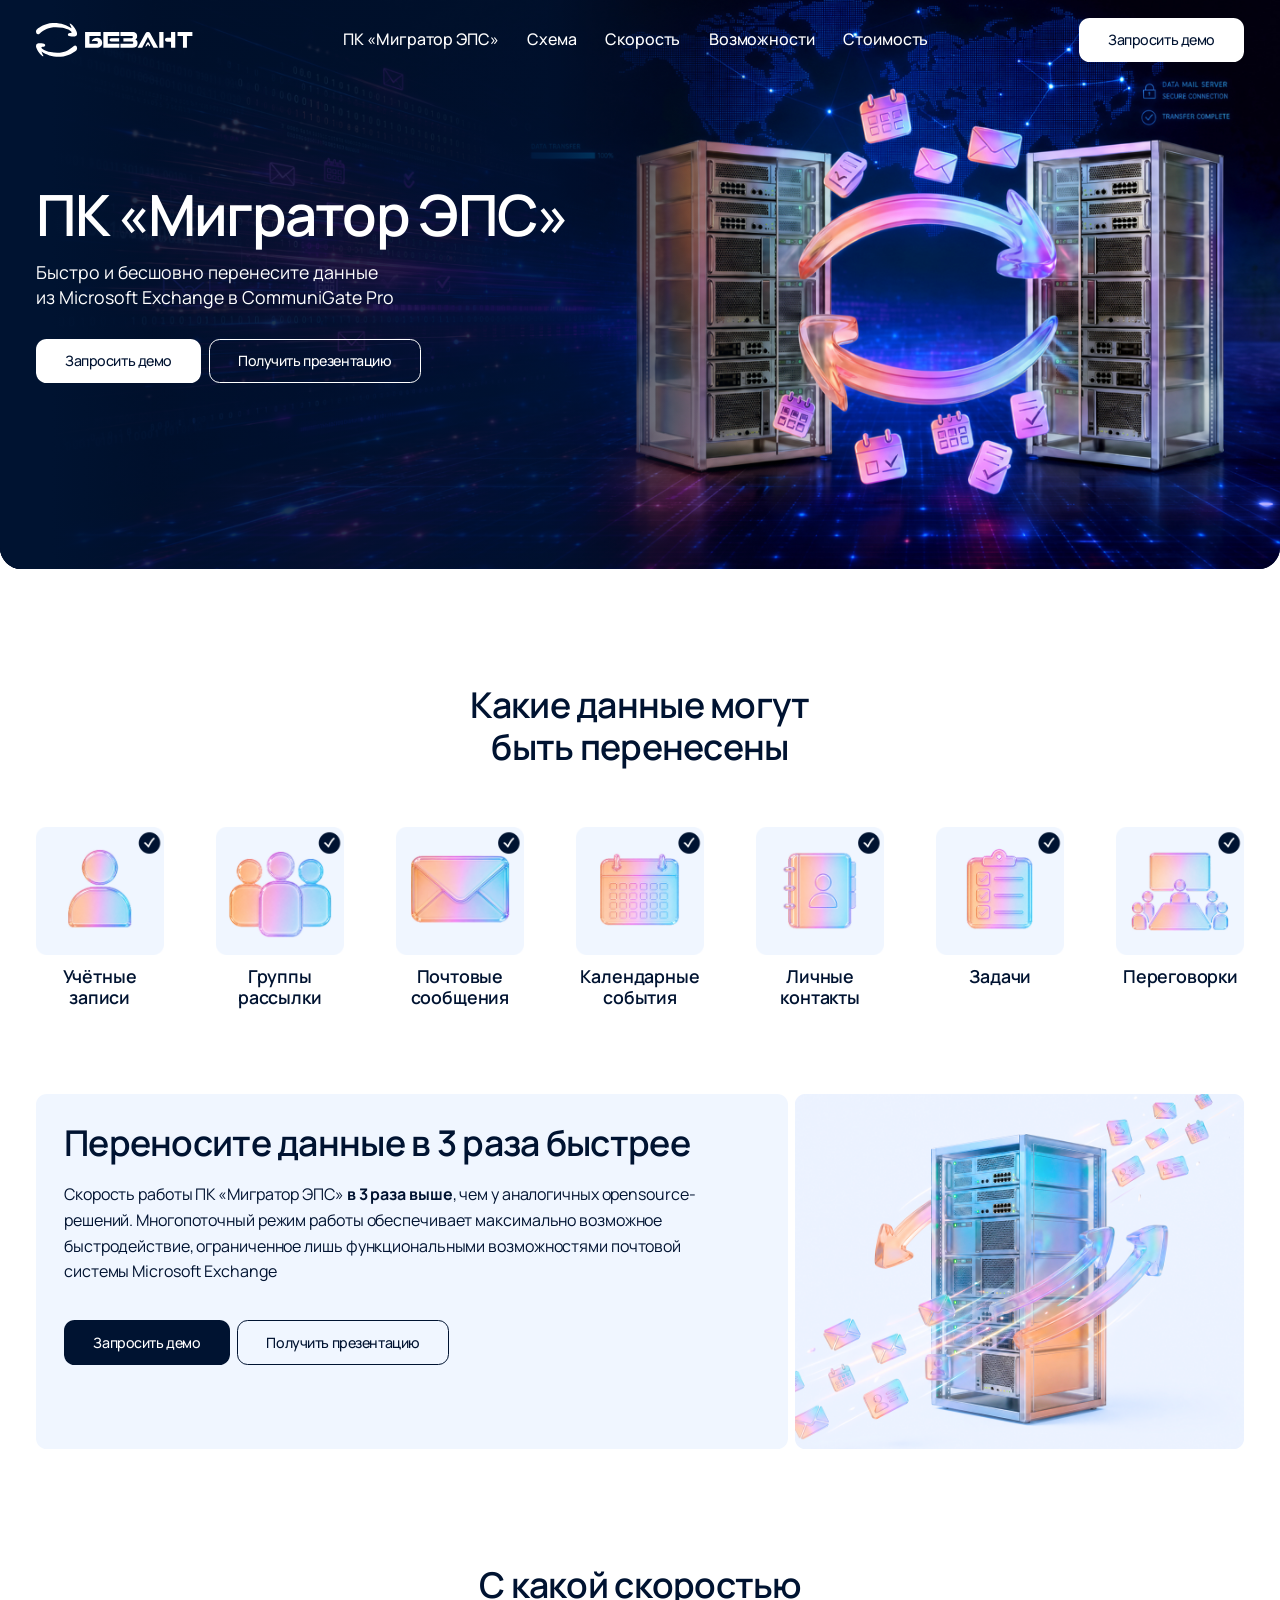
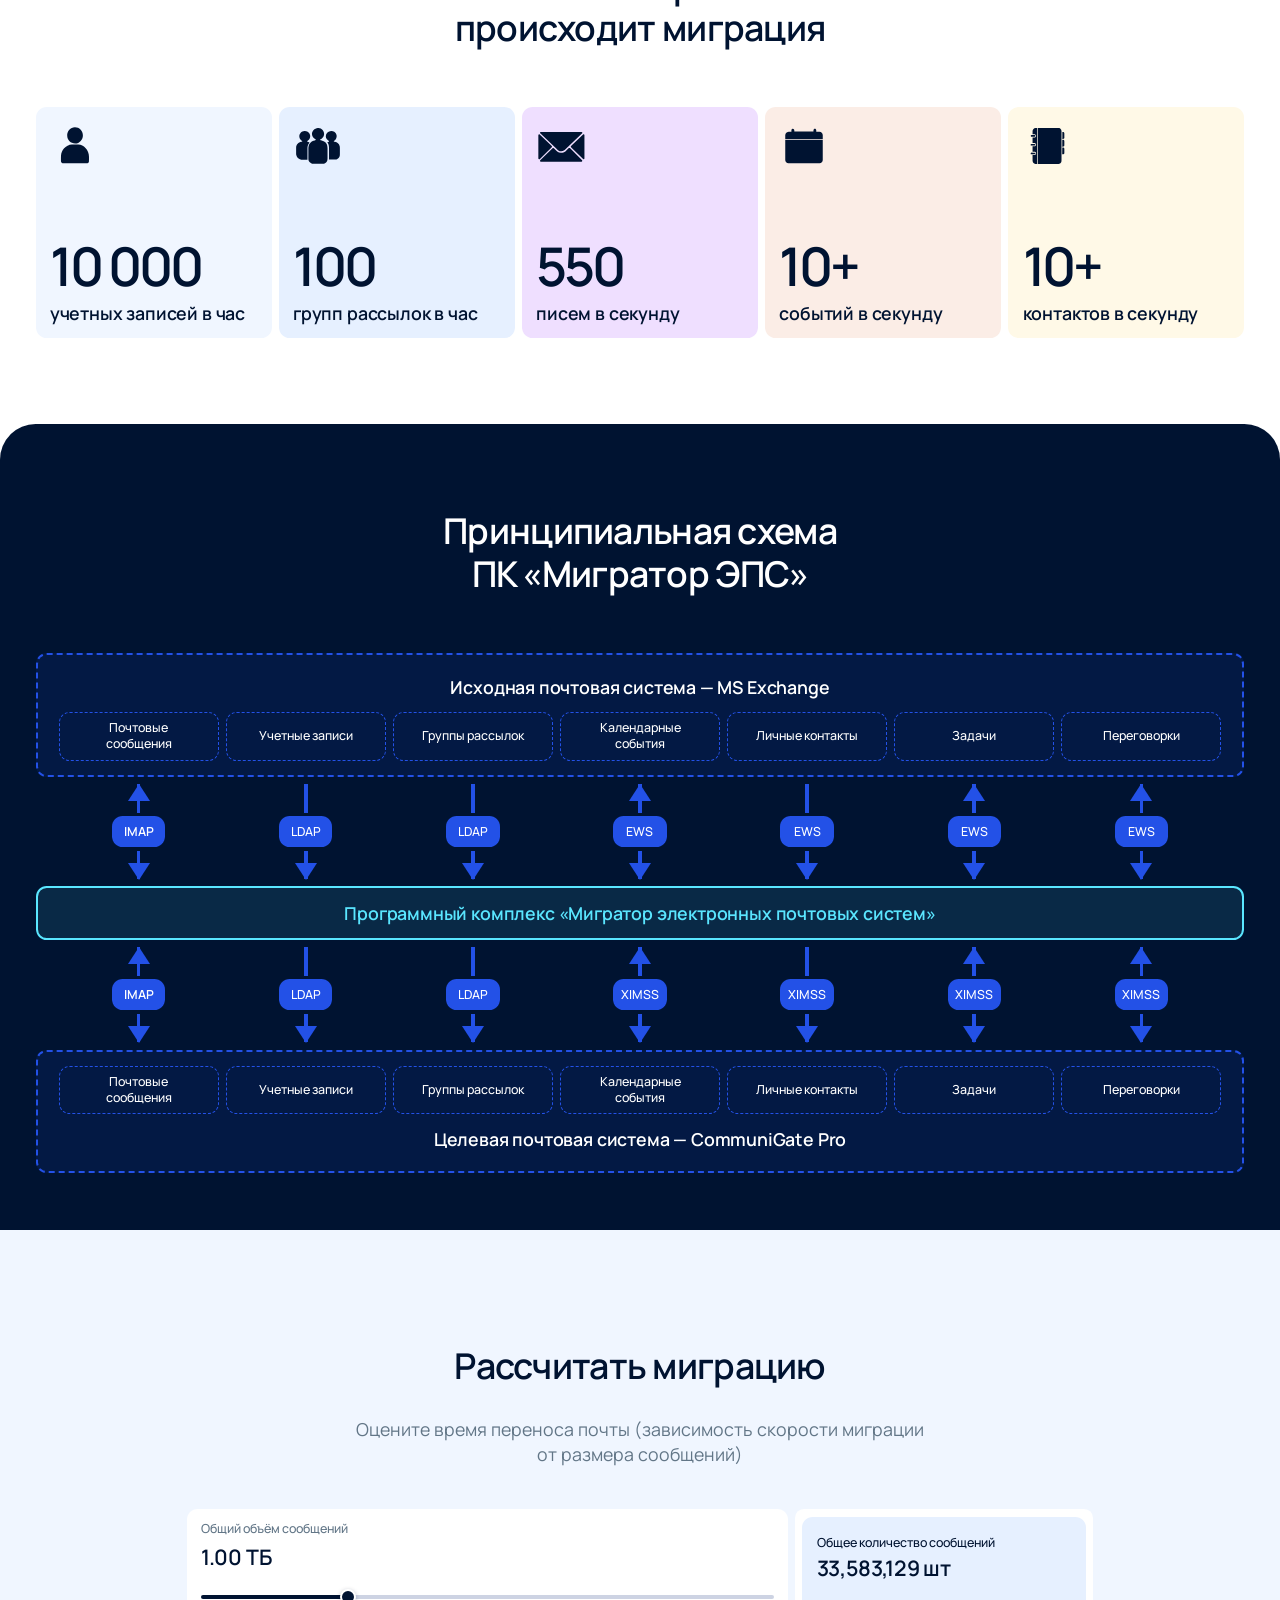
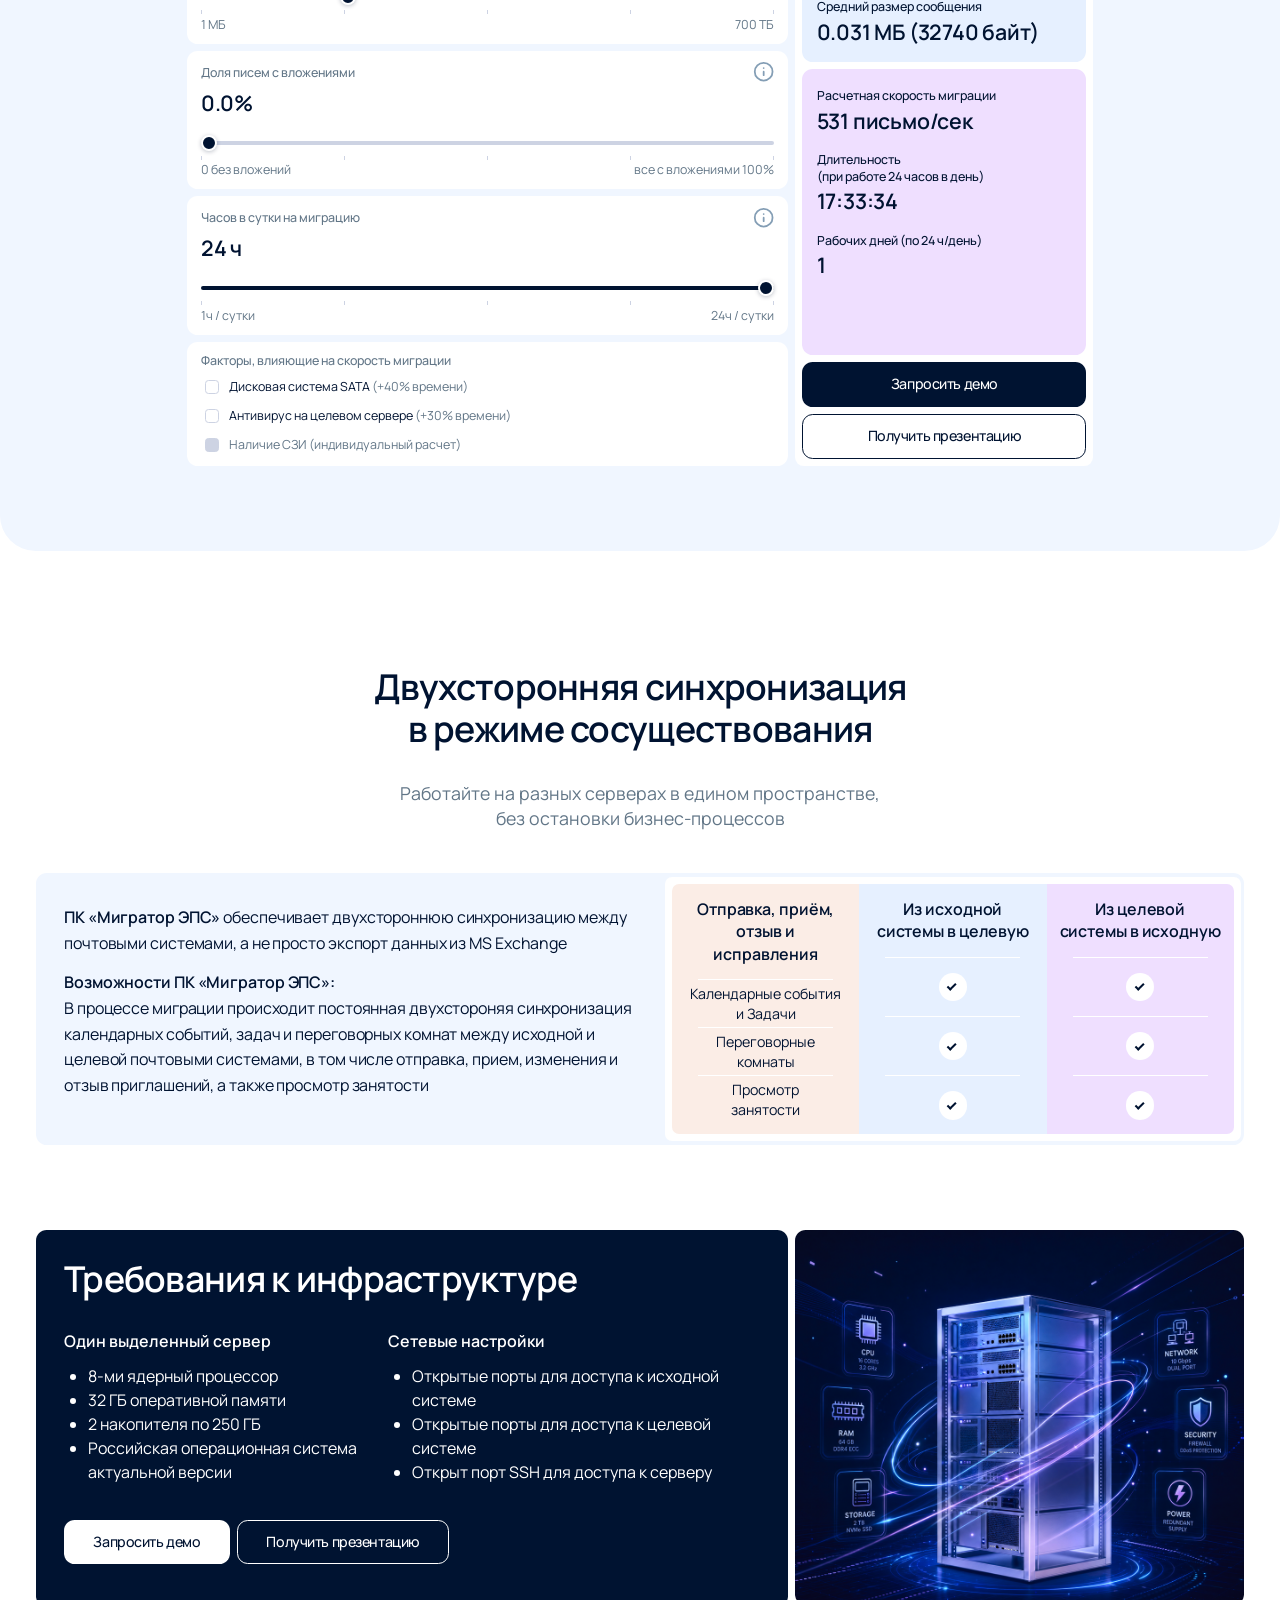
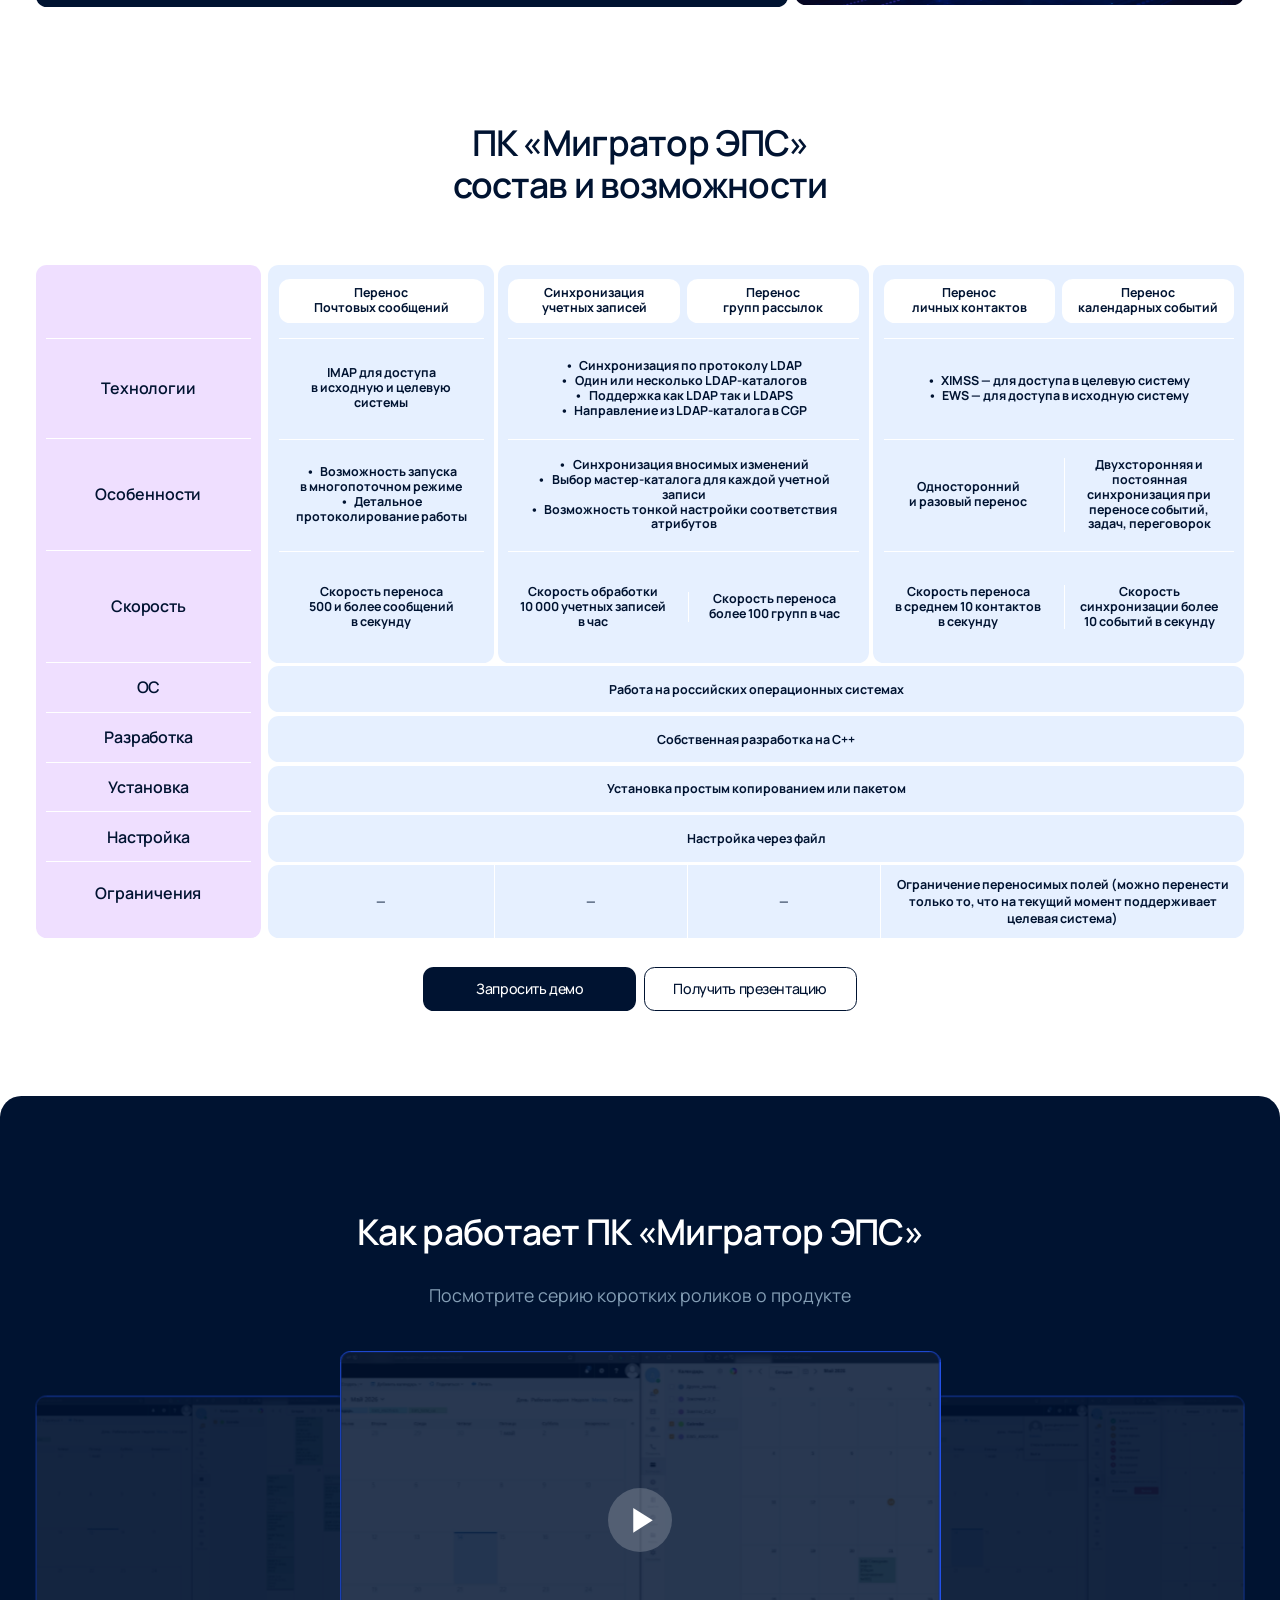
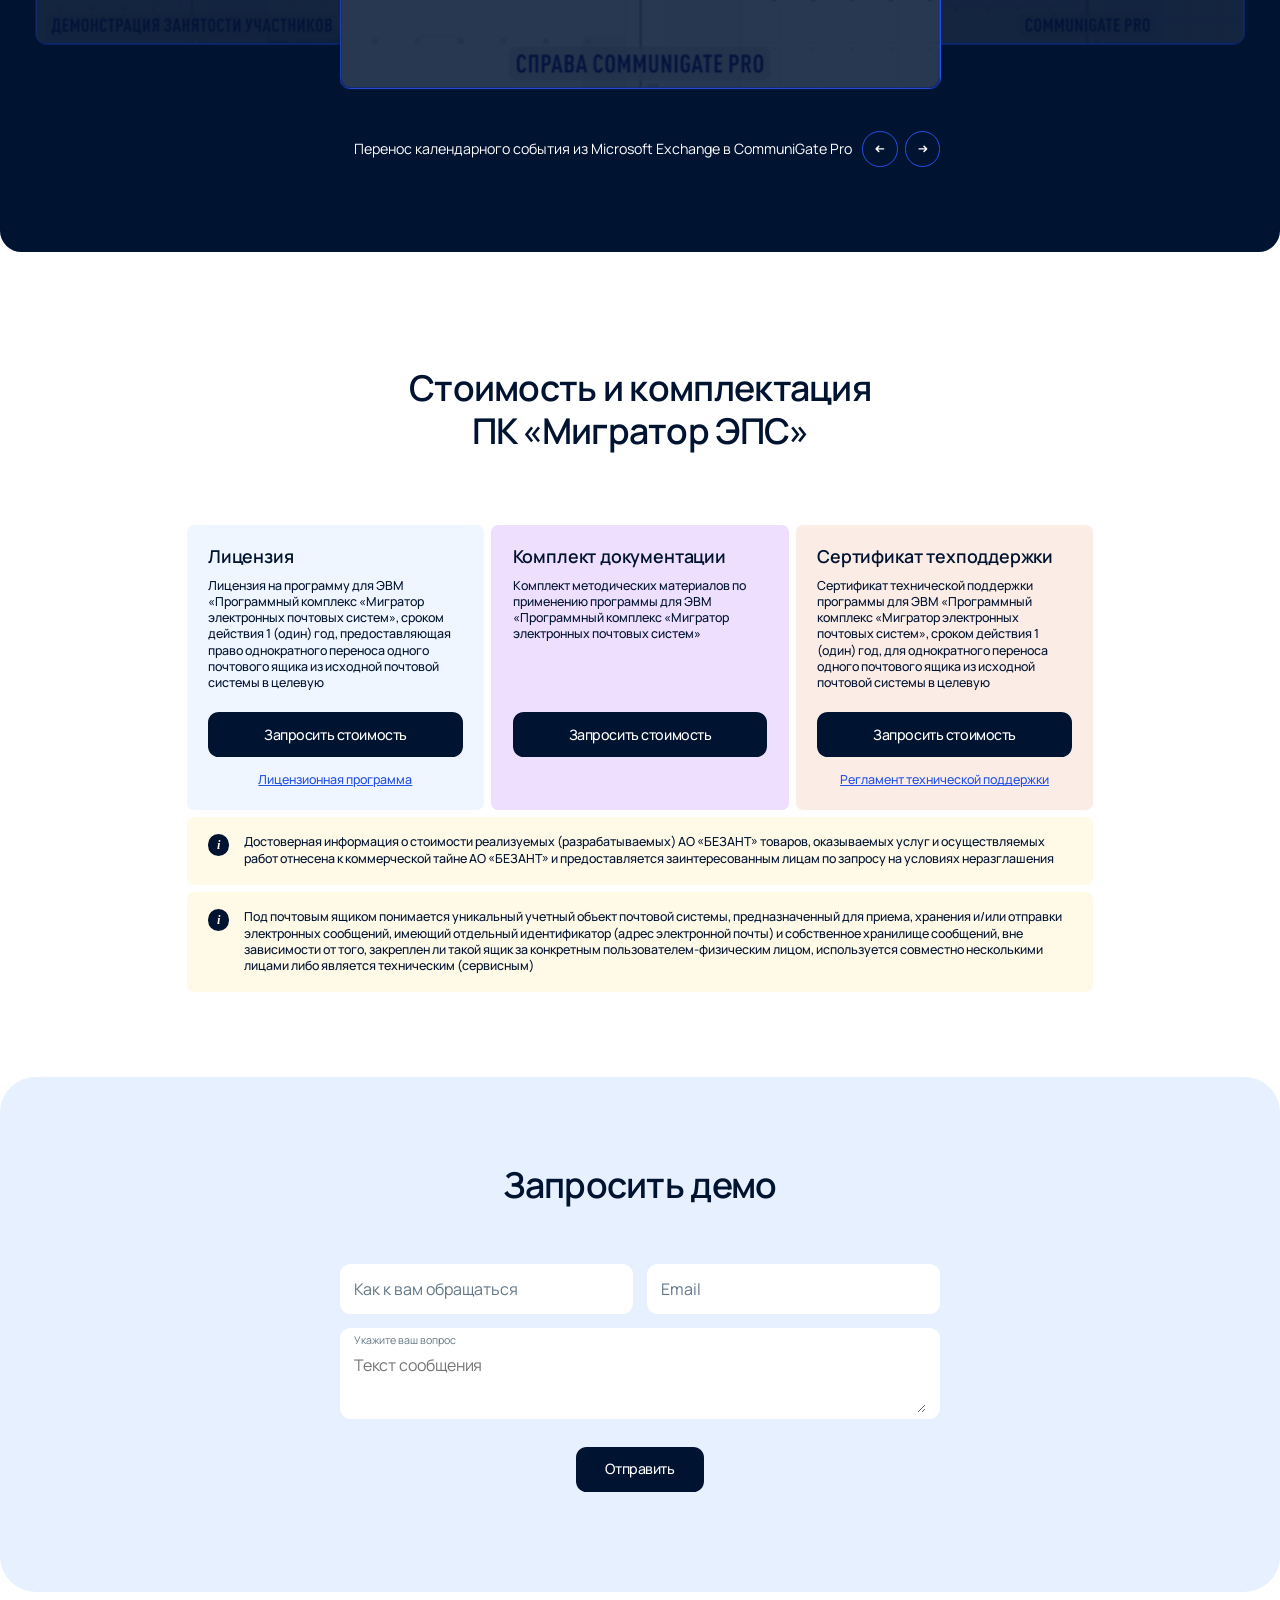
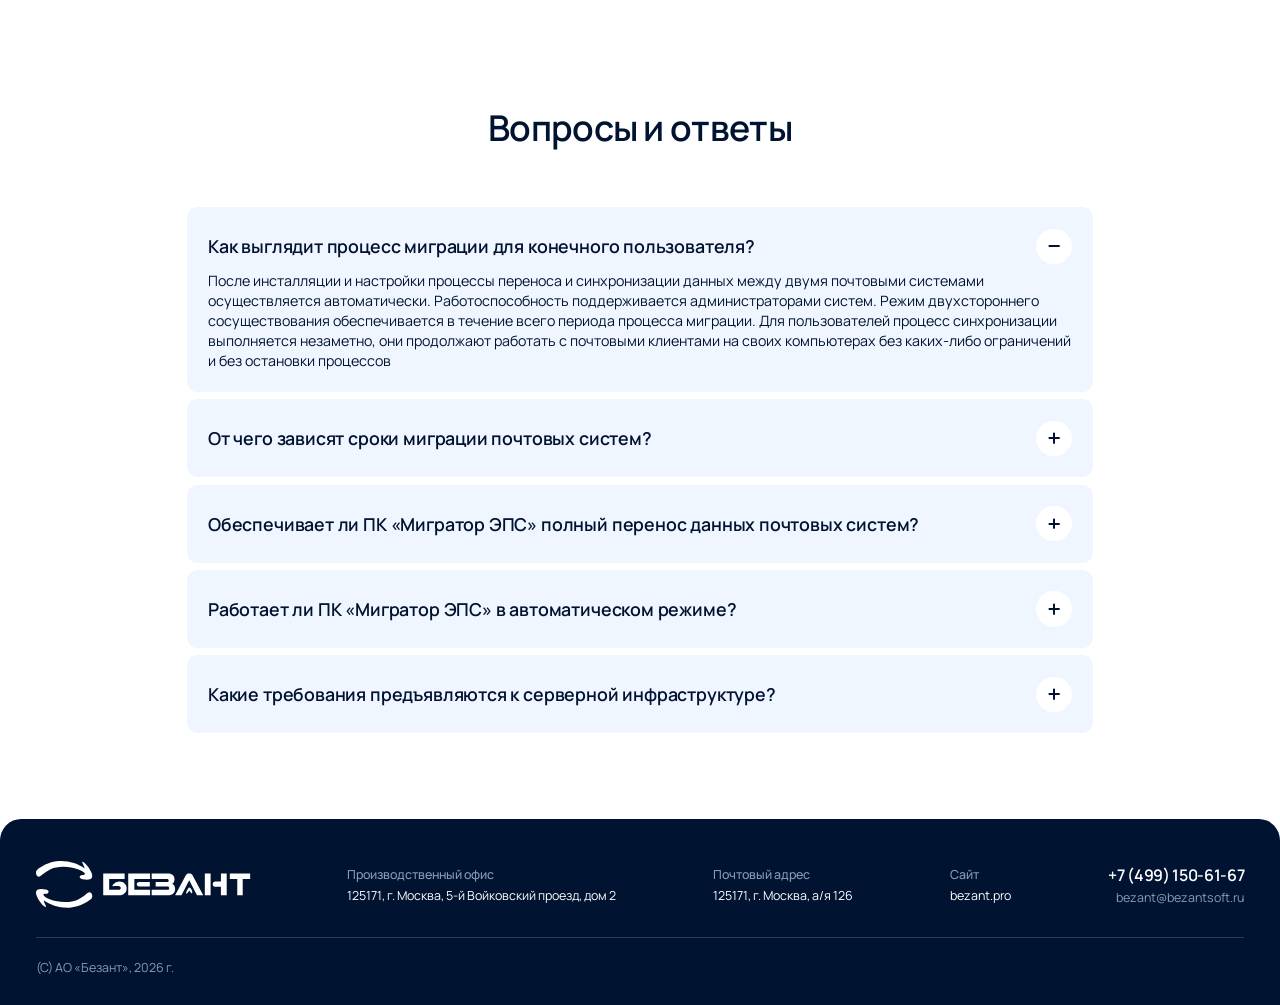
<file: index.html>
<!DOCTYPE html>
<html lang="ru">
<head>
<meta charset="UTF-8">
<meta name="viewport" content="width=device-width, initial-scale=1.0">
<title>ПК «Мигратор ЭПС» — миграция почты из Microsoft Exchange в CommuniGate Pro</title>

<link rel="preconnect" href="https://fonts.googleapis.com">
<link rel="preconnect" href="https://fonts.gstatic.com" crossorigin>
<link href="https://fonts.googleapis.com/css2?family=Manrope:wght@400;500;600;700&display=swap" rel="stylesheet">

<link rel="stylesheet" href="css/tokens.css">
<link rel="stylesheet" href="css/base.css">
<link rel="stylesheet" href="css/sections/header.css">
<link rel="stylesheet" href="css/sections/hero.css">
<link rel="stylesheet" href="css/sections/data.css">
<link rel="stylesheet" href="css/sections/utp.css">
<link rel="stylesheet" href="css/sections/speed.css">
<link rel="stylesheet" href="css/sections/graph.css">
<link rel="stylesheet" href="css/sections/calculator.css">
<link rel="stylesheet" href="css/sections/sync.css">
<link rel="stylesheet" href="css/sections/info.css">
<link rel="stylesheet" href="css/sections/table.css">
<link rel="stylesheet" href="css/sections/video.css">
<link rel="stylesheet" href="css/sections/cost.css">
<link rel="stylesheet" href="css/sections/form.css">
<link rel="stylesheet" href="css/sections/faq.css">
<link rel="stylesheet" href="css/sections/footer.css">
<link rel="stylesheet" href="css/mobile.css">
</head>
<body>

<header class="header">
  <a class="header__logo" href="#top" aria-label="Безант"><img class="header__logo-light" src="assets/icons/logo.svg" alt="Безант"><img class="header__logo-dark" src="assets/icons/logo-dark.svg" alt=""></a>
  <nav class="header__menu">
    <a href="#data">ПК «Мигратор ЭПС»</a>
    <a href="#graph">Схема</a>
    <a href="#speed">Скорость</a>
    <a href="#table">Возможности</a>
    <a href="#cost">Стоимость</a>
  </nav>
  <a class="btn btn--secondary" href="#form">Запросить демо</a>
</header>

<main id="top">

  <section class="hero section">
    <div class="hero__bg"><img src="assets/images/hero/hero-bg.png" alt=""></div>
    <div class="hero__content">
      <div class="hero__title">
        <h1>ПК «Мигратор ЭПС»</h1>
        <!-- Space before the <br> so the words stay separated when mobile.css
             hides the break and the line rewraps. -->
        <p>Быстро и бесшовно перенесите данные <br>из Microsoft Exchange в CommuniGate Pro</p>
      </div>
      <div class="hero__buttons">
        <a class="btn btn--secondary" href="#form">Запросить демо</a>
        <a class="btn btn--outline-inverse" href="#form">Получить презентацию</a>
      </div>
    </div>
  </section>

  <section class="data section" id="data">
    <h2 class="section-title">Какие данные могут<br>быть перенесены</h2>
    <div class="data__grid">
      <div class="data__item">
        <div class="data__icon"><img src="assets/images/data/icon-persons.png" alt="Учётные записи"></div>
        <p>Учётные<br>записи</p>
      </div>
      <div class="data__item">
        <div class="data__icon"><img src="assets/images/data/icon-group.png" alt="Группы рассылки"></div>
        <p>Группы<br>рассылки</p>
      </div>
      <div class="data__item">
        <div class="data__icon"><img src="assets/images/data/icon-mail.png" alt="Почтовые сообщения"></div>
        <p>Почтовые<br>сообщения</p>
      </div>
      <div class="data__item">
        <div class="data__icon"><img src="assets/images/data/icon-calendar.png" alt="Календарные события"></div>
        <p>Календарные<br>события</p>
      </div>
      <div class="data__item">
        <div class="data__icon"><img src="assets/images/data/icon-phonebook.png" alt="Личные контакты"></div>
        <p>Личные<br>контакты</p>
      </div>
      <div class="data__item">
        <div class="data__icon"><img src="assets/images/data/icon-tasks.png" alt="Задачи"></div>
        <p>Задачи</p>
      </div>
      <div class="data__item">
        <div class="data__icon"><img src="assets/images/data/icon-room.png" alt="Переговорки"></div>
        <p>Переговорки</p>
      </div>
    </div>
  </section>

  <section class="utp section">
    <div class="utp__text">
      <div>
        <h2>Переносите данные в 3 раза быстрее</h2>
        <p class="utp__body">Скорость работы ПК «Мигратор ЭПС» <strong>в 3 раза выше</strong>, чем у аналогичных opensource-решений. Многопоточный режим работы обеспечивает максимально возможное быстродействие, ограниченное лишь функциональными возможностями почтовой системы Microsoft Exchange</p>
      </div>
      <div class="utp__buttons">
        <a class="btn btn--primary" href="#form">Запросить демо</a>
        <a class="btn btn--outline" href="#form">Получить презентацию</a>
      </div>
    </div>
    <div class="utp__image"><img src="assets/images/utp/utp-server.png" alt=""></div>
  </section>

  <section class="speed section" id="speed">
    <h2 class="section-title">С какой скоростью<br>происходит миграция</h2>
    <div class="speed__grid">
      <div class="speed__card speed__card--blue-01">
        <div class="speed__card-inner">
          <img src="assets/icons/icon-speed-user.svg" alt="">
          <div class="speed__value">
            <p class="speed__number">10 000</p>
            <p class="speed__label">учетных записей в час</p>
          </div>
        </div>
      </div>
      <div class="speed__card speed__card--blue-02">
        <div class="speed__card-inner">
          <img src="assets/icons/icon-speed-persons.svg" alt="">
          <div class="speed__value">
            <p class="speed__number">100</p>
            <p class="speed__label">групп рассылок в час</p>
          </div>
        </div>
      </div>
      <div class="speed__card speed__card--purple">
        <div class="speed__card-inner">
          <img src="assets/icons/icon-speed-mail.svg" alt="">
          <div class="speed__value">
            <p class="speed__number">550</p>
            <p class="speed__label">писем в секунду</p>
          </div>
        </div>
      </div>
      <div class="speed__card speed__card--orange">
        <div class="speed__card-inner">
          <img src="assets/icons/icon-speed-calendar.svg" alt="">
          <div class="speed__value">
            <p class="speed__number">10+</p>
            <p class="speed__label">событий в секунду</p>
          </div>
        </div>
      </div>
      <div class="speed__card speed__card--yellow">
        <div class="speed__card-inner">
          <img src="assets/icons/icon-speed-phonebook.svg" alt="">
          <div class="speed__value">
            <p class="speed__number">10+</p>
            <p class="speed__label">контактов в секунду</p>
          </div>
        </div>
      </div>
    </div>
  </section>

  <section class="graph section" id="graph">
    <h2 class="section-title section-title--inverse">Принципиальная схема<br>ПК «Мигратор ЭПС»</h2>
    <div class="graph__diagram">
      <div class="graph__block">
        <p class="graph__block-title">Исходная почтовая система — <strong>MS Exchange</strong></p>
        <div class="graph__row">
          <div class="graph__item">Почтовые сообщения</div>
          <div class="graph__item">Учетные записи</div>
          <div class="graph__item">Группы рассылок</div>
          <div class="graph__item">Календарные события</div>
          <div class="graph__item">Личные контакты</div>
          <div class="graph__item">Задачи</div>
          <div class="graph__item">Переговорки</div>
        </div>
      </div>

      <div class="graph__connectors">
        <div class="graph__connector graph__connector--bidir"><div class="graph__connector-line graph__connector-line--top"></div><div class="graph__badge graph__badge--strong">IMAP</div><div class="graph__connector-line graph__connector-line--bottom"></div></div>
        <div class="graph__connector"><div class="graph__connector-line graph__connector-line--top"></div><div class="graph__badge">LDAP</div><div class="graph__connector-line graph__connector-line--bottom"></div></div>
        <div class="graph__connector"><div class="graph__connector-line graph__connector-line--top"></div><div class="graph__badge">LDAP</div><div class="graph__connector-line graph__connector-line--bottom"></div></div>
        <div class="graph__connector graph__connector--bidir"><div class="graph__connector-line graph__connector-line--top"></div><div class="graph__badge">EWS</div><div class="graph__connector-line graph__connector-line--bottom"></div></div>
        <div class="graph__connector"><div class="graph__connector-line graph__connector-line--top"></div><div class="graph__badge">EWS</div><div class="graph__connector-line graph__connector-line--bottom"></div></div>
        <div class="graph__connector graph__connector--bidir"><div class="graph__connector-line graph__connector-line--top"></div><div class="graph__badge">EWS</div><div class="graph__connector-line graph__connector-line--bottom"></div></div>
        <div class="graph__connector graph__connector--bidir"><div class="graph__connector-line graph__connector-line--top"></div><div class="graph__badge">EWS</div><div class="graph__connector-line graph__connector-line--bottom"></div></div>
      </div>

      <div class="graph__core">
        <p class="graph__core-title">Программный комплекс «Мигратор электронных почтовых систем»</p>
      </div>

      <div class="graph__connectors">
        <div class="graph__connector graph__connector--bidir"><div class="graph__connector-line graph__connector-line--top"></div><div class="graph__badge graph__badge--strong">IMAP</div><div class="graph__connector-line graph__connector-line--bottom"></div></div>
        <div class="graph__connector"><div class="graph__connector-line graph__connector-line--top"></div><div class="graph__badge">LDAP</div><div class="graph__connector-line graph__connector-line--bottom"></div></div>
        <div class="graph__connector"><div class="graph__connector-line graph__connector-line--top"></div><div class="graph__badge">LDAP</div><div class="graph__connector-line graph__connector-line--bottom"></div></div>
        <div class="graph__connector graph__connector--bidir"><div class="graph__connector-line graph__connector-line--top"></div><div class="graph__badge">XIMSS</div><div class="graph__connector-line graph__connector-line--bottom"></div></div>
        <div class="graph__connector"><div class="graph__connector-line graph__connector-line--top"></div><div class="graph__badge">XIMSS</div><div class="graph__connector-line graph__connector-line--bottom"></div></div>
        <div class="graph__connector graph__connector--bidir"><div class="graph__connector-line graph__connector-line--top"></div><div class="graph__badge">XIMSS</div><div class="graph__connector-line graph__connector-line--bottom"></div></div>
        <div class="graph__connector graph__connector--bidir"><div class="graph__connector-line graph__connector-line--top"></div><div class="graph__badge">XIMSS</div><div class="graph__connector-line graph__connector-line--bottom"></div></div>
      </div>

      <div class="graph__block graph__block--reverse">
        <div class="graph__row">
          <div class="graph__item">Почтовые сообщения</div>
          <div class="graph__item">Учетные записи</div>
          <div class="graph__item">Группы рассылок</div>
          <div class="graph__item">Календарные события</div>
          <div class="graph__item">Личные контакты</div>
          <div class="graph__item">Задачи</div>
          <div class="graph__item">Переговорки</div>
        </div>
        <p class="graph__block-title">Целевая почтовая система — <strong>CommuniGate Pro</strong></p>
      </div>
    </div>

    <!-- Mobile-only CTA (Figma 726:1384). The 1440 frame has no button here.
         The mobile diagram drops the per-data-type columns, so this opens the
         full scheme (Figma 739:1012) fit to the screen in its own tab. -->
    <a class="btn btn--secondary graph__cta" href="graph.html" target="_blank" rel="noopener">Смотреть схему</a>
  </section>

  <section class="calculator section" id="calculator">
    <div class="section-heading">
      <h2 class="section-title">Рассчитать миграцию</h2>
      <p class="section-lead">Оцените время переноса почты (зависимость скорости миграции от размера сообщений)</p>
    </div>

    <div class="calc">
      <div class="calc__left">

        <div class="calc__cell">
          <div class="calc__cell-title"><span>Общий объём сообщений</span></div>
          <p class="calc__cell-value" id="volumeDisplay">1.00 МБ</p>
          <!-- Mobile swaps the read-only readout above for this typeable field
               (Figma 724:817). js/calculator-field.js keeps the two in sync and
               maps a typed value back onto the slider. -->
          <span class="calc__field" data-field="volume">
            <input class="calc__field-input" id="volumeInput" type="text" inputmode="decimal" autocomplete="off" aria-label="Общий объём сообщений">
            <span class="calc__field-unit" id="volumeUnit"></span>
          </span>
          <div class="calc__range">
            <input type="range" id="volumeSlider" min="0" max="100" step="0.01" value="0">
            <div class="calc__range-ticks"><span></span><span></span><span></span><span></span><span></span></div>
            <div class="calc__range-labels"><span>1 МБ</span><span>700 ТБ</span></div>
          </div>
        </div>

        <div class="calc__cell">
          <div class="calc__cell-title">
            <span>Доля писем с вложениями</span>
            <span class="tooltip calc__tip" tabindex="0"><svg viewBox="0 0 24 24" fill="none" xmlns="http://www.w3.org/2000/svg" aria-hidden="true"><circle cx="12" cy="12" r="10" stroke="currentColor" stroke-width="2"/><path fill-rule="evenodd" clip-rule="evenodd" d="M11 8C11 7.44772 11.4477 7 12 7H12.01C12.5623 7 13.01 7.44772 13.01 8C13.01 8.55228 12.5623 9 12.01 9H12C11.4477 9 11 8.55228 11 8ZM12 11C12.5523 11 13 11.4477 13 12V16C13 16.5523 12.5523 17 12 17C11.4477 17 11 16.5523 11 16V12C11 11.4477 11.4477 11 12 11Z" fill="currentColor"/></svg>
              <span class="tooltip__bubble">Для расчёта принят средний условный размер сообщений:<br>• Без вложений: 32 КБ (0,0312 МБ)<br>• С вложениями: 1,5 МБ (1,449 МБ)</span>
            </span>
          </div>
          <p class="calc__cell-value" id="ratioDisplay">0.0%</p>
          <span class="calc__field" data-field="ratio">
            <input class="calc__field-input" id="ratioInput" type="text" inputmode="decimal" autocomplete="off" aria-label="Доля писем с вложениями">
            <span class="calc__field-unit" id="ratioUnit"></span>
          </span>
          <div class="calc__range">
            <input type="range" id="ratioSlider" min="0" max="100" step="0.1" value="0">
            <div class="calc__range-ticks"><span></span><span></span><span></span><span></span><span></span></div>
            <div class="calc__range-labels"><span>0 без вложений</span><span>все с вложениями 100%</span></div>
          </div>
        </div>

        <div class="calc__cell">
          <div class="calc__cell-title">
            <span>Часов в сутки на миграцию</span>
            <span class="tooltip calc__tip" tabindex="0"><svg viewBox="0 0 24 24" fill="none" xmlns="http://www.w3.org/2000/svg" aria-hidden="true"><circle cx="12" cy="12" r="10" stroke="currentColor" stroke-width="2"/><path fill-rule="evenodd" clip-rule="evenodd" d="M11 8C11 7.44772 11.4477 7 12 7H12.01C12.5623 7 13.01 7.44772 13.01 8C13.01 8.55228 12.5623 9 12.01 9H12C11.4477 9 11 8.55228 11 8ZM12 11C12.5523 11 13 11.4477 13 12V16C13 16.5523 12.5523 17 12 17C11.4477 17 11 16.5523 11 16V12C11 11.4477 11.4477 11 12 11Z" fill="currentColor"/></svg>
              <span class="tooltip__bubble">По умолчанию миграция идёт 24 часа в сутки. При сокращении рабочих часов общее календарное время увеличивается пропорционально.</span>
            </span>
          </div>
          <p class="calc__cell-value" id="hoursPerDayDisplay">24 ч</p>
          <span class="calc__field" data-field="hours">
            <input class="calc__field-input" id="hoursPerDayInput" type="text" inputmode="numeric" autocomplete="off" aria-label="Часов в сутки на миграцию">
            <span class="calc__field-unit" id="hoursPerDayUnit"></span>
          </span>
          <div class="calc__range">
            <input type="range" id="hoursPerDaySlider" min="1" max="24" step="1" value="24">
            <div class="calc__range-ticks"><span></span><span></span><span></span><span></span><span></span></div>
            <div class="calc__range-labels"><span>1ч / сутки</span><span>24ч / сутки</span></div>
          </div>
        </div>

        <div class="calc__cell">
          <p class="calc__factors-title">Факторы, влияющие на скорость миграции</p>
          <div class="calc__factors-list">
            <label class="checkbox">
              <input type="checkbox" id="factorSATA">
              <span><span class="checkbox__accent">Дисковая система SATA</span> <span class="checkbox__note">(+40% времени)</span></span>
            </label>
            <label class="checkbox">
              <input type="checkbox" id="factorAntivirus">
              <span><span class="checkbox__accent">Антивирус на целевом сервере</span> <span class="checkbox__note">(+30% времени)</span></span>
            </label>
            <label class="checkbox checkbox--disabled">
              <input type="checkbox" id="factorSZI" disabled>
              <span>Наличие СЗИ (индивидуальный расчет)</span>
            </label>
          </div>
        </div>

      </div>

      <div class="calc__right">
        <div class="calc__panel calc__panel--blue">
          <div class="calc__panel-item">
            <p>Общее количество сообщений</p>
            <p id="totalCountInfo">— шт</p>
          </div>
          <div class="calc__panel-item">
            <p>Средний размер сообщения</p>
            <p id="avgSizeInfo">— МБ</p>
          </div>
        </div>
        <div class="calc__panel calc__panel--purple">
          <div class="calc__panel-item">
            <p>Расчетная скорость миграции</p>
            <p id="migrationSpeed">0 <span class="unit">писем/сек</span></p>
          </div>
          <div class="calc__panel-item">
            <p id="durationLabel">Длительность<br>(при работе 24 часа в день)</p>
            <p id="migrationTime">00:00:00</p>
          </div>
          <div class="calc__panel-item">
            <p id="workDaysLabel">Рабочих дней (по 24 ч/день)</p>
            <p id="workDaysValue">0</p>
          </div>
        </div>
        <div class="calc__buttons">
          <a class="btn btn--primary btn--block" href="#form">Запросить демо</a>
          <a class="btn btn--outline btn--block" href="#form">Получить презентацию</a>
        </div>
      </div>
    </div>
  </section>

  <section class="sync section">
    <div class="sync__title">
      <h2 class="section-title">Двухсторонняя синхронизация<br>в режиме сосуществования</h2>
      <p class="section-lead">Работайте на разных серверах в едином пространстве,<br>без остановки бизнес-процессов</p>
    </div>
    <div class="sync__card">
      <div class="sync__text">
        <p><strong>ПК «Мигратор ЭПС»</strong> обеспечивает двухстороннюю синхронизацию между почтовыми системами, а не просто экспорт данных из MS Exchange</p>
        <p><strong>Возможности ПК «Мигратор ЭПС»:</strong><br>В процессе миграции происходит постоянная двухстороняя синхронизация календарных событий, задач и переговорных комнат между исходной и целевой почтовыми системами, в том числе отправка, прием, изменения и отзыв приглашений, а также просмотр занятости</p>
      </div>
      <div class="sync__table">
        <div class="sync__col sync__col--orange">
          <p class="sync__col-title">Отправка, приём, отзыв и исправления</p>
          <div class="sync__col-rows">
            <div class="sync__divider"></div>
            <p class="sync__row-label">Календарные события<br>и Задачи</p>
            <div class="sync__divider"></div>
            <p class="sync__row-label">Переговорные<br>комнаты</p>
            <div class="sync__divider"></div>
            <p class="sync__row-label">Просмотр<br>занятости</p>
          </div>
        </div>
        <div class="sync__col sync__col--blue">
          <p class="sync__col-title">Из исходной<br>системы в целевую</p>
          <div class="sync__col-rows">
            <div class="sync__divider"></div>
            <div class="sync__check"></div>
            <div class="sync__divider"></div>
            <div class="sync__check"></div>
            <div class="sync__divider"></div>
            <div class="sync__check"></div>
          </div>
        </div>
        <!-- Mobile repeats the row-label column so the table can break into two
             stacked 2-column tables (Figma 739:963 / 739:984). Hidden on desktop. -->
        <div class="sync__col sync__col--orange sync__col--repeat">
          <p class="sync__col-title">Отправка, приём, отзыв и исправления</p>
          <div class="sync__col-rows">
            <div class="sync__divider"></div>
            <p class="sync__row-label">Календарные события<br>и Задачи</p>
            <div class="sync__divider"></div>
            <p class="sync__row-label">Переговорные<br>комнаты</p>
            <div class="sync__divider"></div>
            <p class="sync__row-label">Просмотр<br>занятости</p>
          </div>
        </div>
        <div class="sync__col sync__col--purple">
          <p class="sync__col-title">Из целевой<br>системы в исходную</p>
          <div class="sync__col-rows">
            <div class="sync__divider"></div>
            <div class="sync__check"></div>
            <div class="sync__divider"></div>
            <div class="sync__check"></div>
            <div class="sync__divider"></div>
            <div class="sync__check"></div>
          </div>
        </div>
      </div>
    </div>
  </section>

  <section class="info section">
    <div class="info__text">
      <div class="info__content">
        <h2>Требования к инфраструктуре</h2>
        <div class="info__columns">
          <div class="info__col">
            <p class="info__col-title">Один выделенный сервер</p>
            <ul>
              <li>8-ми ядерный процессор</li>
              <li>32 ГБ оперативной памяти</li>
              <li>2 накопителя по 250 ГБ</li>
              <li>Российская операционная система актуальной версии</li>
            </ul>
          </div>
          <div class="info__col">
            <p class="info__col-title">Сетевые настройки</p>
            <ul>
              <li>Открытые порты для доступа к исходной системе</li>
              <li>Открытые порты для доступа к целевой системе</li>
              <li>Открыт порт SSH для доступа к серверу</li>
            </ul>
          </div>
        </div>
      </div>
      <div class="info__buttons">
        <a class="btn btn--secondary" href="#form">Запросить демо</a>
        <a class="btn btn--outline-inverse" href="#form">Получить презентацию</a>
      </div>
    </div>
    <div class="info__image"><img src="assets/images/info/info-server.png" alt=""></div>
  </section>

  <section class="table-section section" id="table">
    <h2 class="section-title">ПК «Мигратор ЭПС»<br>состав и возможности</h2>

    <div class="table__wrap">
      <div class="table__labels">
        <div class="table__labels-spacer"></div>
        <div class="table__label-rows">
          <div class="table__label-row" style="height:100px">Технологии</div>
          <div class="table__label-row" style="height:112px">Особенности</div>
          <div class="table__label-row" style="height:112px">Скорость</div>
          <div class="table__label-row table__label-row--fill">ОС</div>
          <div class="table__label-row table__label-row--fill">Разработка</div>
          <div class="table__label-row table__label-row--fill">Установка</div>
          <div class="table__label-row table__label-row--fill">Настройка</div>
          <div class="table__label-row table__label-row--fill table__label-row--wide">Ограничения</div>
        </div>
      </div>

      <div class="table__values">
        <div class="table__groups">
          <div class="table__group table__group--single">
            <div class="table__group-head">
              <div class="data-table__head-pill">Перенос<br>Почтовых сообщений</div>
            </div>
            <div class="table__group-body">
              <div class="table__group-row" style="height:100px">IMAP для доступа<br>в исходную и целевую системы</div>
              <div class="table__group-row" style="height:112px">
                <ul>
                  <li>Возможность запуска<br>в многопоточном режиме</li>
                  <li>Детальное протоколирование работы</li>
                </ul>
              </div>
              <div class="table__group-row" style="height:112px">Скорость переноса<br>500 и более сообщений<br>в секунду</div>
            </div>
          </div>

          <div class="table__group table__group--double">
            <div class="table__group-head">
              <div class="data-table__head-pill">Синхронизация<br>учетных записей</div>
              <div class="data-table__head-pill">Перенос<br>групп рассылок</div>
            </div>
            <div class="table__group-body">
              <div class="table__group-row" style="height:100px">
                <ul>
                  <li>Синхронизация по протоколу LDAP</li>
                  <li>Один или несколько LDAP-каталогов</li>
                  <li>Поддержка как LDAP так и LDAPS</li>
                  <li>Направление из LDAP-каталога в CGP</li>
                </ul>
              </div>
              <div class="table__group-row" style="height:112px">
                <ul>
                  <li>Синхронизация вносимых изменений</li>
                  <li>Выбор мастер-каталога для каждой учетной записи</li>
                  <li>Возможность тонкой настройки соответствия атрибутов</li>
                </ul>
              </div>
              <div class="table__group-row table__group-row--split" style="height:112px">
                <div>Скорость обработки<br>10 000 учетных записей в час</div>
                <div>Скорость переноса<br>более 100 групп в час</div>
              </div>
            </div>
          </div>

          <div class="table__group table__group--double">
            <div class="table__group-head">
              <div class="data-table__head-pill">Перенос<br>личных контактов</div>
              <div class="data-table__head-pill">Перенос<br>календарных событий</div>
            </div>
            <div class="table__group-body">
              <div class="table__group-row" style="height:100px">
                <ul>
                  <li>XIMSS — для доступа в целевую систему</li>
                  <li>EWS — для доступа в исходную систему</li>
                </ul>
              </div>
              <div class="table__group-row table__group-row--split" style="height:112px">
                <div>Односторонний<br>и разовый перенос</div>
                <div>Двухсторонняя и постоянная синхронизация при переносе событий, задач, переговорок</div>
              </div>
              <div class="table__group-row table__group-row--split" style="height:112px">
                <div>Скорость переноса<br>в среднем 10 контактов в секунду</div>
                <div>Скорость синхронизации более 10 событий в секунду</div>
              </div>
            </div>
          </div>
        </div>

        <div class="table__bar">Работа на российских операционных системах</div>
        <div class="table__bar">Собственная разработка на C++</div>
        <div class="table__bar">Установка простым копированием или пакетом</div>
        <div class="table__bar">Настройка через файл</div>

        <div class="table__bar table__bar--restrictions">
          <!-- Three separate dashes, then one cell spanning личные контакты +
               календарные события — both carry the restriction. The first cell
               is the fixed-width single group, so each dash lands under its own
               column head. -->
          <div class="table__bar-cols">
            <div class="is-muted is-single">—</div>
            <div class="is-muted">—</div>
            <div class="is-muted">—</div>
            <div class="span-2">Ограничение переносимых полей (можно перенести только то, что на текущий момент поддерживает целевая система)</div>
          </div>
        </div>
      </div>
    </div>

      <!-- Mobile only (Figma 770:1826): one module column at a time beside a
           repeated label column, stepped with the arrows in each head. The
           desktop table above shares cells across two modules at once, so it
           cannot be reflowed into this shape — the content is restated here. -->
      <div class="table__modules" id="tableModules">
        <article class="table__module is-active" data-index="0">
          <div class="table__module-grid">
            <div class="table__module-label table__module-label--head"></div>
            <div class="table__module-head">
              <button class="table__module-nav" type="button" data-dir="-1" aria-label="Предыдущий модуль">
                <svg viewBox="0 0 24 24" fill="none" aria-hidden="true"><path d="M17 12H7M10.5 8.5L7 12L10.5 15.5" stroke="currentColor" stroke-width="2" stroke-linecap="round" stroke-linejoin="round"/></svg>
              </button>
              <p class="table__module-name">Перенос<br>Почтовых сообщений</p>
              <button class="table__module-nav" type="button" data-dir="1" aria-label="Следующий модуль">
                <svg viewBox="0 0 24 24" fill="none" aria-hidden="true"><path d="M7 12H17M13.5 8.5L17 12L13.5 15.5" stroke="currentColor" stroke-width="2" stroke-linecap="round" stroke-linejoin="round"/></svg>
              </button>
            </div>
            <div class="table__module-label">Технологии</div>
            <div class="table__module-cell">
              IMAP для доступа<br>в исходную и целевую системы
            </div>
            <div class="table__module-label">Особенности</div>
            <div class="table__module-cell">
              <ul>
                <li>Возможность запуска<br>в многопоточном режиме</li>
                <li>Детальное протоколирование работы</li>
              </ul>
            </div>
            <div class="table__module-label">Скорость</div>
            <div class="table__module-cell">
              Скорость переноса<br>500 и более сообщений<br>в секунду
            </div>
            <div class="table__module-label">ОС</div>
            <div class="table__module-cell table__module-cell--bar">
              Работа на российских операционных системах
            </div>
            <div class="table__module-label">Разработка</div>
            <div class="table__module-cell table__module-cell--bar">
              Собственная разработка на C++
            </div>
            <div class="table__module-label">Установка</div>
            <div class="table__module-cell table__module-cell--bar">
              Установка простым копированием или пакетом
            </div>
            <div class="table__module-label">Настройка</div>
            <div class="table__module-cell table__module-cell--bar">
              Настройка через файл
            </div>
            <div class="table__module-label">Ограничения</div>
            <div class="table__module-cell table__module-cell--bar">
              —
            </div>
          </div>
        </article>
        <article class="table__module" data-index="1">
          <div class="table__module-grid">
            <div class="table__module-label table__module-label--head"></div>
            <div class="table__module-head">
              <button class="table__module-nav" type="button" data-dir="-1" aria-label="Предыдущий модуль">
                <svg viewBox="0 0 24 24" fill="none" aria-hidden="true"><path d="M17 12H7M10.5 8.5L7 12L10.5 15.5" stroke="currentColor" stroke-width="2" stroke-linecap="round" stroke-linejoin="round"/></svg>
              </button>
              <p class="table__module-name">Синхронизация<br>учетных записей</p>
              <button class="table__module-nav" type="button" data-dir="1" aria-label="Следующий модуль">
                <svg viewBox="0 0 24 24" fill="none" aria-hidden="true"><path d="M7 12H17M13.5 8.5L17 12L13.5 15.5" stroke="currentColor" stroke-width="2" stroke-linecap="round" stroke-linejoin="round"/></svg>
              </button>
            </div>
            <div class="table__module-label">Технологии</div>
            <div class="table__module-cell">
              <ul>
                <li>Синхронизация по протоколу LDAP</li>
                <li>Один или несколько LDAP-каталогов</li>
                <li>Поддержка как LDAP так и LDAPS</li>
                <li>Направление из LDAP-каталога в CGP</li>
              </ul>
            </div>
            <div class="table__module-label">Особенности</div>
            <div class="table__module-cell">
              <ul>
                <li>Синхронизация вносимых изменений</li>
                <li>Выбор мастер-каталога для каждой учетной записи</li>
                <li>Возможность тонкой настройки соответствия атрибутов</li>
              </ul>
            </div>
            <div class="table__module-label">Скорость</div>
            <div class="table__module-cell">
              Скорость обработки<br>10 000 учетных записей<br>в час
            </div>
            <div class="table__module-label">ОС</div>
            <div class="table__module-cell table__module-cell--bar">
              Работа на российских операционных системах
            </div>
            <div class="table__module-label">Разработка</div>
            <div class="table__module-cell table__module-cell--bar">
              Собственная разработка на C++
            </div>
            <div class="table__module-label">Установка</div>
            <div class="table__module-cell table__module-cell--bar">
              Установка простым копированием или пакетом
            </div>
            <div class="table__module-label">Настройка</div>
            <div class="table__module-cell table__module-cell--bar">
              Настройка через файл
            </div>
            <div class="table__module-label">Ограничения</div>
            <div class="table__module-cell table__module-cell--bar">
              —
            </div>
          </div>
        </article>
        <article class="table__module" data-index="2">
          <div class="table__module-grid">
            <div class="table__module-label table__module-label--head"></div>
            <div class="table__module-head">
              <button class="table__module-nav" type="button" data-dir="-1" aria-label="Предыдущий модуль">
                <svg viewBox="0 0 24 24" fill="none" aria-hidden="true"><path d="M17 12H7M10.5 8.5L7 12L10.5 15.5" stroke="currentColor" stroke-width="2" stroke-linecap="round" stroke-linejoin="round"/></svg>
              </button>
              <p class="table__module-name">Перенос<br>групп рассылок</p>
              <button class="table__module-nav" type="button" data-dir="1" aria-label="Следующий модуль">
                <svg viewBox="0 0 24 24" fill="none" aria-hidden="true"><path d="M7 12H17M13.5 8.5L17 12L13.5 15.5" stroke="currentColor" stroke-width="2" stroke-linecap="round" stroke-linejoin="round"/></svg>
              </button>
            </div>
            <div class="table__module-label">Технологии</div>
            <div class="table__module-cell">
              <ul>
                <li>Синхронизация по протоколу LDAP</li>
                <li>Один или несколько LDAP-каталогов</li>
                <li>Поддержка как LDAP так и LDAPS</li>
                <li>Направление из LDAP-каталога в CGP</li>
              </ul>
            </div>
            <div class="table__module-label">Особенности</div>
            <div class="table__module-cell">
              <ul>
                <li>Синхронизация вносимых изменений</li>
                <li>Выбор мастер-каталога для каждой учетной записи</li>
                <li>Возможность тонкой настройки соответствия атрибутов</li>
              </ul>
            </div>
            <div class="table__module-label">Скорость</div>
            <div class="table__module-cell">
              Скорость переноса<br>более 100 групп в час
            </div>
            <div class="table__module-label">ОС</div>
            <div class="table__module-cell table__module-cell--bar">
              Работа на российских операционных системах
            </div>
            <div class="table__module-label">Разработка</div>
            <div class="table__module-cell table__module-cell--bar">
              Собственная разработка на C++
            </div>
            <div class="table__module-label">Установка</div>
            <div class="table__module-cell table__module-cell--bar">
              Установка простым копированием или пакетом
            </div>
            <div class="table__module-label">Настройка</div>
            <div class="table__module-cell table__module-cell--bar">
              Настройка через файл
            </div>
            <div class="table__module-label">Ограничения</div>
            <div class="table__module-cell table__module-cell--bar">
              —
            </div>
          </div>
        </article>
        <article class="table__module" data-index="3">
          <div class="table__module-grid">
            <div class="table__module-label table__module-label--head"></div>
            <div class="table__module-head">
              <button class="table__module-nav" type="button" data-dir="-1" aria-label="Предыдущий модуль">
                <svg viewBox="0 0 24 24" fill="none" aria-hidden="true"><path d="M17 12H7M10.5 8.5L7 12L10.5 15.5" stroke="currentColor" stroke-width="2" stroke-linecap="round" stroke-linejoin="round"/></svg>
              </button>
              <p class="table__module-name">Перенос<br>личных контактов</p>
              <button class="table__module-nav" type="button" data-dir="1" aria-label="Следующий модуль">
                <svg viewBox="0 0 24 24" fill="none" aria-hidden="true"><path d="M7 12H17M13.5 8.5L17 12L13.5 15.5" stroke="currentColor" stroke-width="2" stroke-linecap="round" stroke-linejoin="round"/></svg>
              </button>
            </div>
            <div class="table__module-label">Технологии</div>
            <div class="table__module-cell">
              <ul>
                <li>XIMSS — для доступа в целевую систему</li>
                <li>EWS — для доступа в исходную систему</li>
              </ul>
            </div>
            <div class="table__module-label">Особенности</div>
            <div class="table__module-cell">
              Односторонний<br>и разовый перенос
            </div>
            <div class="table__module-label">Скорость</div>
            <div class="table__module-cell">
              Скорость переноса<br>в среднем 10 контактов<br>в секунду
            </div>
            <div class="table__module-label">ОС</div>
            <div class="table__module-cell table__module-cell--bar">
              Работа на российских операционных системах
            </div>
            <div class="table__module-label">Разработка</div>
            <div class="table__module-cell table__module-cell--bar">
              Собственная разработка на C++
            </div>
            <div class="table__module-label">Установка</div>
            <div class="table__module-cell table__module-cell--bar">
              Установка простым копированием или пакетом
            </div>
            <div class="table__module-label">Настройка</div>
            <div class="table__module-cell table__module-cell--bar">
              Настройка через файл
            </div>
            <div class="table__module-label">Ограничения</div>
            <div class="table__module-cell table__module-cell--bar">
              Ограничение переносимых полей (можно перенести только то, что на текущий момент поддерживает целевая система)
            </div>
          </div>
        </article>
        <article class="table__module" data-index="4">
          <div class="table__module-grid">
            <div class="table__module-label table__module-label--head"></div>
            <div class="table__module-head">
              <button class="table__module-nav" type="button" data-dir="-1" aria-label="Предыдущий модуль">
                <svg viewBox="0 0 24 24" fill="none" aria-hidden="true"><path d="M17 12H7M10.5 8.5L7 12L10.5 15.5" stroke="currentColor" stroke-width="2" stroke-linecap="round" stroke-linejoin="round"/></svg>
              </button>
              <p class="table__module-name">Перенос<br>календарных событий</p>
              <button class="table__module-nav" type="button" data-dir="1" aria-label="Следующий модуль">
                <svg viewBox="0 0 24 24" fill="none" aria-hidden="true"><path d="M7 12H17M13.5 8.5L17 12L13.5 15.5" stroke="currentColor" stroke-width="2" stroke-linecap="round" stroke-linejoin="round"/></svg>
              </button>
            </div>
            <div class="table__module-label">Технологии</div>
            <div class="table__module-cell">
              <ul>
                <li>XIMSS — для доступа в целевую систему</li>
                <li>EWS — для доступа в исходную систему</li>
              </ul>
            </div>
            <div class="table__module-label">Особенности</div>
            <div class="table__module-cell">
              Двухсторонняя и постоянная синхронизация при переносе событий, задач, переговорок
            </div>
            <div class="table__module-label">Скорость</div>
            <div class="table__module-cell">
              Скорость синхронизации<br>более 10 событий<br>в секунду
            </div>
            <div class="table__module-label">ОС</div>
            <div class="table__module-cell table__module-cell--bar">
              Работа на российских операционных системах
            </div>
            <div class="table__module-label">Разработка</div>
            <div class="table__module-cell table__module-cell--bar">
              Собственная разработка на C++
            </div>
            <div class="table__module-label">Установка</div>
            <div class="table__module-cell table__module-cell--bar">
              Установка простым копированием или пакетом
            </div>
            <div class="table__module-label">Настройка</div>
            <div class="table__module-cell table__module-cell--bar">
              Настройка через файл
            </div>
            <div class="table__module-label">Ограничения</div>
            <div class="table__module-cell table__module-cell--bar">
              Ограничение переносимых полей (можно перенести только то, что на текущий момент поддерживает целевая система)
            </div>
          </div>
        </article>
      </div>

    <div class="table__buttons">
      <a class="btn btn--primary" href="#form">Запросить демо</a>
      <a class="btn btn--outline" href="#form">Получить презентацию</a>
    </div>
  </section>

  <section class="video section">
    <div class="section-heading">
      <h2 class="section-title section-title--inverse">Как работает ПК «Мигратор ЭПС»</h2>
      <p class="section-lead section-lead--inverse">Посмотрите серию коротких роликов о продукте</p>
    </div>

    <div class="video__stage" id="videoStage">
      <!-- Slides are rendered by js/video-carousel.js (3 peek slots + a transient
           incoming slot during navigation). The play chip stays fixed at stage
           center so it doesn't travel with the sliding slides. -->
      <div class="video__play" role="button" tabindex="0" aria-label="Смотреть видео">
        <svg viewBox="0 0 48 48" fill="none"><path d="M16 10L38 24L16 38V10Z" fill="white"/></svg>
      </div>
    </div>

    <div class="video__footer">
      <p class="video__caption" id="videoCaption"></p>
      <div class="video__nav">
        <button class="video__nav-btn" id="videoPrevBtn" aria-label="Предыдущее видео" type="button">
          <svg viewBox="0 0 24 24" fill="none"><path d="M17 12H7M10.5 8.5L7 12L10.5 15.5" stroke="currentColor" stroke-width="2" stroke-linecap="round" stroke-linejoin="round"/></svg>
        </button>
        <button class="video__nav-btn" id="videoNextBtn" aria-label="Следующее видео" type="button">
          <svg viewBox="0 0 24 24" fill="none"><path d="M7 12H17M13.5 8.5L17 12L13.5 15.5" stroke="currentColor" stroke-width="2" stroke-linecap="round" stroke-linejoin="round"/></svg>
        </button>
      </div>
    </div>
  </section>

  <section class="cost section" id="cost">
    <h2 class="section-title">Стоимость и комплектация<br>ПК «Мигратор ЭПС»</h2>

    <div class="cost__content">
      <div class="cost__cards">
        <div class="cost__card cost__card--blue">
          <div>
            <p class="cost__card-title">Лицензия</p>
            <p class="cost__card-desc">Лицензия на программу для ЭВМ «Программный комплекс «Мигратор электронных почтовых систем», сроком действия 1 (один) год, предоставляющая право однократного переноса одного почтового ящика из исходной почтовой системы в целевую</p>
          </div>
          <div class="cost__buy-actions">
            <a class="btn btn--primary btn--block" href="#form">Запросить стоимость</a>
            <a class="cost__link" href="license.html">Лицензионная программа</a>
          </div>
        </div>

        <div class="cost__card cost__card--purple">
          <div>
            <p class="cost__card-title">Комплект документации</p>
            <p class="cost__card-desc">Комплект методических материалов по применению программы для ЭВМ «Программный комплекс «Мигратор электронных почтовых систем»</p>
          </div>
          <div class="cost__buy-actions">
            <a class="btn btn--primary btn--block" href="#form">Запросить стоимость</a>
            <a class="cost__link cost__link--hidden" href="#form">Лицензионная программа</a>
          </div>
        </div>

        <div class="cost__card cost__card--orange">
          <div>
            <p class="cost__card-title">Сертификат техподдержки</p>
            <p class="cost__card-desc">Сертификат технической поддержки программы для ЭВМ «Программный комплекс «Мигратор электронных почтовых систем», сроком действия 1 (один) год, для однократного переноса одного почтового ящика из исходной почтовой системы в целевую</p>
          </div>
          <div class="cost__buy-actions">
            <a class="btn btn--primary btn--block" href="#form">Запросить стоимость</a>
            <a class="cost__link" href="reglament.html">Регламент технической поддержки</a>
          </div>
        </div>
      </div>

      <div class="cost__alert">
        <span class="cost__alert-icon">i</span>
        <p>Достоверная информация о стоимости реализуемых (разрабатываемых) АО «БЕЗАНТ» товаров, оказываемых услуг и осуществляемых работ отнесена к коммерческой тайне АО «БЕЗАНТ» и предоставляется заинтересованным лицам по запросу на условиях неразглашения</p>
      </div>

      <div class="cost__alert">
        <span class="cost__alert-icon">i</span>
        <p>Под почтовым ящиком понимается уникальный учетный объект почтовой системы, предназначенный для приема, хранения и/или отправки электронных сообщений, имеющий отдельный идентификатор (адрес электронной почты) и собственное хранилище сообщений, вне зависимости от того, закреплен ли такой ящик за конкретным пользователем-физическим лицом, используется совместно несколькими лицами либо является техническим (сервисным)</p>
      </div>
    </div>
  </section>

  <section class="contact-form section" id="form">
    <h2 class="section-title">Запросить демо</h2>
    <form id="demoForm" novalidate>
      <div class="contact-form__fields">
        <div class="contact-form__row">
          <div class="contact-form__field">
            <input type="text" name="name" placeholder="Как к вам обращаться" required aria-describedby="nameError">
            <p class="contact-form__error" id="nameError" hidden></p>
          </div>
          <div class="contact-form__field">
            <input type="email" name="email" placeholder="Email" required aria-describedby="emailError">
            <p class="contact-form__error" id="emailError" hidden></p>
          </div>
        </div>
        <div class="contact-form__textarea">
          <label for="demoMessage">Укажите ваш вопрос</label>
          <textarea id="demoMessage" name="message" placeholder="Текст сообщения"></textarea>
        </div>
      </div>
      <button class="btn btn--primary" type="submit">Отправить</button>
      <p class="contact-form__status" id="demoFormStatus"></p>
    </form>
  </section>

  <section class="faq section">
    <h2 class="section-title">Вопросы и ответы</h2>
    <div class="faq__list">
      <details class="faq__item" open>
        <summary><span style="flex:1 0 0">Как выглядит процесс миграции для конечного пользователя?</span><span class="faq__icon"></span></summary>
        <p class="faq__answer">После инсталляции и настройки процессы переноса и синхронизации данных между двумя почтовыми системами осуществляется автоматически. Работоспособность поддерживается администраторами систем. Режим двухстороннего сосуществования обеспечивается в течение всего периода процесса миграции. Для пользователей процесс синхронизации выполняется незаметно, они продолжают работать с почтовыми клиентами на своих компьютерах без каких-либо ограничений и без остановки процессов</p>
      </details>
      <details class="faq__item">
        <summary><span style="flex:1 0 0">От чего зависят сроки миграции почтовых систем?</span><span class="faq__icon"></span></summary>
        <p class="faq__answer">Перенос корпоративной почты — трудоёмкий процесс, предполагающий операции с большим количеством данных. Основное время занимает перенос почтовых сообщений — они могут быть как с вложениями, так и без них, и при этом объём вложений может сильно различаться. Эти данные необходимо в точности скопировать из одной системы в другую, и так как для крупной организации их объём может легко превышать десятки терабайт данных, то требуется значительное время для их переноса, которое во многом зависит от типа серверного оборудования, от скорости работы сети, от наложенных средств информационной безопасности и других факторов. Также важным ограничением является и пропускная способность самой исходной почтовой системы. Для удобства пользователей мы предлагаем воспользоваться интерактивным калькулятором, с помощью которого вы сможете осуществить примерный расчёт времени миграции вашей почтовой системы.</p>
      </details>
      <details class="faq__item">
        <summary><span style="flex:1 0 0">Обеспечивает ли ПК «Мигратор ЭПС» полный перенос данных почтовых систем?</span><span class="faq__icon"></span></summary>
        <p class="faq__answer">Короткий ответ — да. Но нужно понимать, что в любой инсталляции всегда возможны какие-либо нюансы. Различие объектных моделей почтовых систем способно приводить к тому, что состав учётных карточек может различаться. Например, в исходной системе может быть двадцать типов полей, а в целевой, например, доступно к заполнению всего десять. Чтобы не терять данные из-за возможных технических ограничений, мы переносим все существующие данные — часть из них попадает в релевантные поля, а часть — в поле для ввода комментариев. Благодаря такому подходу к процессу переноса данных заказчик не теряет свои данные, и, кроме того, когда целевая система получит дополнительную функциональность, то станет возможно перенести их в правильные поля.</p>
      </details>
      <details class="faq__item">
        <summary><span style="flex:1 0 0">Работает ли ПК «Мигратор ЭПС» в автоматическом режиме?</span><span class="faq__icon"></span></summary>
        <p class="faq__answer">Да, после базовой настройки весь процесс миграции и синхронизации данных между двумя почтовыми системами осуществляется автоматически. Работоспособность в режиме двухстороннего сосуществования поддерживается администраторами инсталляции в течение всего периода времени, сколько требуется для завершения всего процесса миграции. Для пользователей процесс синхронизации выполняется незаметно, они продолжают работать с почтовыми клиентами на своих компьютерах без каких-либо ограничений и без остановки процессов.</p>
      </details>
      <details class="faq__item">
        <summary><span style="flex:1 0 0">Какие требования предъявляются к серверной инфраструктуре?</span><span class="faq__icon"></span></summary>
        <p class="faq__answer">Один выделенный сервер с 8-ми ядерным процессором, 32 ГБ оперативной памяти, 2 накопителями по 250 ГБ и российской операционной системой актуальной версии — подробнее в разделе «Требования и инфраструктура».</p>
      </details>
    </div>
  </section>

</main>

<footer class="footer section">
  <div class="footer__row">
    <a class="footer__logo" href="#top"><img src="assets/icons/logo.svg" alt="Безант"></a>
    <div class="footer__block">
      <p class="footer__block-label">Производственный офис</p>
      <p class="footer__block-value">125171, г. Москва, 5-й Войковский проезд, дом 2</p>
    </div>
    <div class="footer__block">
      <p class="footer__block-label">Почтовый адрес</p>
      <p class="footer__block-value">125171, г. Москва, а/я 126</p>
    </div>
    <div class="footer__block">
      <p class="footer__block-label">Сайт</p>
      <a class="footer__block-value footer__block-link" href="https://www.bezant.pro" target="_blank" rel="noopener">bezant.pro</a>
    </div>
    <div class="footer__contact">
      <p class="footer__phone">+7 (499) 150-61-67</p>
      <p class="footer__email">bezant@bezantsoft.ru</p>
    </div>
  </div>
  <div class="footer__bottom">
    <div class="footer__divider"></div>
    <p class="footer__copy">(С) АО «Безант», 2026 г.</p>
  </div>
</footer>
<script src="js/header.js"></script>
<script src="js/table-modules.js"></script>
<script src="js/calculator.js"></script>
<script src="js/calculator-field.js"></script>
<script src="js/video-carousel.js"></script>
<script src="js/form.js"></script>
</body>
</html>
</file>
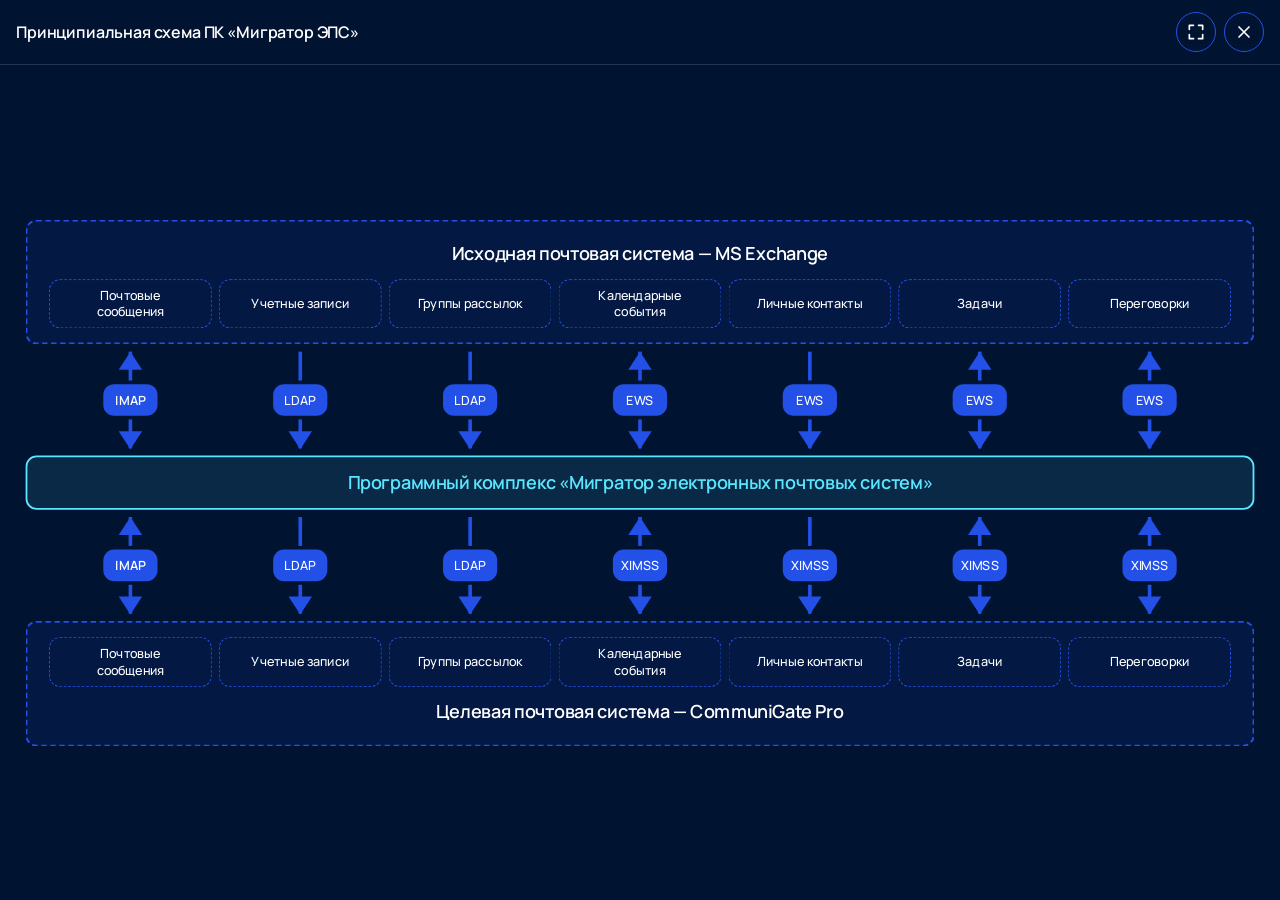
<file: graph.html>
<!DOCTYPE html>
<html lang="ru">
<head>
<meta charset="UTF-8">
<meta name="viewport" content="width=device-width, initial-scale=1.0">
<title>Принципиальная схема ПК «Мигратор ЭПС»</title>

<link rel="preconnect" href="https://fonts.googleapis.com">
<link rel="preconnect" href="https://fonts.gstatic.com" crossorigin>
<link href="https://fonts.googleapis.com/css2?family=Manrope:wght@400;500;600;700&display=swap" rel="stylesheet">

<link rel="stylesheet" href="css/tokens.css">
<link rel="stylesheet" href="css/base.css">
<link rel="stylesheet" href="css/sections/graph.css">
<link rel="stylesheet" href="css/scheme.css">
<!-- css/mobile.css is deliberately NOT loaded: this page always shows the full
     desktop diagram (Figma 739:1012), scaled to fit whatever screen opens it. -->
</head>
<body class="scheme">

<div class="scheme__bar">
  <p class="scheme__title">Принципиальная схема ПК «Мигратор ЭПС»</p>
  <div class="scheme__actions">
    <button class="scheme__btn" type="button" id="schemeFullscreen" aria-label="Во весь экран">
      <svg viewBox="0 0 24 24" fill="none" aria-hidden="true"><path d="M4 9V4H9M15 4H20V9M20 15V20H15M9 20H4V15" stroke="currentColor" stroke-width="2" stroke-linecap="round" stroke-linejoin="round"/></svg>
    </button>
    <button class="scheme__btn" type="button" id="schemeClose" aria-label="Закрыть">
      <svg viewBox="0 0 24 24" fill="none" aria-hidden="true"><path d="M6 6L18 18M18 6L6 18" stroke="currentColor" stroke-width="2" stroke-linecap="round"/></svg>
    </button>
  </div>
</div>

<div class="scheme__stage" id="schemeStage">
  <div class="scheme__fit" id="schemeFit">
    <div class="graph__diagram">
      <div class="graph__block">
        <p class="graph__block-title">Исходная почтовая система — <strong>MS Exchange</strong></p>
        <div class="graph__row">
          <div class="graph__item">Почтовые сообщения</div>
          <div class="graph__item">Учетные записи</div>
          <div class="graph__item">Группы рассылок</div>
          <div class="graph__item">Календарные события</div>
          <div class="graph__item">Личные контакты</div>
          <div class="graph__item">Задачи</div>
          <div class="graph__item">Переговорки</div>
        </div>
      </div>

      <div class="graph__connectors">
        <div class="graph__connector graph__connector--bidir"><div class="graph__connector-line graph__connector-line--top"></div><div class="graph__badge graph__badge--strong">IMAP</div><div class="graph__connector-line graph__connector-line--bottom"></div></div>
        <div class="graph__connector"><div class="graph__connector-line graph__connector-line--top"></div><div class="graph__badge">LDAP</div><div class="graph__connector-line graph__connector-line--bottom"></div></div>
        <div class="graph__connector"><div class="graph__connector-line graph__connector-line--top"></div><div class="graph__badge">LDAP</div><div class="graph__connector-line graph__connector-line--bottom"></div></div>
        <div class="graph__connector graph__connector--bidir"><div class="graph__connector-line graph__connector-line--top"></div><div class="graph__badge">EWS</div><div class="graph__connector-line graph__connector-line--bottom"></div></div>
        <div class="graph__connector"><div class="graph__connector-line graph__connector-line--top"></div><div class="graph__badge">EWS</div><div class="graph__connector-line graph__connector-line--bottom"></div></div>
        <div class="graph__connector graph__connector--bidir"><div class="graph__connector-line graph__connector-line--top"></div><div class="graph__badge">EWS</div><div class="graph__connector-line graph__connector-line--bottom"></div></div>
        <div class="graph__connector graph__connector--bidir"><div class="graph__connector-line graph__connector-line--top"></div><div class="graph__badge">EWS</div><div class="graph__connector-line graph__connector-line--bottom"></div></div>
      </div>

      <div class="graph__core">
        <p class="graph__core-title">Программный комплекс «Мигратор электронных почтовых систем»</p>
      </div>

      <div class="graph__connectors">
        <div class="graph__connector graph__connector--bidir"><div class="graph__connector-line graph__connector-line--top"></div><div class="graph__badge graph__badge--strong">IMAP</div><div class="graph__connector-line graph__connector-line--bottom"></div></div>
        <div class="graph__connector"><div class="graph__connector-line graph__connector-line--top"></div><div class="graph__badge">LDAP</div><div class="graph__connector-line graph__connector-line--bottom"></div></div>
        <div class="graph__connector"><div class="graph__connector-line graph__connector-line--top"></div><div class="graph__badge">LDAP</div><div class="graph__connector-line graph__connector-line--bottom"></div></div>
        <div class="graph__connector graph__connector--bidir"><div class="graph__connector-line graph__connector-line--top"></div><div class="graph__badge">XIMSS</div><div class="graph__connector-line graph__connector-line--bottom"></div></div>
        <div class="graph__connector"><div class="graph__connector-line graph__connector-line--top"></div><div class="graph__badge">XIMSS</div><div class="graph__connector-line graph__connector-line--bottom"></div></div>
        <div class="graph__connector graph__connector--bidir"><div class="graph__connector-line graph__connector-line--top"></div><div class="graph__badge">XIMSS</div><div class="graph__connector-line graph__connector-line--bottom"></div></div>
        <div class="graph__connector graph__connector--bidir"><div class="graph__connector-line graph__connector-line--top"></div><div class="graph__badge">XIMSS</div><div class="graph__connector-line graph__connector-line--bottom"></div></div>
      </div>

      <div class="graph__block graph__block--reverse">
        <div class="graph__row">
          <div class="graph__item">Почтовые сообщения</div>
          <div class="graph__item">Учетные записи</div>
          <div class="graph__item">Группы рассылок</div>
          <div class="graph__item">Календарные события</div>
          <div class="graph__item">Личные контакты</div>
          <div class="graph__item">Задачи</div>
          <div class="graph__item">Переговорки</div>
        </div>
        <p class="graph__block-title">Целевая почтовая система — <strong>CommuniGate Pro</strong></p>
      </div>
    </div>
  </div>
</div>

<script src="js/scheme.js"></script>
</body>
</html>
</file>
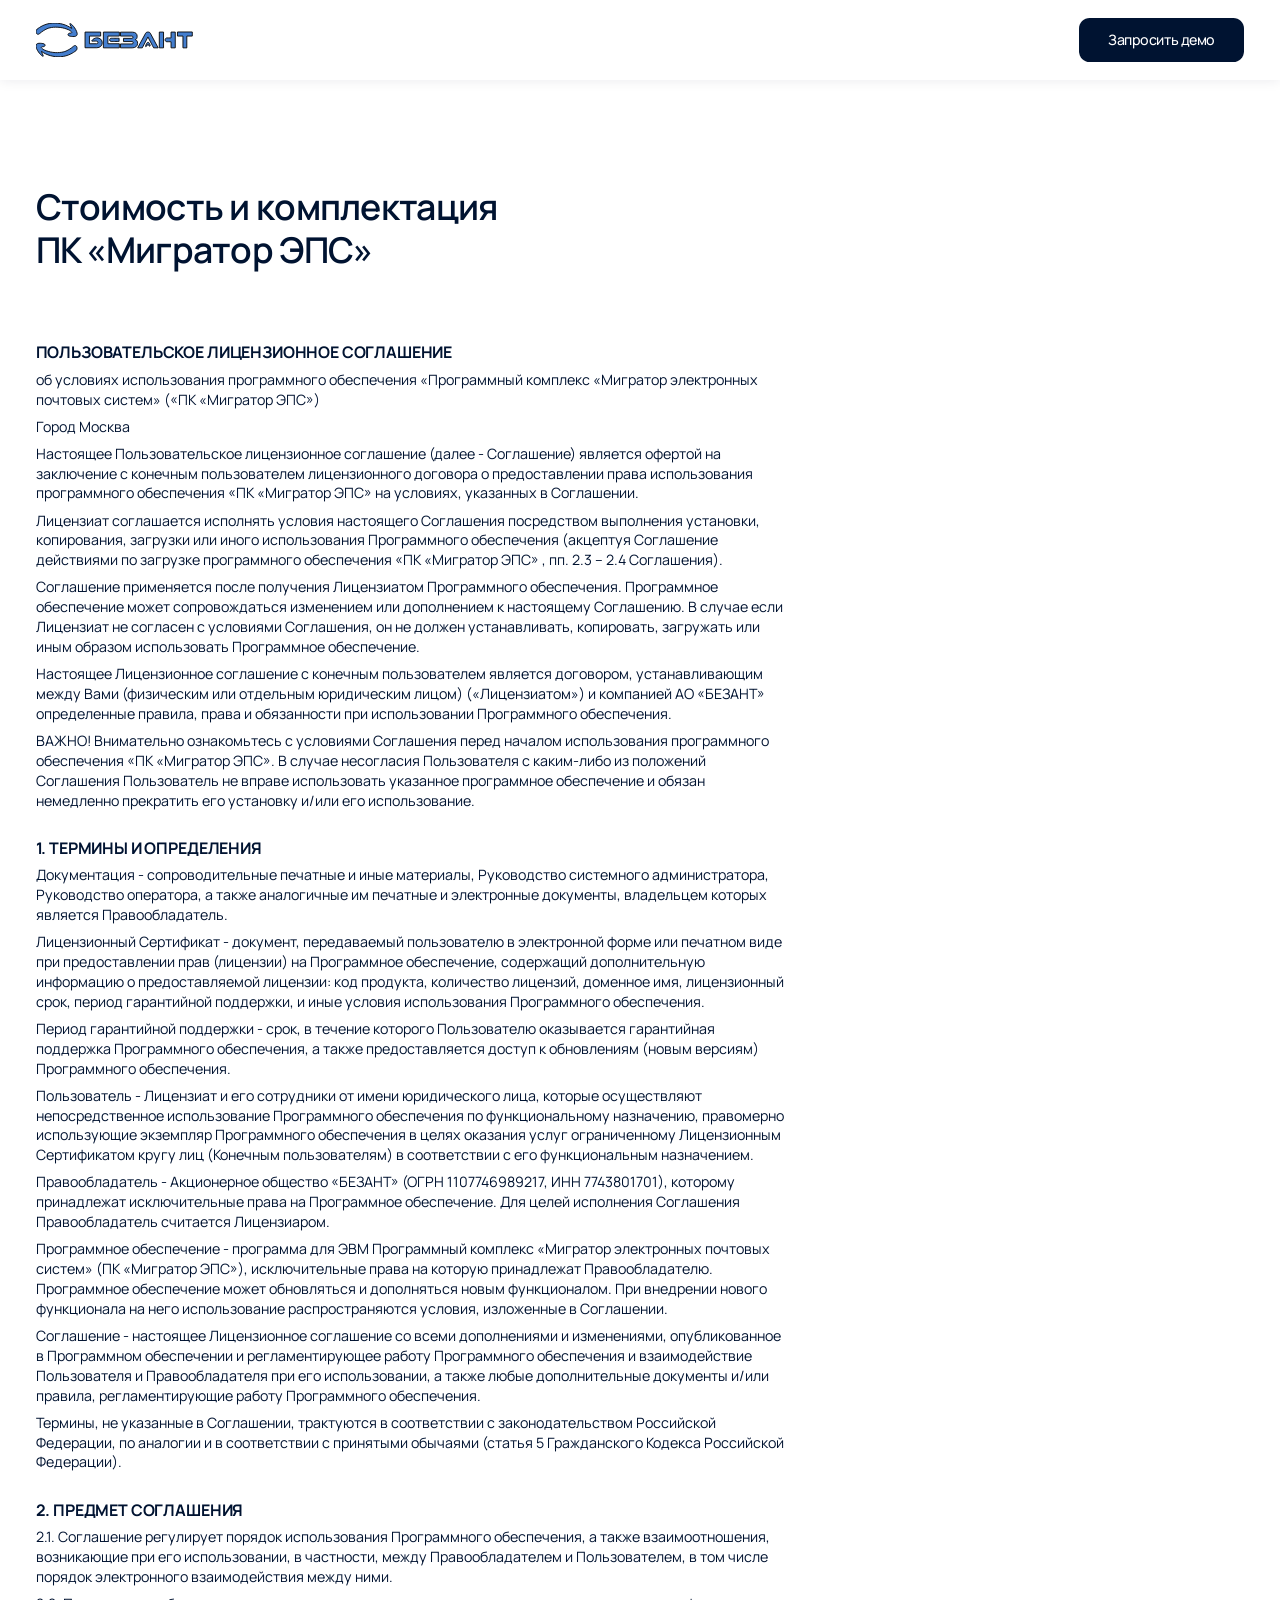
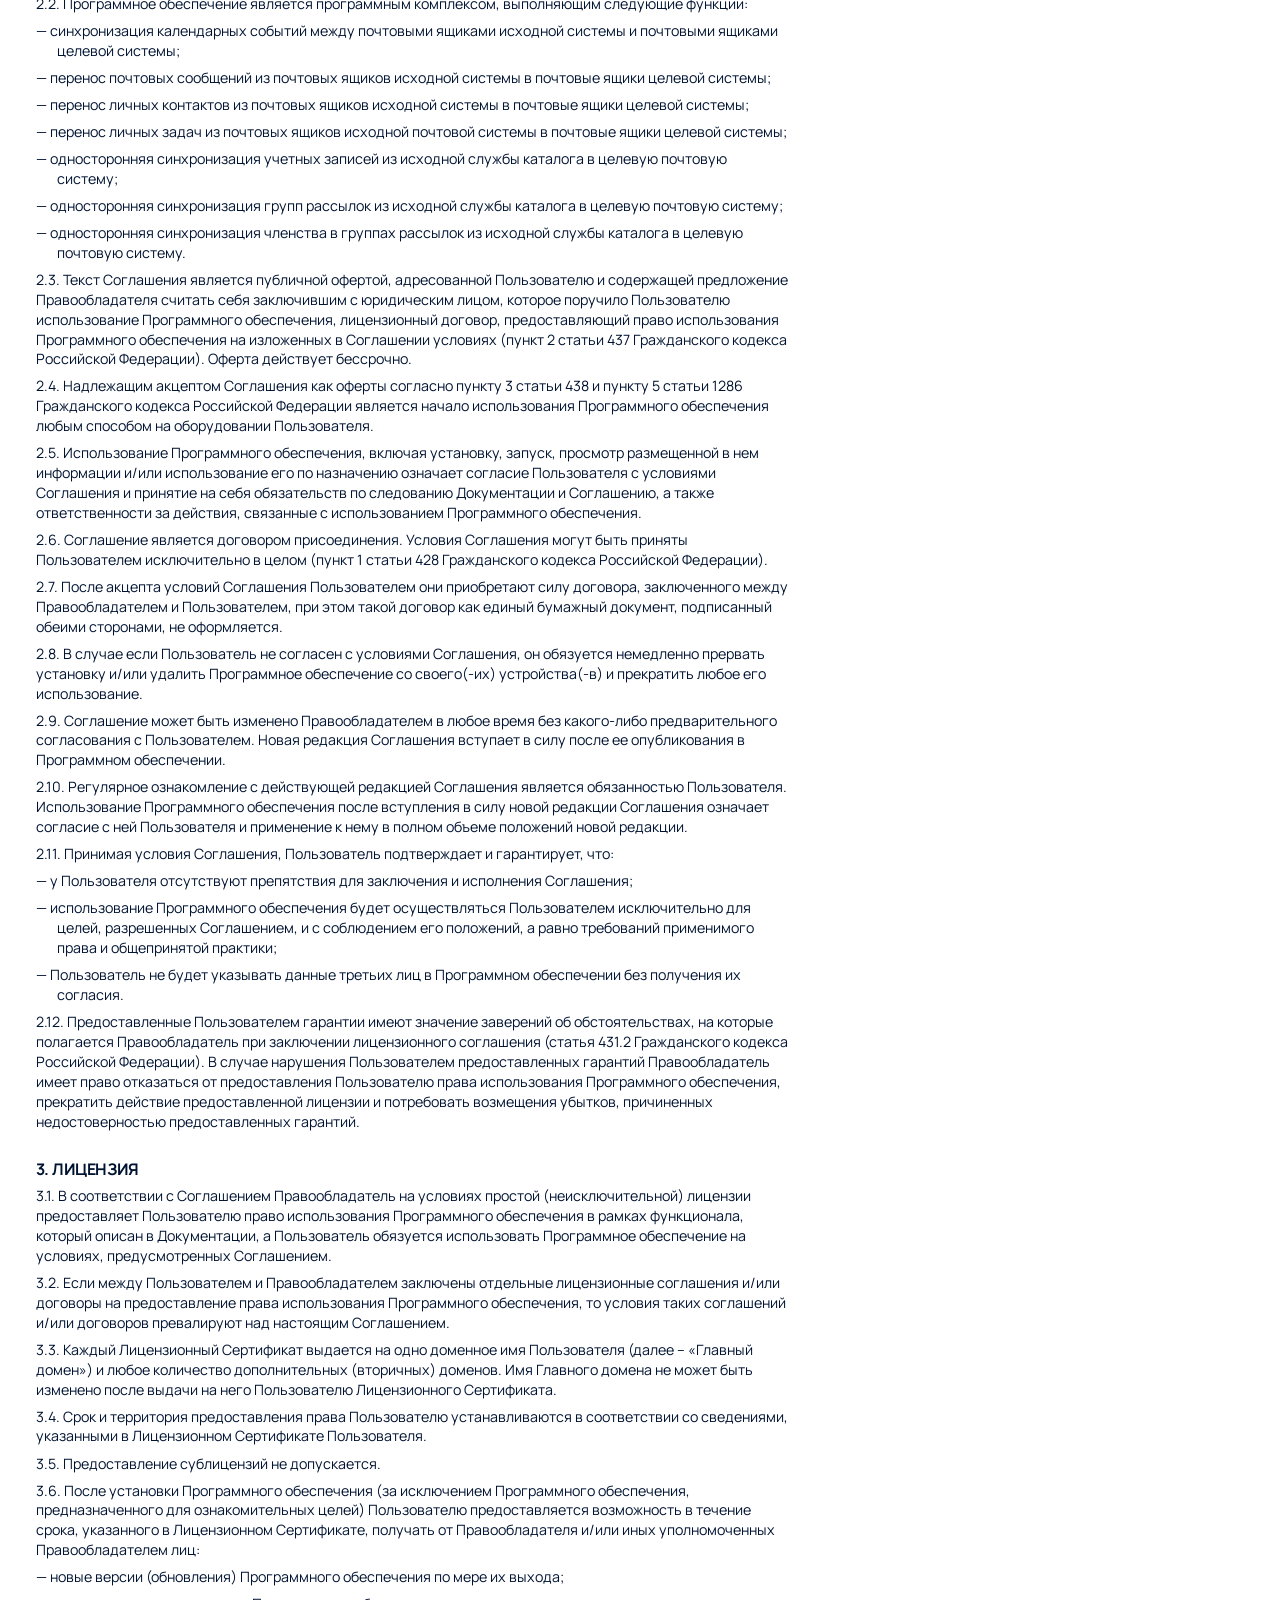
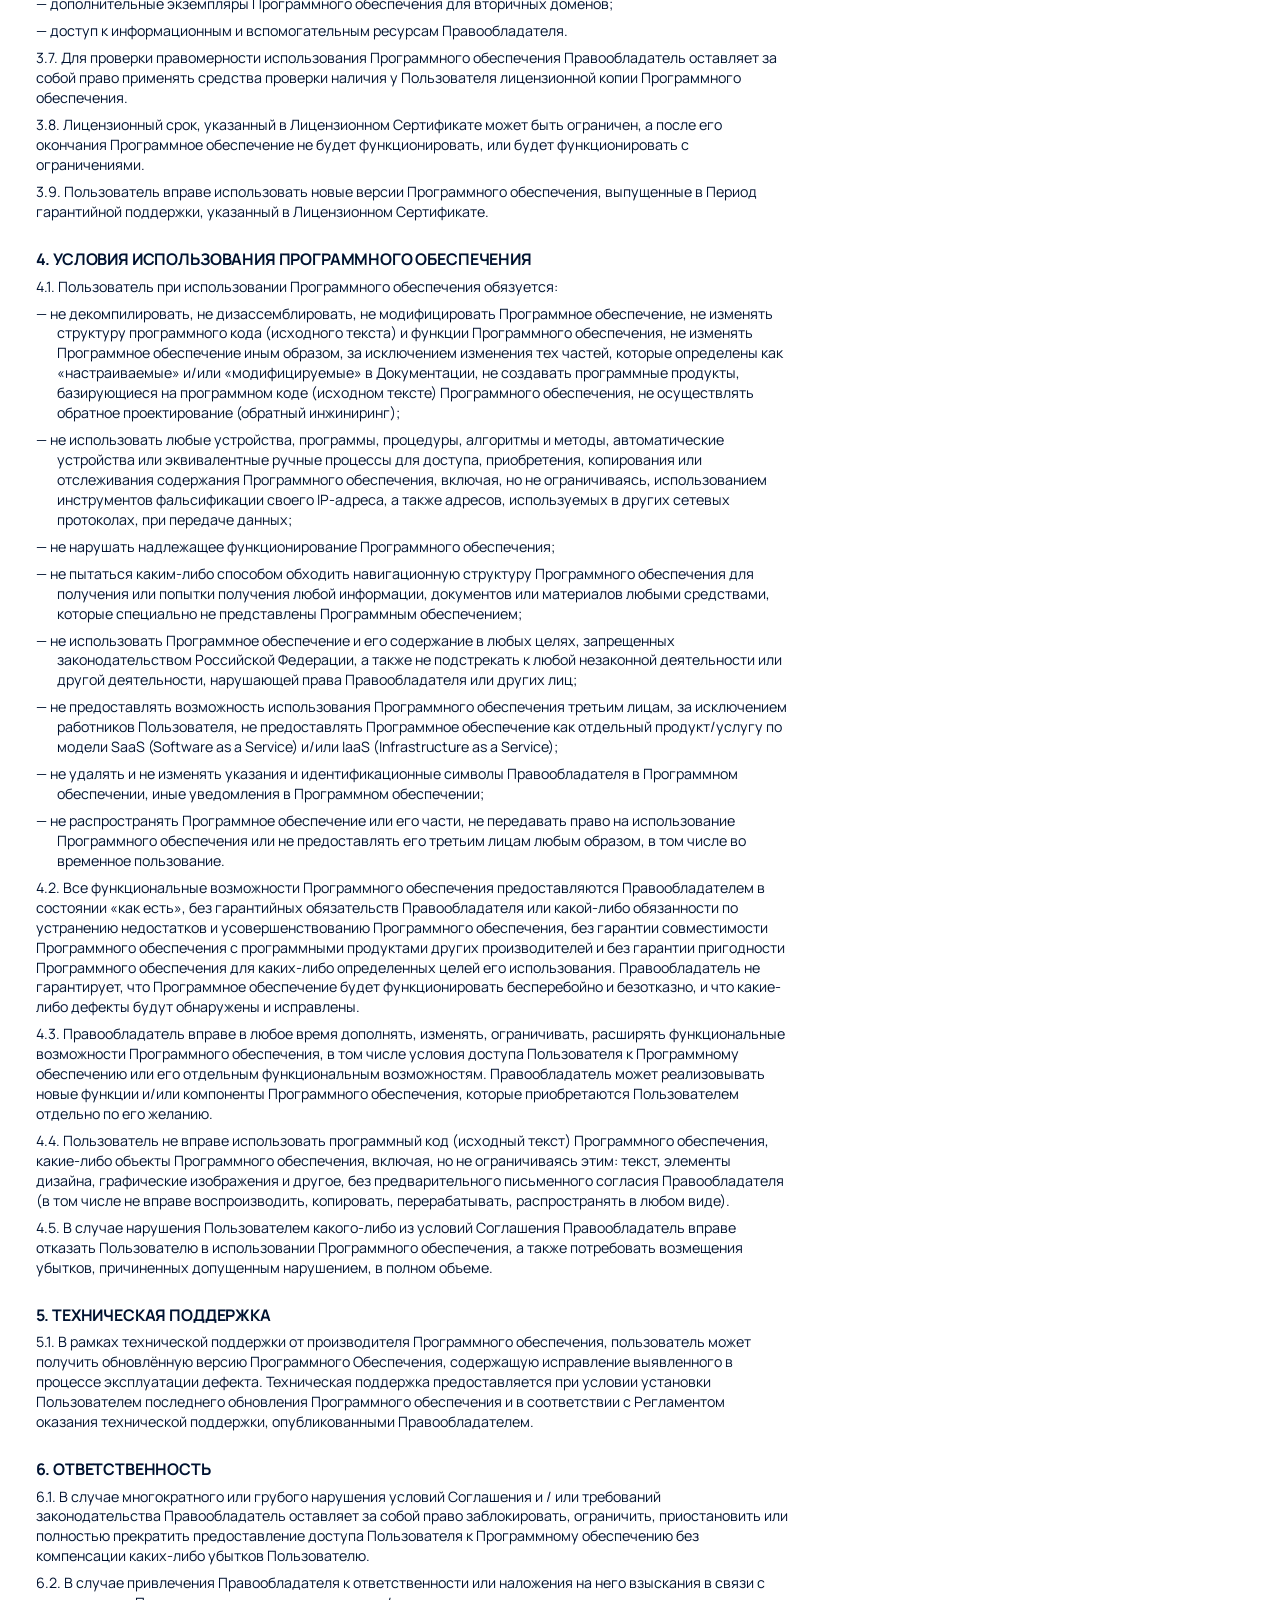
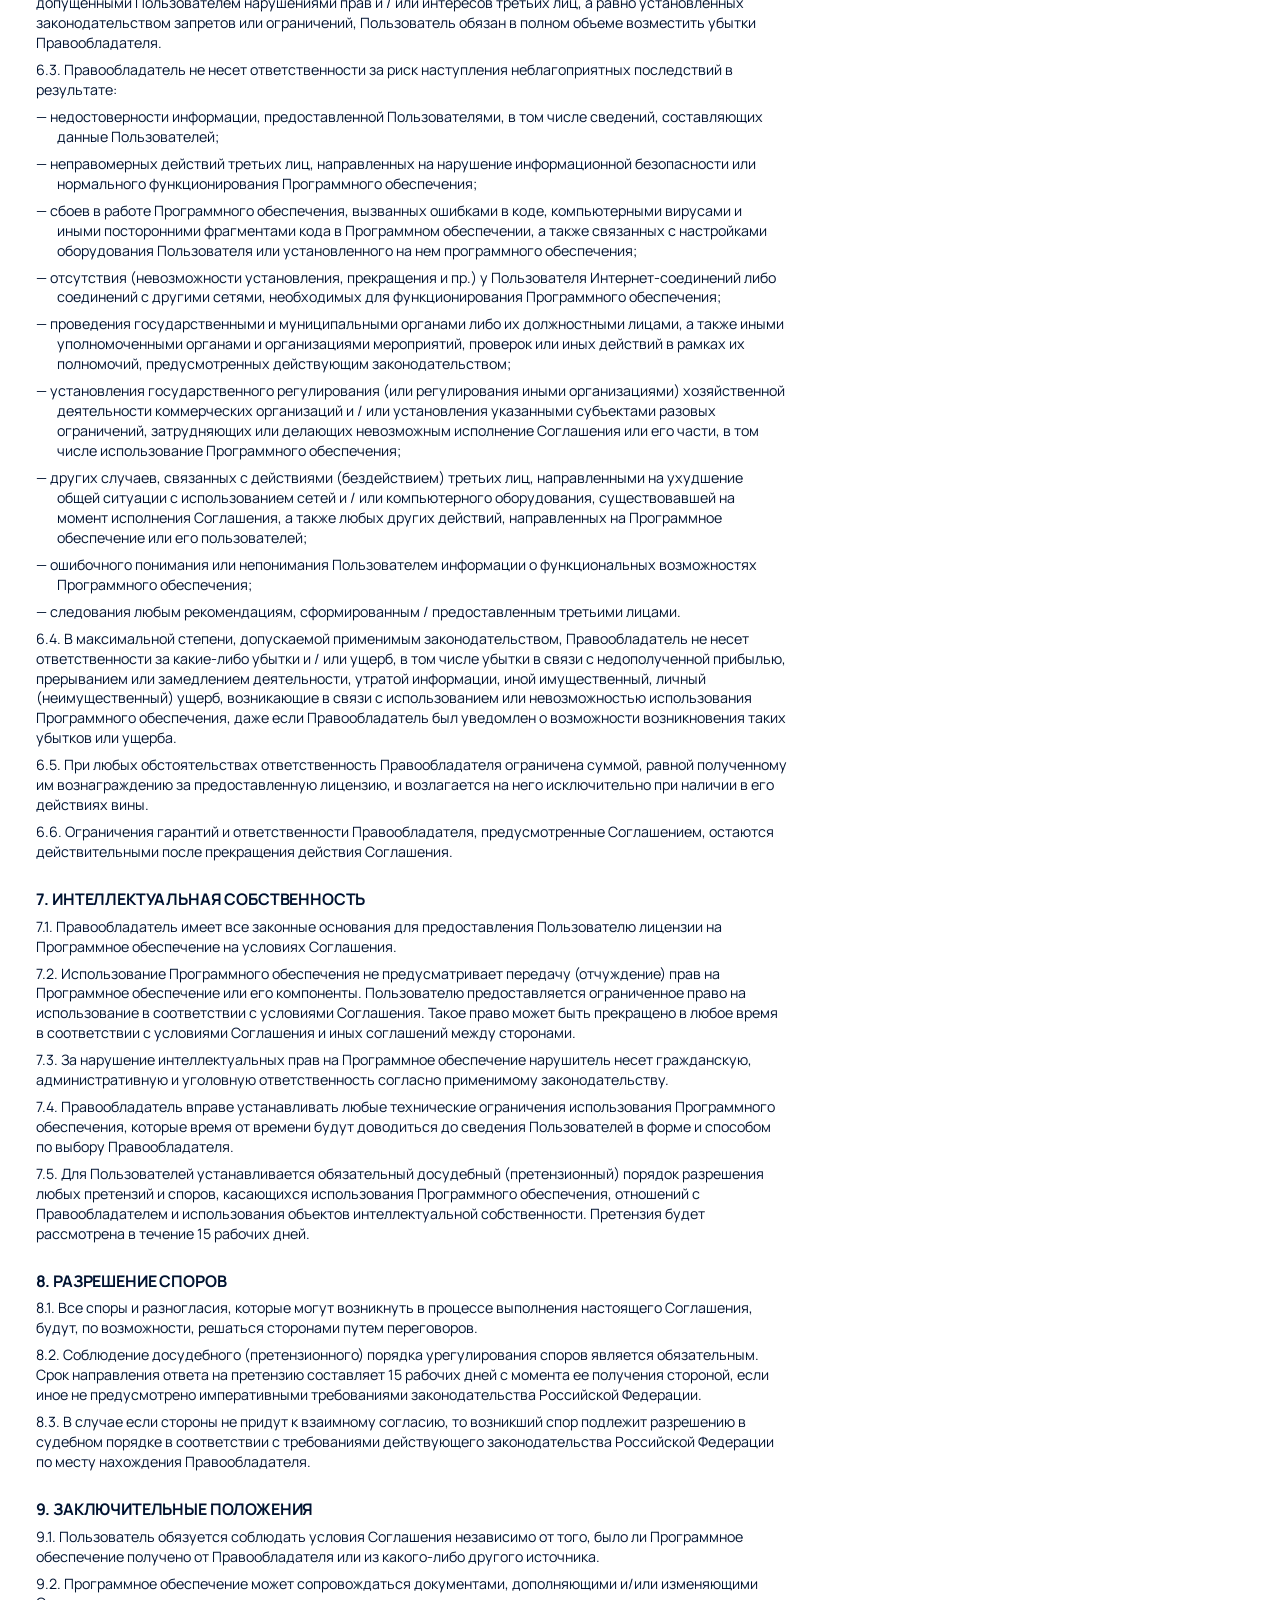
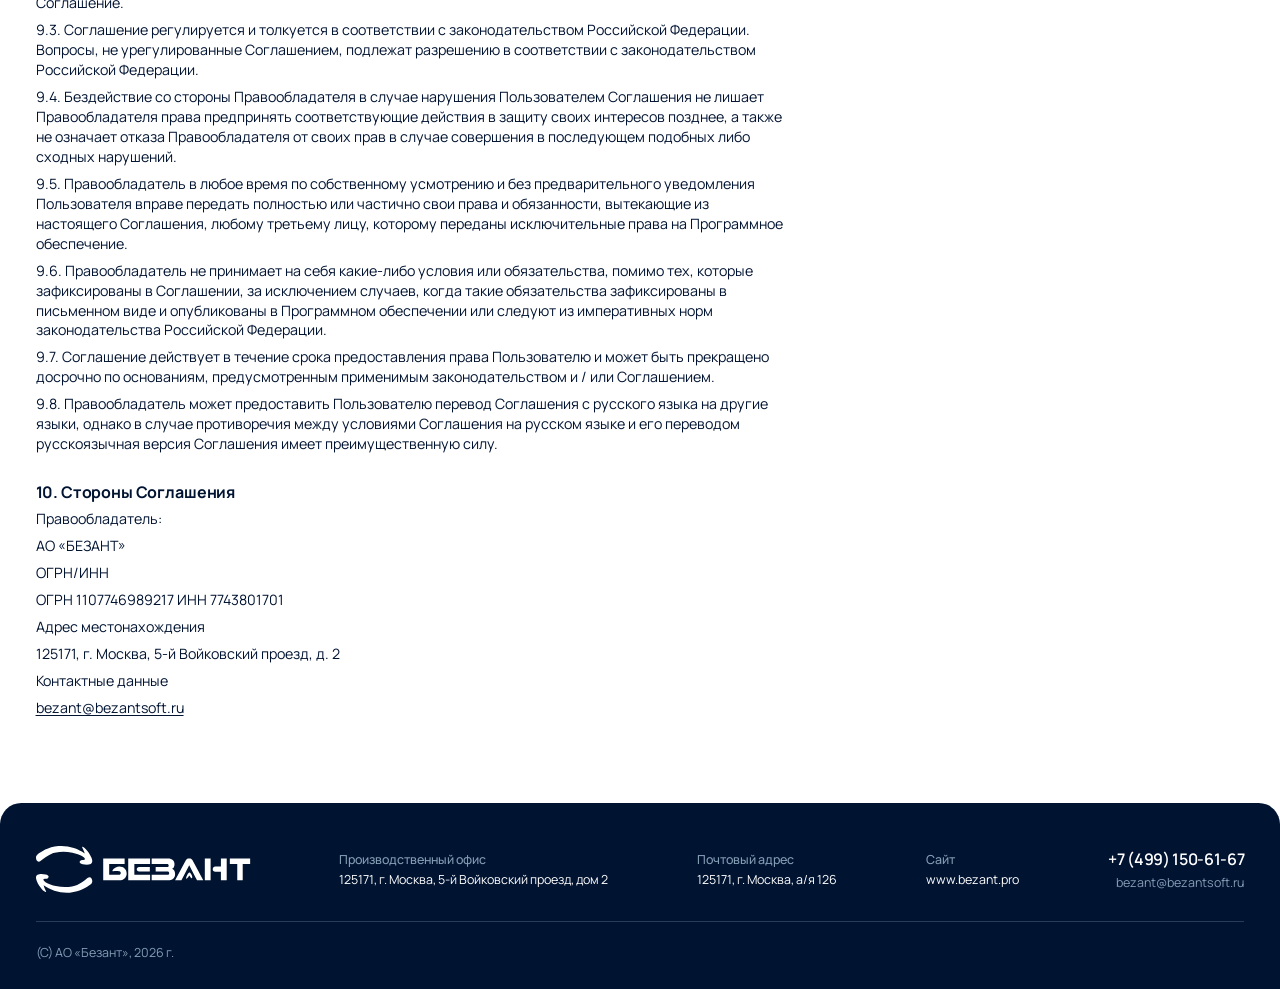
<file: license.html>
<!DOCTYPE html>
<html lang="ru">
<head>
<meta charset="UTF-8">
<meta name="viewport" content="width=1200, initial-scale=1.0">
<title>Лицензионное соглашение — ПК «Мигратор ЭПС»</title>

<link rel="preconnect" href="https://fonts.googleapis.com">
<link rel="preconnect" href="https://fonts.gstatic.com" crossorigin>
<link href="https://fonts.googleapis.com/css2?family=Manrope:wght@400;500;600;700&display=swap" rel="stylesheet">

<link rel="stylesheet" href="css/tokens.css">
<link rel="stylesheet" href="css/base.css">
<link rel="stylesheet" href="css/sections/header.css">
<link rel="stylesheet" href="css/sections/legal.css">
<link rel="stylesheet" href="css/sections/footer.css">
</head>
<body>

<header class="header header--scrolled">
  <a class="header__logo" href="index.html" aria-label="Безант"><img class="header__logo-light" src="assets/icons/logo.svg" alt="Безант"><img class="header__logo-dark" src="assets/icons/logo-dark.svg" alt=""></a>
  <a class="btn btn--secondary" href="index.html#form">Запросить демо</a>
</header>

<main id="top">

  <section class="legal section">
    <div class="legal__inner">
      <h1 class="legal__title">Стоимость и комплектация<br>ПК «Мигратор ЭПС»</h1>

      <div class="legal__body">
        <p class="legal__heading">ПОЛЬЗОВАТЕЛЬСКОЕ ЛИЦЕНЗИОННОЕ СОГЛАШЕНИЕ</p>
        <p>об условиях использования программного обеспечения «Программный комплекс «Мигратор электронных почтовых систем» («ПК «Мигратор ЭПС»)</p>
        <p>Город Москва</p>
        <p>Настоящее Пользовательское лицензионное соглашение (далее - Соглашение) является офертой на заключение с конечным пользователем лицензионного договора о предоставлении права использования программного обеспечения «ПК «Мигратор ЭПС» на условиях, указанных в Соглашении.</p>
        <p>Лицензиат соглашается исполнять условия настоящего Соглашения посредством выполнения установки, копирования, загрузки или иного использования Программного обеспечения (акцептуя Соглашение действиями по загрузке программного обеспечения «ПК «Мигратор ЭПС» , пп. 2.3 – 2.4 Соглашения).</p>
        <p>Соглашение применяется после получения Лицензиатом Программного обеспечения. Программное обеспечение может сопровождаться изменением или дополнением к настоящему Соглашению. В случае если Лицензиат не согласен с условиями Соглашения, он не должен устанавливать, копировать, загружать или иным образом использовать Программное обеспечение.</p>
        <p>Настоящее Лицензионное соглашение с конечным пользователем является договором, устанавливающим между Вами (физическим или отдельным юридическим лицом) («Лицензиатом») и компанией АО «БЕЗАНТ» определенные правила, права и обязанности при использовании Программного обеспечения.</p>
        <p>ВАЖНО! Внимательно ознакомьтесь с условиями Соглашения перед началом использования программного обеспечения «ПК «Мигратор ЭПС». В случае несогласия Пользователя с каким-либо из положений Соглашения Пользователь не вправе использовать указанное программное обеспечение и обязан немедленно прекратить его установку и/или его использование.</p>

        <p class="legal__heading">1. ТЕРМИНЫ И ОПРЕДЕЛЕНИЯ</p>
        <p>Документация - сопроводительные печатные и иные материалы, Руководство системного администратора, Руководство оператора, а также аналогичные им печатные и электронные документы, владельцем которых является Правообладатель.</p>
        <p>Лицензионный Сертификат - документ, передаваемый пользователю в электронной форме или печатном виде при предоставлении прав (лицензии) на Программное обеспечение, содержащий дополнительную информацию о предоставляемой лицензии: код продукта, количество лицензий, доменное имя, лицензионный срок, период гарантийной поддержки, и иные условия использования Программного обеспечения.</p>
        <p>Период гарантийной поддержки - срок, в течение которого Пользователю оказывается гарантийная поддержка Программного обеспечения, а также предоставляется доступ к обновлениям (новым версиям) Программного обеспечения.</p>
        <p>Пользователь - Лицензиат и его сотрудники от имени юридического лица, которые осуществляют непосредственное использование Программного обеспечения по функциональному назначению, правомерно использующие экземпляр Программного обеспечения в целях оказания услуг ограниченному Лицензионным Сертификатом кругу лиц (Конечным пользователям) в соответствии с его функциональным назначением.</p>
        <p>Правообладатель - Акционерное общество «БЕЗАНТ» (ОГРН 1107746989217, ИНН 7743801701), которому принадлежат исключительные права на Программное обеспечение. Для целей исполнения Соглашения Правообладатель считается Лицензиаром.</p>
        <p>Программное обеспечение - программа для ЭВМ Программный комплекс «Мигратор электронных почтовых систем» (ПК «Мигратор ЭПС»), исключительные права на которую принадлежат Правообладателю. Программное обеспечение может обновляться и дополняться новым функционалом. При внедрении нового функционала на него использование распространяются условия, изложенные в Соглашении.</p>
        <p>Соглашение - настоящее Лицензионное соглашение со всеми дополнениями и изменениями, опубликованное в Программном обеспечении и регламентирующее работу Программного обеспечения и взаимодействие Пользователя и Правообладателя при его использовании, а также любые дополнительные документы и/или правила, регламентирующие работу Программного обеспечения.</p>
        <p>Термины, не указанные в Соглашении, трактуются в соответствии с законодательством Российской Федерации, по аналогии и в соответствии с принятыми обычаями (статья 5 Гражданского Кодекса Российской Федерации).</p>

        <p class="legal__heading">2. ПРЕДМЕТ СОГЛАШЕНИЯ</p>
        <p>2.1. Соглашение регулирует порядок использования Программного обеспечения, а также взаимоотношения, возникающие при его использовании, в частности, между Правообладателем и Пользователем, в том числе порядок электронного взаимодействия между ними.</p>
        <p>2.2. Программное обеспечение является программным комплексом, выполняющим следующие функции:</p>
        <p class="legal__dash">— синхронизация календарных событий между почтовыми ящиками исходной системы и почтовыми ящиками целевой системы;</p>
        <p class="legal__dash">— перенос почтовых сообщений из почтовых ящиков исходной системы в почтовые ящики целевой системы;</p>
        <p class="legal__dash">— перенос личных контактов из почтовых ящиков исходной системы в почтовые ящики целевой системы;</p>
        <p class="legal__dash">— перенос личных задач из почтовых ящиков исходной почтовой системы в почтовые ящики целевой системы;</p>
        <p class="legal__dash">— односторонняя синхронизация учетных записей из исходной службы каталога в целевую почтовую систему;</p>
        <p class="legal__dash">— односторонняя синхронизация групп рассылок из исходной службы каталога в целевую почтовую систему;</p>
        <p class="legal__dash">— односторонняя синхронизация членства в группах рассылок из исходной службы каталога в целевую почтовую систему.</p>
        <p>2.3. Текст Соглашения является публичной офертой, адресованной Пользователю и содержащей предложение Правообладателя считать себя заключившим с юридическим лицом, которое поручило Пользователю использование Программного обеспечения, лицензионный договор, предоставляющий право использования Программного обеспечения на изложенных в Соглашении условиях (пункт 2 статьи 437 Гражданского кодекса Российской Федерации). Оферта действует бессрочно.</p>
        <p>2.4. Надлежащим акцептом Соглашения как оферты согласно пункту 3 статьи 438 и пункту 5 статьи 1286 Гражданского кодекса Российской Федерации является начало использования Программного обеспечения любым способом на оборудовании Пользователя.</p>
        <p>2.5. Использование Программного обеспечения, включая установку, запуск, просмотр размещенной в нем информации и/или использование его по назначению означает согласие Пользователя с условиями Соглашения и принятие на себя обязательств по следованию Документации и Соглашению, а также ответственности за действия, связанные с использованием Программного обеспечения.</p>
        <p>2.6. Соглашение является договором присоединения. Условия Соглашения могут быть приняты Пользователем исключительно в целом (пункт 1 статьи 428 Гражданского кодекса Российской Федерации).</p>
        <p>2.7. После акцепта условий Соглашения Пользователем они приобретают силу договора, заключенного между Правообладателем и Пользователем, при этом такой договор как единый бумажный документ, подписанный обеими сторонами, не оформляется.</p>
        <p>2.8. В случае если Пользователь не согласен с условиями Соглашения, он обязуется немедленно прервать установку и/или удалить Программное обеспечение со своего(-их) устройства(-в) и прекратить любое его использование.</p>
        <p>2.9. Соглашение может быть изменено Правообладателем в любое время без какого-либо предварительного согласования с Пользователем. Новая редакция Соглашения вступает в силу после ее опубликования в Программном обеспечении.</p>
        <p>2.10. Регулярное ознакомление с действующей редакцией Соглашения является обязанностью Пользователя. Использование Программного обеспечения после вступления в силу новой редакции Соглашения означает согласие с ней Пользователя и применение к нему в полном объеме положений новой редакции.</p>
        <p>2.11. Принимая условия Соглашения, Пользователь подтверждает и гарантирует, что:</p>
        <p class="legal__dash">— у Пользователя отсутствуют препятствия для заключения и исполнения Соглашения;</p>
        <p class="legal__dash">— использование Программного обеспечения будет осуществляться Пользователем исключительно для целей, разрешенных Соглашением, и с соблюдением его положений, а равно требований применимого права и общепринятой практики;</p>
        <p class="legal__dash">— Пользователь не будет указывать данные третьих лиц в Программном обеспечении без получения их согласия.</p>
        <p>2.12. Предоставленные Пользователем гарантии имеют значение заверений об обстоятельствах, на которые полагается Правообладатель при заключении лицензионного соглашения (статья 431.2 Гражданского кодекса Российской Федерации). В случае нарушения Пользователем предоставленных гарантий Правообладатель имеет право отказаться от предоставления Пользователю права использования Программного обеспечения, прекратить действие предоставленной лицензии и потребовать возмещения убытков, причиненных недостоверностью предоставленных гарантий.</p>

        <p class="legal__heading">3. ЛИЦЕНЗИЯ</p>
        <p>3.1. В соответствии с Соглашением Правообладатель на условиях простой (неисключительной) лицензии предоставляет Пользователю право использования Программного обеспечения в рамках функционала, который описан в Документации, а Пользователь обязуется использовать Программное обеспечение на условиях, предусмотренных Соглашением.</p>
        <p>3.2. Если между Пользователем и Правообладателем заключены отдельные лицензионные соглашения и/или договоры на предоставление права использования Программного обеспечения, то условия таких соглашений и/или договоров превалируют над настоящим Соглашением.</p>
        <p>3.3. Каждый Лицензионный Сертификат выдается на одно доменное имя Пользователя (далее – «Главный домен») и любое количество дополнительных (вторичных) доменов. Имя Главного домена не может быть изменено после выдачи на него Пользователю Лицензионного Сертификата.</p>
        <p>3.4. Срок и территория предоставления права Пользователю устанавливаются в соответствии со сведениями, указанными в Лицензионном Сертификате Пользователя.</p>
        <p>3.5. Предоставление сублицензий не допускается.</p>
        <p>3.6. После установки Программного обеспечения (за исключением Программного обеспечения, предназначенного для ознакомительных целей) Пользователю предоставляется возможность в течение срока, указанного в Лицензионном Сертификате, получать от Правообладателя и/или иных уполномоченных Правообладателем лиц:</p>
        <p class="legal__dash">— новые версии (обновления) Программного обеспечения по мере их выхода;</p>
        <p class="legal__dash">— дополнительные экземпляры Программного обеспечения для вторичных доменов;</p>
        <p class="legal__dash">— доступ к информационным и вспомогательным ресурсам Правообладателя.</p>
        <p>3.7. Для проверки правомерности использования Программного обеспечения Правообладатель оставляет за собой право применять средства проверки наличия у Пользователя лицензионной копии Программного обеспечения.</p>
        <p>3.8. Лицензионный срок, указанный в Лицензионном Сертификате может быть ограничен, а после его окончания Программное обеспечение не будет функционировать, или будет функционировать с ограничениями.</p>
        <p>3.9. Пользователь вправе использовать новые версии Программного обеспечения, выпущенные в Период гарантийной поддержки, указанный в Лицензионном Сертификате.</p>

        <p class="legal__heading">4. УСЛОВИЯ ИСПОЛЬЗОВАНИЯ ПРОГРАММНОГО ОБЕСПЕЧЕНИЯ</p>
        <p>4.1. Пользователь при использовании Программного обеспечения обязуется:</p>
        <p class="legal__dash">— не декомпилировать, не дизассемблировать, не модифицировать Программное обеспечение, не изменять структуру программного кода (исходного текста) и функции Программного обеспечения, не изменять Программное обеспечение иным образом, за исключением изменения тех частей, которые определены как «настраиваемые» и/или «модифицируемые» в Документации, не создавать программные продукты, базирующиеся на программном коде (исходном тексте) Программного обеспечения, не осуществлять обратное проектирование (обратный инжиниринг);</p>
        <p class="legal__dash">— не использовать любые устройства, программы, процедуры, алгоритмы и методы, автоматические устройства или эквивалентные ручные процессы для доступа, приобретения, копирования или отслеживания содержания Программного обеспечения, включая, но не ограничиваясь, использованием инструментов фальсификации своего IP-адреса, а также адресов, используемых в других сетевых протоколах, при передаче данных;</p>
        <p class="legal__dash">— не нарушать надлежащее функционирование Программного обеспечения;</p>
        <p class="legal__dash">— не пытаться каким-либо способом обходить навигационную структуру Программного обеспечения для получения или попытки получения любой информации, документов или материалов любыми средствами, которые специально не представлены Программным обеспечением;</p>
        <p class="legal__dash">— не использовать Программное обеспечение и его содержание в любых целях, запрещенных законодательством Российской Федерации, а также не подстрекать к любой незаконной деятельности или другой деятельности, нарушающей права Правообладателя или других лиц;</p>
        <p class="legal__dash">— не предоставлять возможность использования Программного обеспечения третьим лицам, за исключением работников Пользователя, не предоставлять Программное обеспечение как отдельный продукт/услугу по модели SaaS (Software as a Service) и/или IaaS (Infrastructure as a Service);</p>
        <p class="legal__dash">— не удалять и не изменять указания и идентификационные символы Правообладателя в Программном обеспечении, иные уведомления в Программном обеспечении;</p>
        <p class="legal__dash">— не распространять Программное обеспечение или его части, не передавать право на использование Программного обеспечения или не предоставлять его третьим лицам любым образом, в том числе во временное пользование.</p>
        <p>4.2. Все функциональные возможности Программного обеспечения предоставляются Правообладателем в состоянии «как есть», без гарантийных обязательств Правообладателя или какой-либо обязанности по устранению недостатков и усовершенствованию Программного обеспечения, без гарантии совместимости Программного обеспечения с программными продуктами других производителей и без гарантии пригодности Программного обеспечения для каких-либо определенных целей его использования. Правообладатель не гарантирует, что Программное обеспечение будет функционировать бесперебойно и безотказно, и что какие-либо дефекты будут обнаружены и исправлены.</p>
        <p>4.3. Правообладатель вправе в любое время дополнять, изменять, ограничивать, расширять функциональные возможности Программного обеспечения, в том числе условия доступа Пользователя к Программному обеспечению или его отдельным функциональным возможностям. Правообладатель может реализовывать новые функции и/или компоненты Программного обеспечения, которые приобретаются Пользователем отдельно по его желанию.</p>
        <p>4.4. Пользователь не вправе использовать программный код (исходный текст) Программного обеспечения, какие-либо объекты Программного обеспечения, включая, но не ограничиваясь этим: текст, элементы дизайна, графические изображения и другое, без предварительного письменного согласия Правообладателя (в том числе не вправе воспроизводить, копировать, перерабатывать, распространять в любом виде).</p>
        <p>4.5. В случае нарушения Пользователем какого-либо из условий Соглашения Правообладатель вправе отказать Пользователю в использовании Программного обеспечения, а также потребовать возмещения убытков, причиненных допущенным нарушением, в полном объеме.</p>

        <p class="legal__heading">5. ТЕХНИЧЕСКАЯ ПОДДЕРЖКА</p>
        <p>5.1. В рамках технической поддержки от производителя Программного обеспечения, пользователь может получить обновлённую версию Программного Обеспечения, содержащую исправление выявленного в процессе эксплуатации дефекта. Техническая поддержка предоставляется при условии установки Пользователем последнего обновления Программного обеспечения и в соответствии с Регламентом оказания технической поддержки, опубликованными Правообладателем.</p>

        <p class="legal__heading">6. ОТВЕТСТВЕННОСТЬ</p>
        <p>6.1. В случае многократного или грубого нарушения условий Соглашения и / или требований законодательства Правообладатель оставляет за собой право заблокировать, ограничить, приостановить или полностью прекратить предоставление доступа Пользователя к Программному обеспечению без компенсации каких-либо убытков Пользователю.</p>
        <p>6.2. В случае привлечения Правообладателя к ответственности или наложения на него взыскания в связи с допущенными Пользователем нарушениями прав и / или интересов третьих лиц, а равно установленных законодательством запретов или ограничений, Пользователь обязан в полном объеме возместить убытки Правообладателя.</p>
        <p>6.3. Правообладатель не несет ответственности за риск наступления неблагоприятных последствий в результате:</p>
        <p class="legal__dash">— недостоверности информации, предоставленной Пользователями, в том числе сведений, составляющих данные Пользователей;</p>
        <p class="legal__dash">— неправомерных действий третьих лиц, направленных на нарушение информационной безопасности или нормального функционирования Программного обеспечения;</p>
        <p class="legal__dash">— сбоев в работе Программного обеспечения, вызванных ошибками в коде, компьютерными вирусами и иными посторонними фрагментами кода в Программном обеспечении, а также связанных с настройками оборудования Пользователя или установленного на нем программного обеспечения;</p>
        <p class="legal__dash">— отсутствия (невозможности установления, прекращения и пр.) у Пользователя Интернет-соединений либо соединений с другими сетями, необходимых для функционирования Программного обеспечения;</p>
        <p class="legal__dash">— проведения государственными и муниципальными органами либо их должностными лицами, а также иными уполномоченными органами и организациями мероприятий, проверок или иных действий в рамках их полномочий, предусмотренных действующим законодательством;</p>
        <p class="legal__dash">— установления государственного регулирования (или регулирования иными организациями) хозяйственной деятельности коммерческих организаций и / или установления указанными субъектами разовых ограничений, затрудняющих или делающих невозможным исполнение Соглашения или его части, в том числе использование Программного обеспечения;</p>
        <p class="legal__dash">— других случаев, связанных с действиями (бездействием) третьих лиц, направленными на ухудшение общей ситуации с использованием сетей и / или компьютерного оборудования, существовавшей на момент исполнения Соглашения, а также любых других действий, направленных на Программное обеспечение или его пользователей;</p>
        <p class="legal__dash">— ошибочного понимания или непонимания Пользователем информации о функциональных возможностях Программного обеспечения;</p>
        <p class="legal__dash">— следования любым рекомендациям, сформированным / предоставленным третьими лицами.</p>
        <p>6.4. В максимальной степени, допускаемой применимым законодательством, Правообладатель не несет ответственности за какие-либо убытки и / или ущерб, в том числе убытки в связи с недополученной прибылью, прерыванием или замедлением деятельности, утратой информации, иной имущественный, личный (неимущественный) ущерб, возникающие в связи с использованием или невозможностью использования Программного обеспечения, даже если Правообладатель был уведомлен о возможности возникновения таких убытков или ущерба.</p>
        <p>6.5. При любых обстоятельствах ответственность Правообладателя ограничена суммой, равной полученному им вознаграждению за предоставленную лицензию, и возлагается на него исключительно при наличии в его действиях вины.</p>
        <p>6.6. Ограничения гарантий и ответственности Правообладателя, предусмотренные Соглашением, остаются действительными после прекращения действия Соглашения.</p>

        <p class="legal__heading">7. ИНТЕЛЛЕКТУАЛЬНАЯ СОБСТВЕННОСТЬ</p>
        <p>7.1. Правообладатель имеет все законные основания для предоставления Пользователю лицензии на Программное обеспечение на условиях Соглашения.</p>
        <p>7.2. Использование Программного обеспечения не предусматривает передачу (отчуждение) прав на Программное обеспечение или его компоненты. Пользователю предоставляется ограниченное право на использование в соответствии с условиями Соглашения. Такое право может быть прекращено в любое время в соответствии с условиями Соглашения и иных соглашений между сторонами.</p>
        <p>7.3. За нарушение интеллектуальных прав на Программное обеспечение нарушитель несет гражданскую, административную и уголовную ответственность согласно применимому законодательству.</p>
        <p>7.4. Правообладатель вправе устанавливать любые технические ограничения использования Программного обеспечения, которые время от времени будут доводиться до сведения Пользователей в форме и способом по выбору Правообладателя.</p>
        <p>7.5. Для Пользователей устанавливается обязательный досудебный (претензионный) порядок разрешения любых претензий и споров, касающихся использования Программного обеспечения, отношений с Правообладателем и использования объектов интеллектуальной собственности. Претензия будет рассмотрена в течение 15 рабочих дней.</p>

        <p class="legal__heading">8. РАЗРЕШЕНИЕ СПОРОВ</p>
        <p>8.1. Все споры и разногласия, которые могут возникнуть в процессе выполнения настоящего Соглашения, будут, по возможности, решаться сторонами путем переговоров.</p>
        <p>8.2. Соблюдение досудебного (претензионного) порядка урегулирования споров является обязательным. Срок направления ответа на претензию составляет 15 рабочих дней с момента ее получения стороной, если иное не предусмотрено императивными требованиями законодательства Российской Федерации.</p>
        <p>8.3. В случае если стороны не придут к взаимному согласию, то возникший спор подлежит разрешению в судебном порядке в соответствии с требованиями действующего законодательства Российской Федерации по месту нахождения Правообладателя.</p>

        <p class="legal__heading">9. ЗАКЛЮЧИТЕЛЬНЫЕ ПОЛОЖЕНИЯ</p>
        <p>9.1. Пользователь обязуется соблюдать условия Соглашения независимо от того, было ли Программное обеспечение получено от Правообладателя или из какого-либо другого источника.</p>
        <p>9.2. Программное обеспечение может сопровождаться документами, дополняющими и/или изменяющими Соглашение.</p>
        <p>9.3. Соглашение регулируется и толкуется в соответствии с законодательством Российской Федерации. Вопросы, не урегулированные Соглашением, подлежат разрешению в соответствии с законодательством Российской Федерации.</p>
        <p>9.4. Бездействие со стороны Правообладателя в случае нарушения Пользователем Соглашения не лишает Правообладателя права предпринять соответствующие действия в защиту своих интересов позднее, а также не означает отказа Правообладателя от своих прав в случае совершения в последующем подобных либо сходных нарушений.</p>
        <p>9.5. Правообладатель в любое время по собственному усмотрению и без предварительного уведомления Пользователя вправе передать полностью или частично свои права и обязанности, вытекающие из настоящего Соглашения, любому третьему лицу, которому переданы исключительные права на Программное обеспечение.</p>
        <p>9.6. Правообладатель не принимает на себя какие-либо условия или обязательства, помимо тех, которые зафиксированы в Соглашении, за исключением случаев, когда такие обязательства зафиксированы в письменном виде и опубликованы в Программном обеспечении или следуют из императивных норм законодательства Российской Федерации.</p>
        <p>9.7. Соглашение действует в течение срока предоставления права Пользователю и может быть прекращено досрочно по основаниям, предусмотренным применимым законодательством и / или Соглашением.</p>
        <p>9.8. Правообладатель может предоставить Пользователю перевод Соглашения с русского языка на другие языки, однако в случае противоречия между условиями Соглашения на русском языке и его переводом русскоязычная версия Соглашения имеет преимущественную силу.</p>

        <p class="legal__heading">10. Стороны Соглашения</p>
        <p>Правообладатель:</p>
        <p>АО «БЕЗАНТ»</p>
        <p>ОГРН/ИНН</p>
        <p>ОГРН 1107746989217 ИНН 7743801701</p>
        <p>Адрес местонахождения</p>
        <p>125171, г. Москва, 5-й Войковский проезд, д. 2</p>
        <p>Контактные данные</p>
        <p><a href="mailto:bezant@bezantsoft.ru">bezant@bezantsoft.ru</a></p>
      </div>
    </div>
  </section>

</main>

<footer class="footer section">
  <div class="footer__row">
    <a class="footer__logo" href="index.html"><img src="assets/icons/logo.svg" alt="Безант"></a>
    <div class="footer__block">
      <p class="footer__block-label">Производственный офис</p>
      <p class="footer__block-value">125171, г. Москва, 5-й Войковский проезд, дом 2</p>
    </div>
    <div class="footer__block">
      <p class="footer__block-label">Почтовый адрес</p>
      <p class="footer__block-value">125171, г. Москва, а/я 126</p>
    </div>
    <div class="footer__block">
      <p class="footer__block-label">Сайт</p>
      <a class="footer__block-value footer__block-link" href="https://www.bezant.pro" target="_blank" rel="noopener">www.bezant.pro</a>
    </div>
    <div class="footer__contact">
      <p class="footer__phone">+7 (499) 150-61-67</p>
      <p class="footer__email">bezant@bezantsoft.ru</p>
    </div>
  </div>
  <div class="footer__bottom">
    <div class="footer__divider"></div>
    <p class="footer__copy">(С) АО «Безант», 2026 г.</p>
  </div>
</footer>
</body>
</html>
</file>
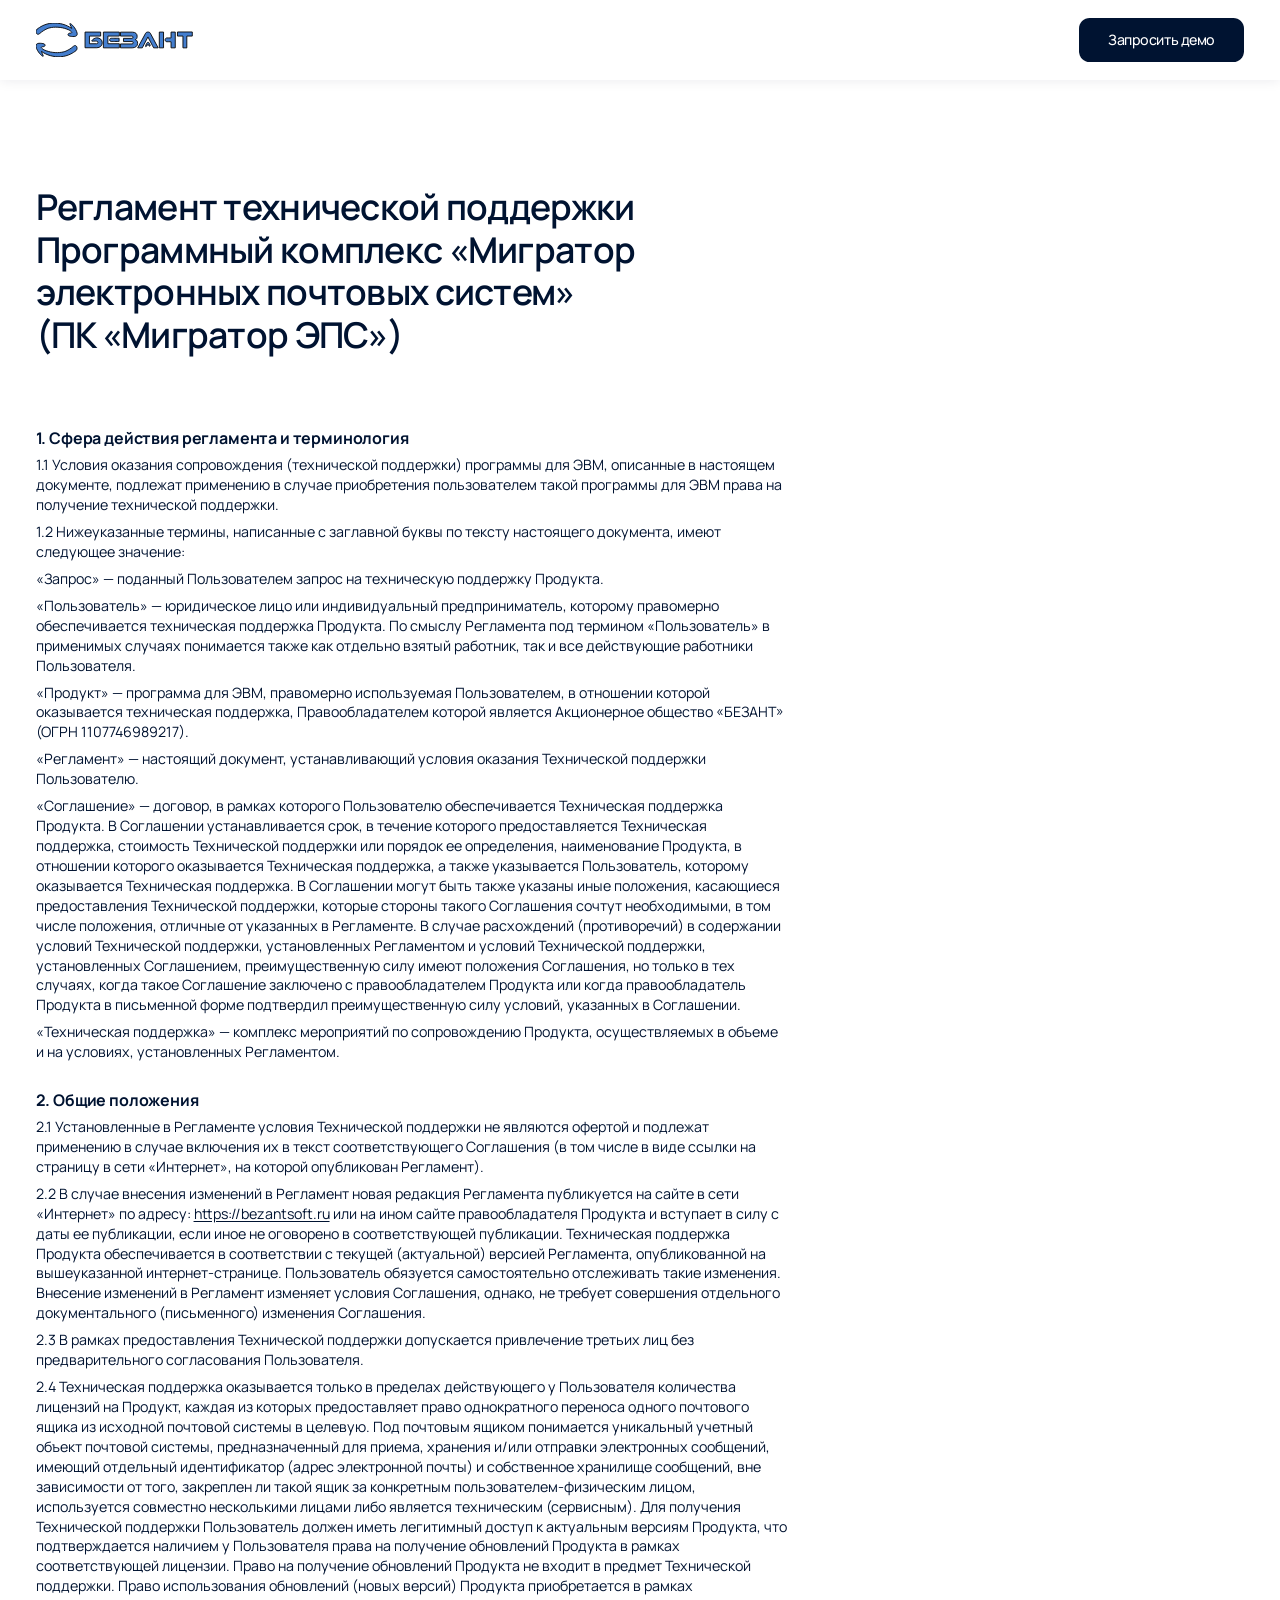
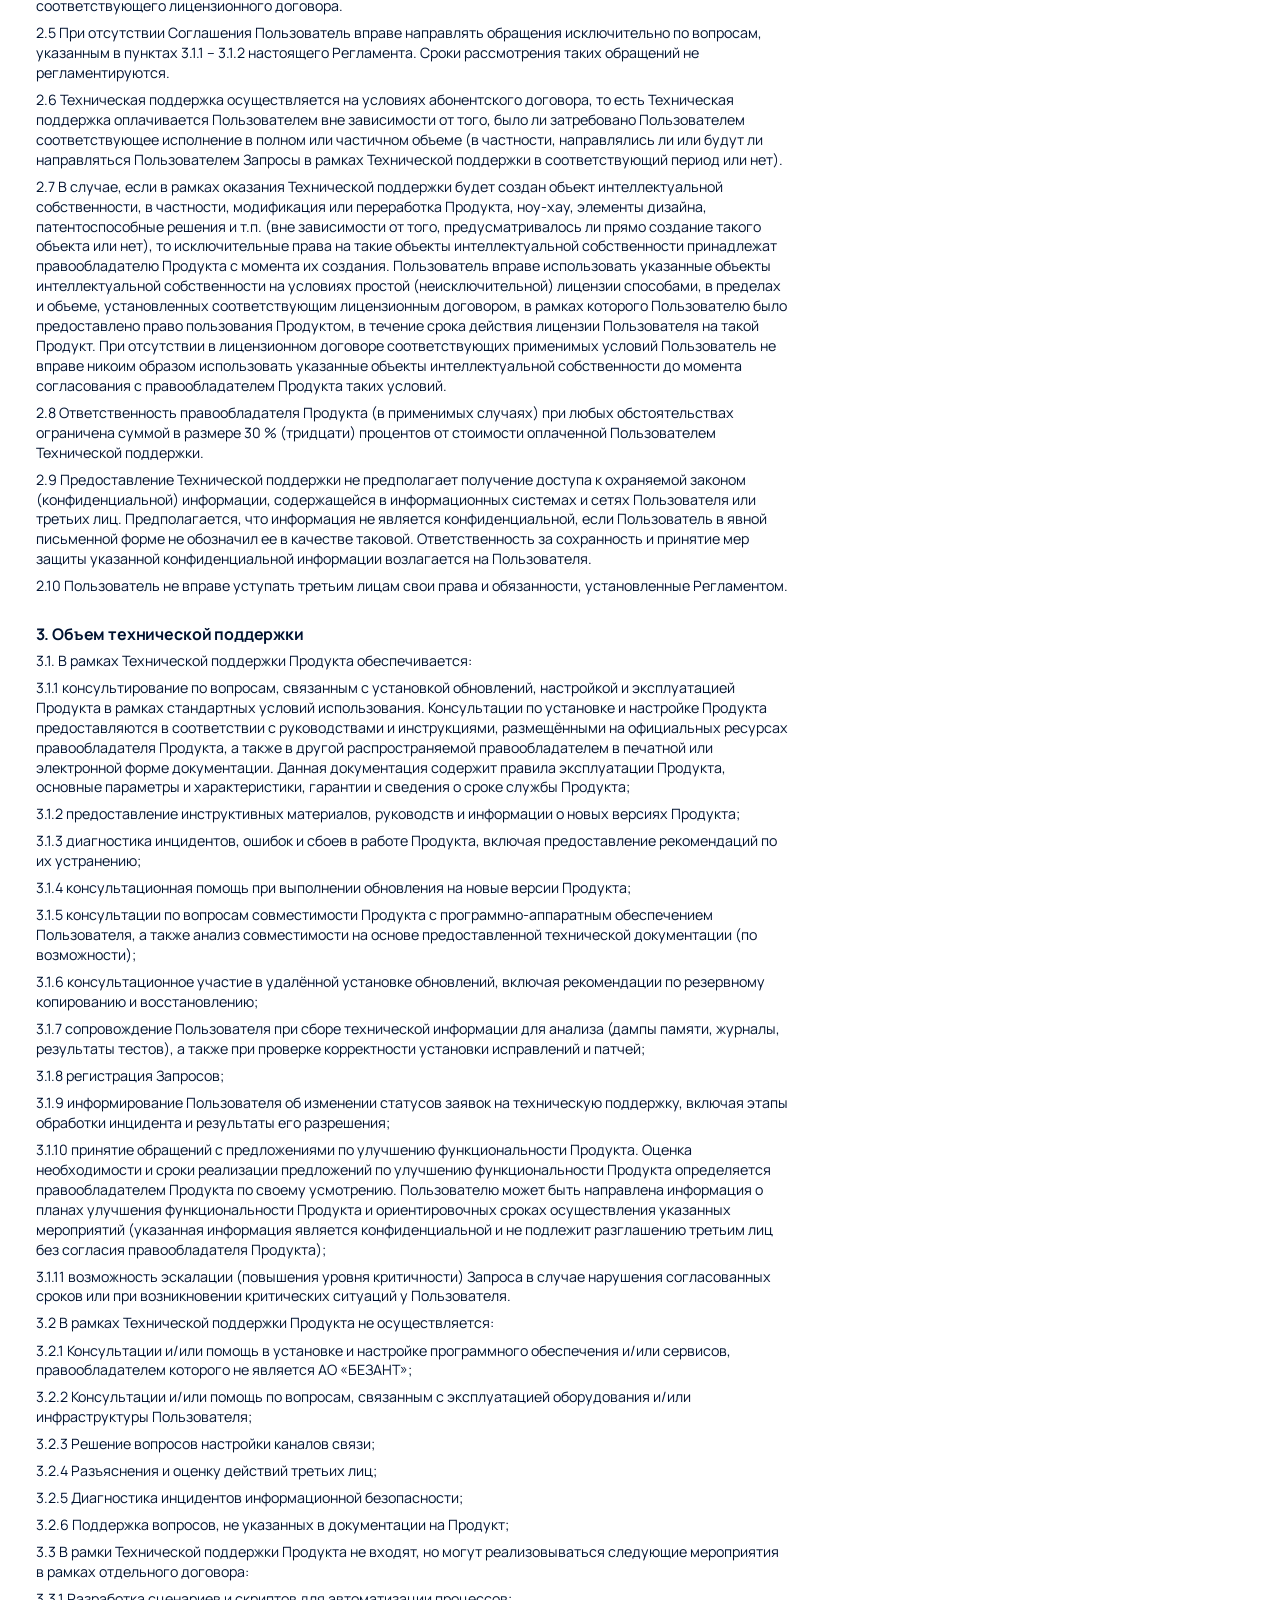
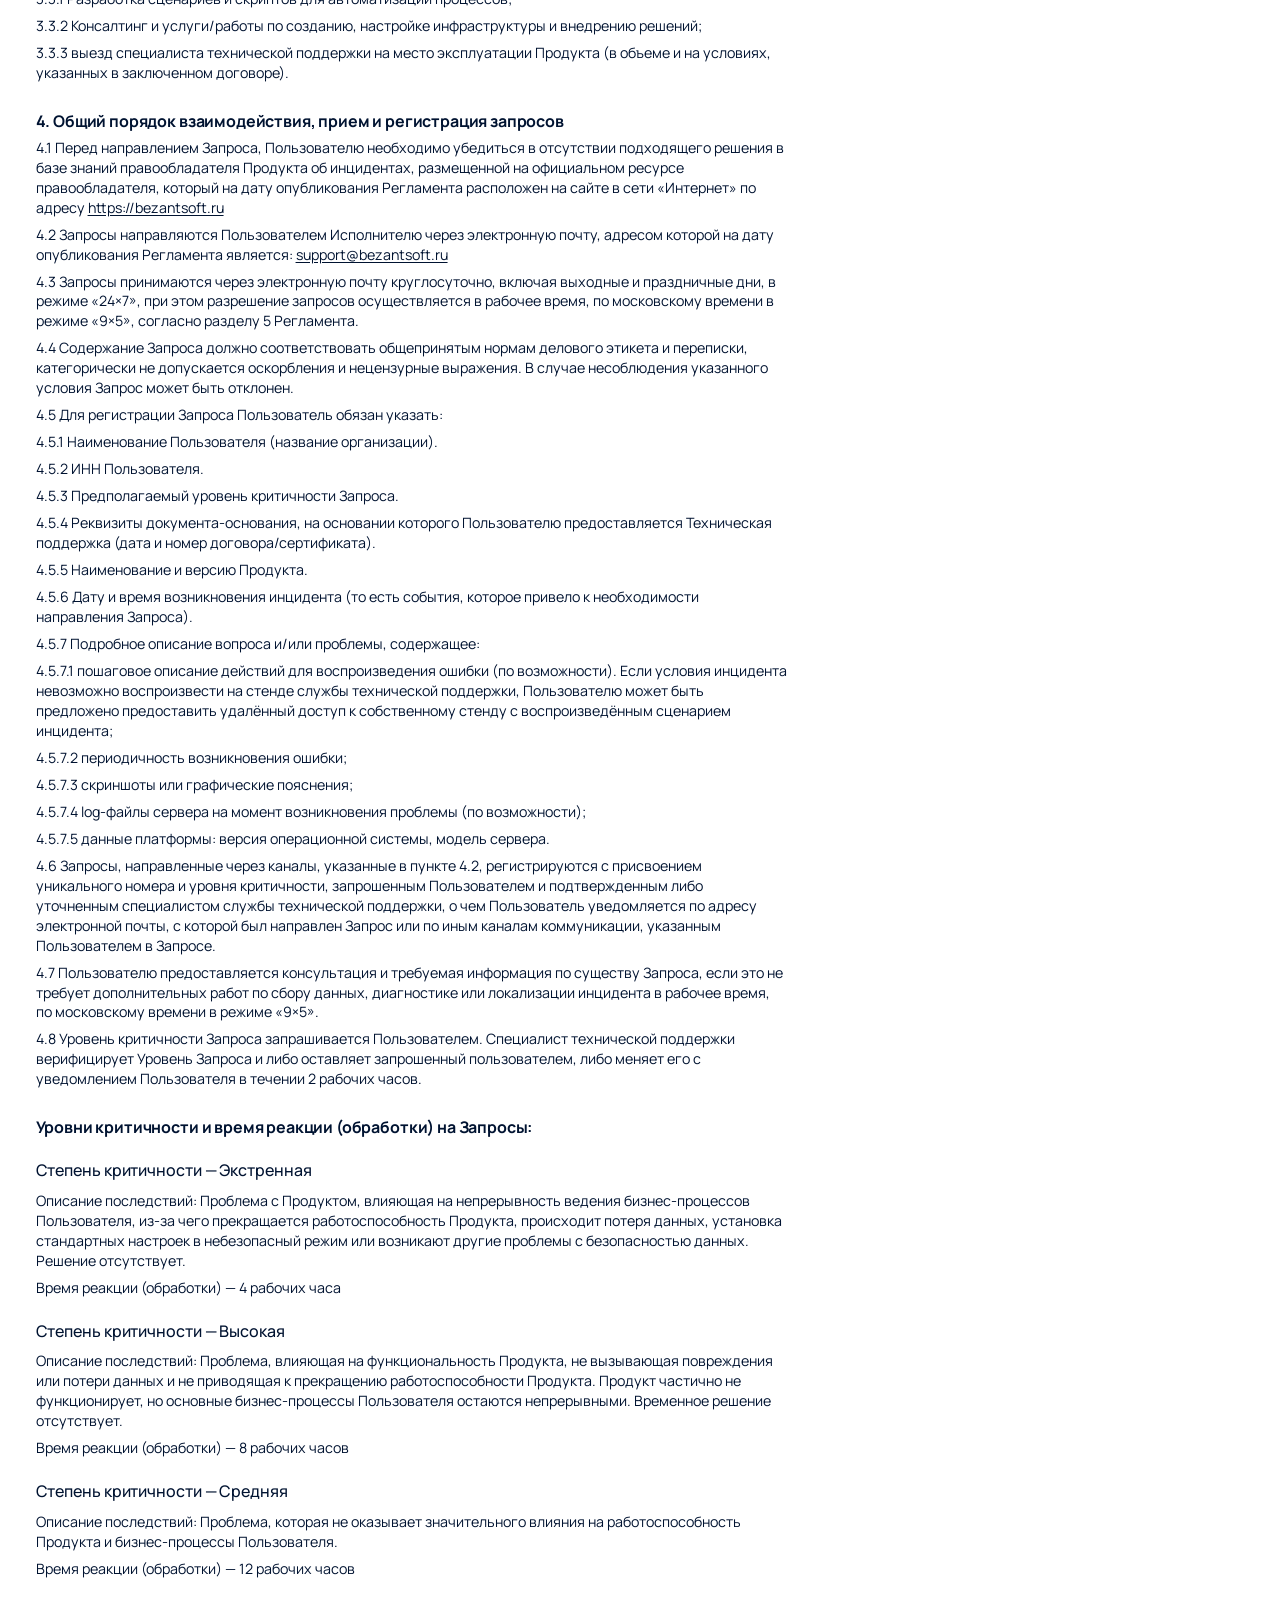
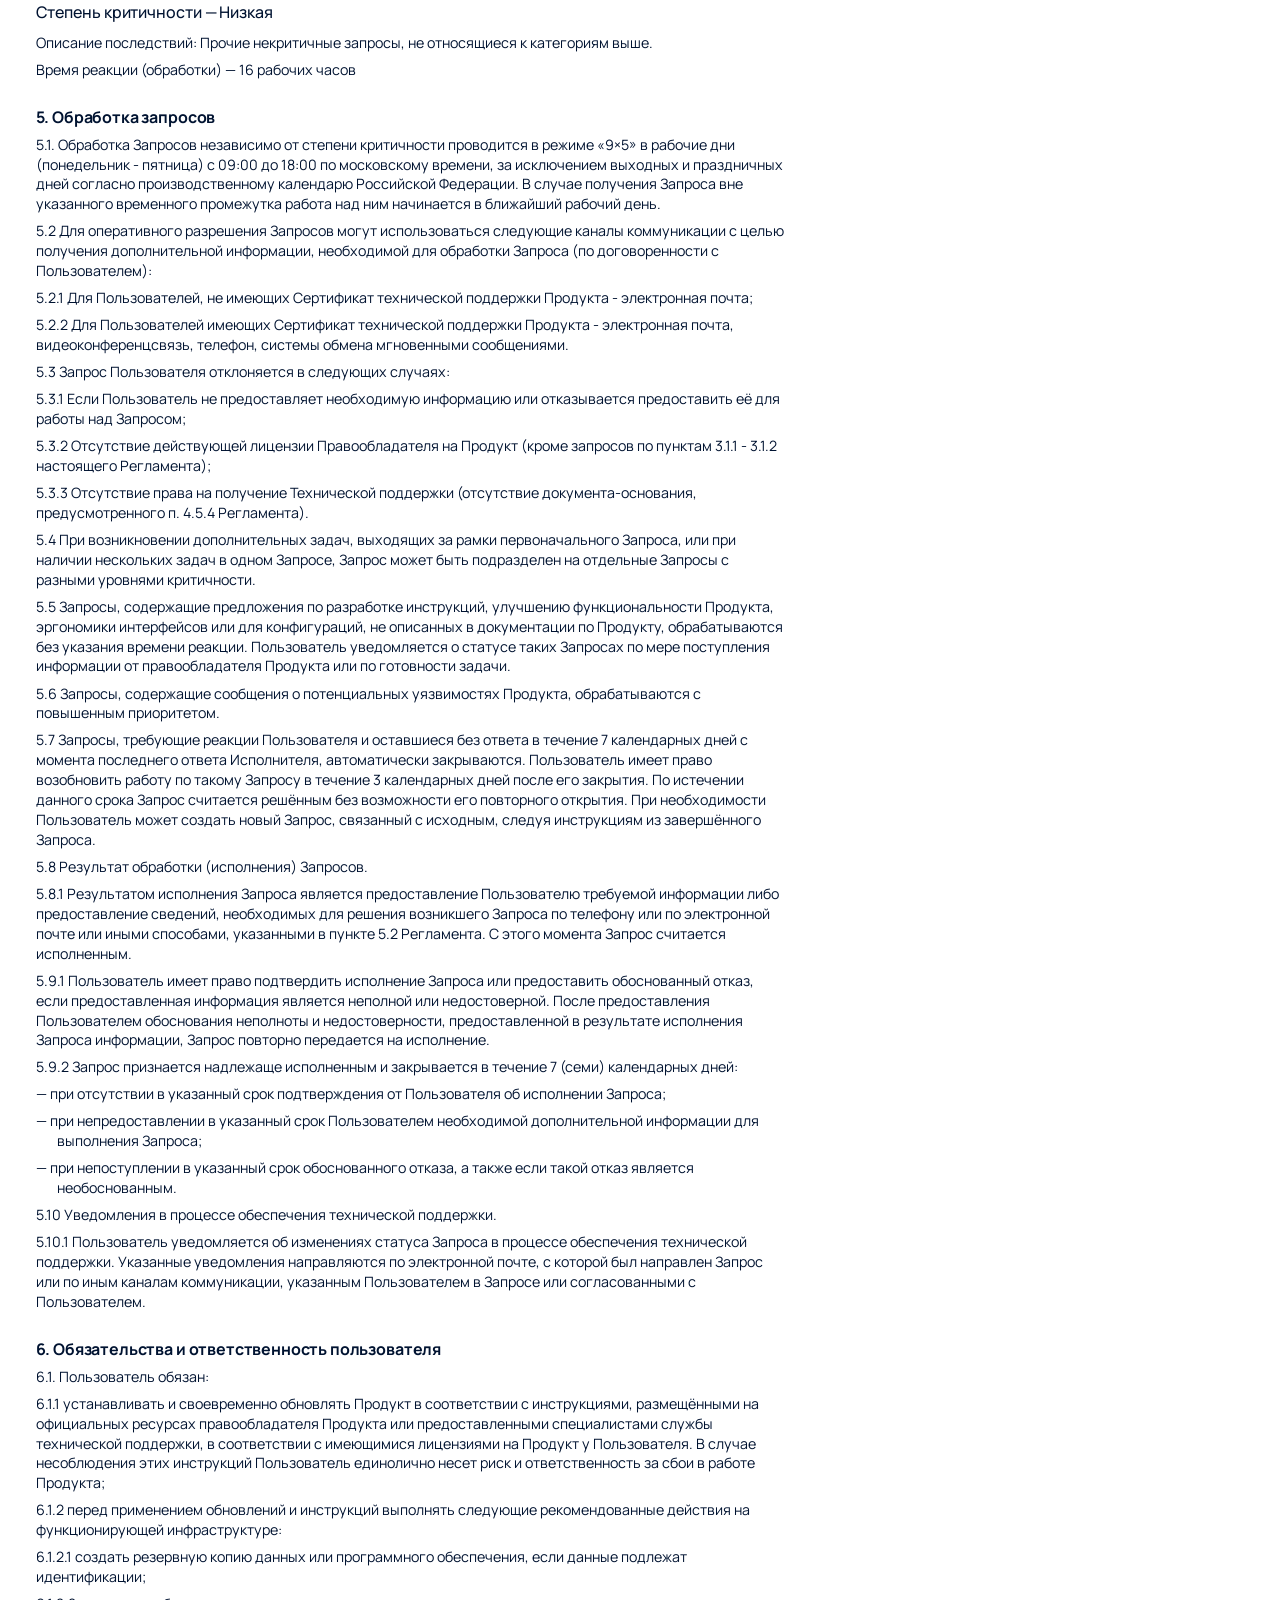
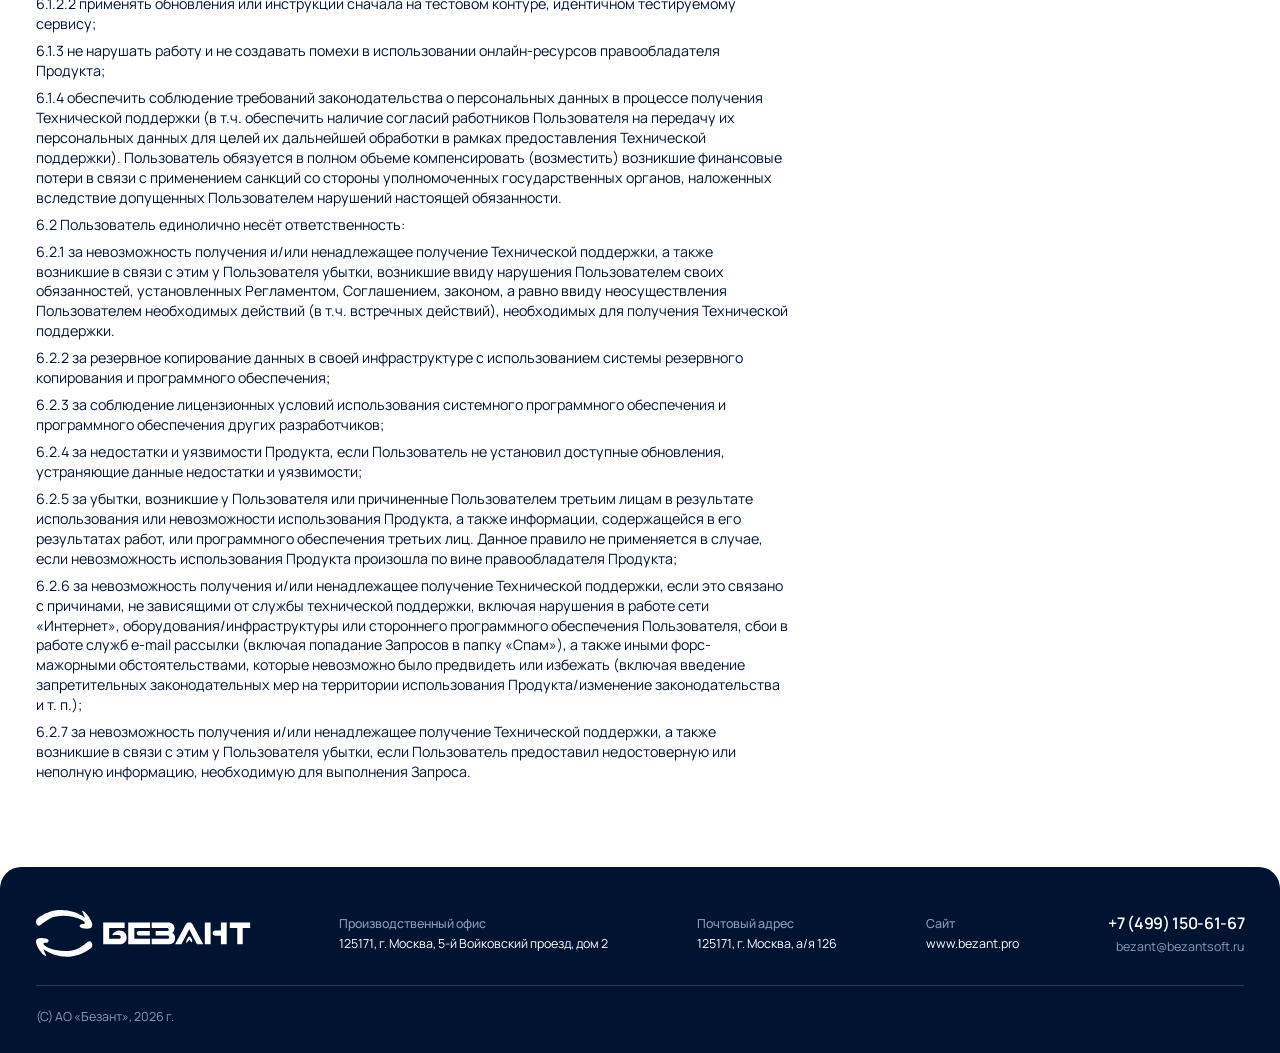
<file: reglament.html>
<!DOCTYPE html>
<html lang="ru">
<head>
<meta charset="UTF-8">
<meta name="viewport" content="width=1200, initial-scale=1.0">
<title>Регламент технической поддержки — ПК «Мигратор ЭПС»</title>

<link rel="preconnect" href="https://fonts.googleapis.com">
<link rel="preconnect" href="https://fonts.gstatic.com" crossorigin>
<link href="https://fonts.googleapis.com/css2?family=Manrope:wght@400;500;600;700&display=swap" rel="stylesheet">

<link rel="stylesheet" href="css/tokens.css">
<link rel="stylesheet" href="css/base.css">
<link rel="stylesheet" href="css/sections/header.css">
<link rel="stylesheet" href="css/sections/legal.css">
<link rel="stylesheet" href="css/sections/footer.css">
</head>
<body>

<header class="header header--scrolled">
  <a class="header__logo" href="index.html" aria-label="Безант"><img class="header__logo-light" src="assets/icons/logo.svg" alt="Безант"><img class="header__logo-dark" src="assets/icons/logo-dark.svg" alt=""></a>
  <a class="btn btn--secondary" href="index.html#form">Запросить демо</a>
</header>

<main id="top">

  <section class="legal section">
    <div class="legal__inner">
      <h1 class="legal__title">Регламент технической поддержки<br>Программный комплекс «Мигратор<br>электронных почтовых систем»<br>(ПК «Мигратор ЭПС»)</h1>

      <div class="legal__body">
        <p class="legal__heading">1. Сфера действия регламента и терминология</p>
        <p>1.1 Условия оказания сопровождения (технической поддержки) программы для ЭВМ, описанные в настоящем документе, подлежат применению в случае приобретения пользователем такой программы для ЭВМ права на получение технической поддержки.</p>
        <p>1.2 Нижеуказанные термины, написанные с заглавной буквы по тексту настоящего документа, имеют следующее значение:</p>
        <p>«Запрос» — поданный Пользователем запрос на техническую поддержку Продукта.</p>
        <p>«Пользователь» — юридическое лицо или индивидуальный предприниматель, которому правомерно обеспечивается техническая поддержка Продукта. По смыслу Регламента под термином «Пользователь» в применимых случаях понимается также как отдельно взятый работник, так и все действующие работники Пользователя.</p>
        <p>«Продукт» — программа для ЭВМ, правомерно используемая Пользователем, в отношении которой оказывается техническая поддержка, Правообладателем которой является Акционерное общество «БЕЗАНТ» (ОГРН 1107746989217).</p>
        <p>«Регламент» — настоящий документ, устанавливающий условия оказания Технической поддержки Пользователю.</p>
        <p>«Соглашение» — договор, в рамках которого Пользователю обеспечивается Техническая поддержка Продукта. В Соглашении устанавливается срок, в течение которого предоставляется Техническая поддержка, стоимость Технической поддержки или порядок ее определения, наименование Продукта, в отношении которого оказывается Техническая поддержка, а также указывается Пользователь, которому оказывается Техническая поддержка. В Соглашении могут быть также указаны иные положения, касающиеся предоставления Технической поддержки, которые стороны такого Соглашения сочтут необходимыми, в том числе положения, отличные от указанных в Регламенте. В случае расхождений (противоречий) в содержании условий Технической поддержки, установленных Регламентом и условий Технической поддержки, установленных Соглашением, преимущественную силу имеют положения Соглашения, но только в тех случаях, когда такое Соглашение заключено с правообладателем Продукта или когда правообладатель Продукта в письменной форме подтвердил преимущественную силу условий, указанных в Соглашении.</p>
        <p>«Техническая поддержка» — комплекс мероприятий по сопровождению Продукта, осуществляемых в объеме и на условиях, установленных Регламентом.</p>

        <p class="legal__heading">2. Общие положения</p>
        <p>2.1 Установленные в Регламенте условия Технической поддержки не являются офертой и подлежат применению в случае включения их в текст соответствующего Соглашения (в том числе в виде ссылки на страницу в сети «Интернет», на которой опубликован Регламент).</p>
        <p>2.2 В случае внесения изменений в Регламент новая редакция Регламента публикуется на сайте в сети «Интернет» по адресу: <a href="https://bezantsoft.ru" target="_blank" rel="noopener">https://bezantsoft.ru</a> или на ином сайте правообладателя Продукта и вступает в силу с даты ее публикации, если иное не оговорено в соответствующей публикации. Техническая поддержка Продукта обеспечивается в соответствии с текущей (актуальной) версией Регламента, опубликованной на вышеуказанной интернет-странице. Пользователь обязуется самостоятельно отслеживать такие изменения. Внесение изменений в Регламент изменяет условия Соглашения, однако, не требует совершения отдельного документального (письменного) изменения Соглашения.</p>
        <p>2.3 В рамках предоставления Технической поддержки допускается привлечение третьих лиц без предварительного согласования Пользователя.</p>
        <p>2.4 Техническая поддержка оказывается только в пределах действующего у Пользователя количества лицензий на Продукт, каждая из которых предоставляет право однократного переноса одного почтового ящика из исходной почтовой системы в целевую. Под почтовым ящиком понимается уникальный учетный объект почтовой системы, предназначенный для приема, хранения и/или отправки электронных сообщений, имеющий отдельный идентификатор (адрес электронной почты) и собственное хранилище сообщений, вне зависимости от того, закреплен ли такой ящик за конкретным пользователем-физическим лицом, используется совместно несколькими лицами либо является техническим (сервисным). Для получения Технической поддержки Пользователь должен иметь легитимный доступ к актуальным версиям Продукта, что подтверждается наличием у Пользователя права на получение обновлений Продукта в рамках соответствующей лицензии. Право на получение обновлений Продукта не входит в предмет Технической поддержки. Право использования обновлений (новых версий) Продукта приобретается в рамках соответствующего лицензионного договора.</p>
        <p>2.5 При отсутствии Соглашения Пользователь вправе направлять обращения исключительно по вопросам, указанным в пунктах 3.1.1 – 3.1.2 настоящего Регламента. Сроки рассмотрения таких обращений не регламентируются.</p>
        <p>2.6 Техническая поддержка осуществляется на условиях абонентского договора, то есть Техническая поддержка оплачивается Пользователем вне зависимости от того, было ли затребовано Пользователем соответствующее исполнение в полном или частичном объеме (в частности, направлялись ли или будут ли направляться Пользователем Запросы в рамках Технической поддержки в соответствующий период или нет).</p>
        <p>2.7 В случае, если в рамках оказания Технической поддержки будет создан объект интеллектуальной собственности, в частности, модификация или переработка Продукта, ноу-хау, элементы дизайна, патентоспособные решения и т.п. (вне зависимости от того, предусматривалось ли прямо создание такого объекта или нет), то исключительные права на такие объекты интеллектуальной собственности принадлежат правообладателю Продукта с момента их создания. Пользователь вправе использовать указанные объекты интеллектуальной собственности на условиях простой (неисключительной) лицензии способами, в пределах и объеме, установленных соответствующим лицензионным договором, в рамках которого Пользователю было предоставлено право пользования Продуктом, в течение срока действия лицензии Пользователя на такой Продукт. При отсутствии в лицензионном договоре соответствующих применимых условий Пользователь не вправе никоим образом использовать указанные объекты интеллектуальной собственности до момента согласования с правообладателем Продукта таких условий.</p>
        <p>2.8 Ответственность правообладателя Продукта (в применимых случаях) при любых обстоятельствах ограничена суммой в размере 30 % (тридцати) процентов от стоимости оплаченной Пользователем Технической поддержки.</p>
        <p>2.9 Предоставление Технической поддержки не предполагает получение доступа к охраняемой законом (конфиденциальной) информации, содержащейся в информационных системах и сетях Пользователя или третьих лиц. Предполагается, что информация не является конфиденциальной, если Пользователь в явной письменной форме не обозначил ее в качестве таковой. Ответственность за сохранность и принятие мер защиты указанной конфиденциальной информации возлагается на Пользователя.</p>
        <p>2.10 Пользователь не вправе уступать третьим лицам свои права и обязанности, установленные Регламентом.</p>

        <p class="legal__heading">3. Объем технической поддержки</p>
        <p>3.1. В рамках Технической поддержки Продукта обеспечивается:</p>
        <p>3.1.1 консультирование по вопросам, связанным с установкой обновлений, настройкой и эксплуатацией Продукта в рамках стандартных условий использования. Консультации по установке и настройке Продукта предоставляются в соответствии с руководствами и инструкциями, размещёнными на официальных ресурсах правообладателя Продукта, а также в другой распространяемой правообладателем в печатной или электронной форме документации. Данная документация содержит правила эксплуатации Продукта, основные параметры и характеристики, гарантии и сведения о сроке службы Продукта;</p>
        <p>3.1.2 предоставление инструктивных материалов, руководств и информации о новых версиях Продукта;</p>
        <p>3.1.3 диагностика инцидентов, ошибок и сбоев в работе Продукта, включая предоставление рекомендаций по их устранению;</p>
        <p>3.1.4 консультационная помощь при выполнении обновления на новые версии Продукта;</p>
        <p>3.1.5 консультации по вопросам совместимости Продукта с программно-аппаратным обеспечением Пользователя, а также анализ совместимости на основе предоставленной технической документации (по возможности);</p>
        <p>3.1.6 консультационное участие в удалённой установке обновлений, включая рекомендации по резервному копированию и восстановлению;</p>
        <p>3.1.7 сопровождение Пользователя при сборе технической информации для анализа (дампы памяти, журналы, результаты тестов), а также при проверке корректности установки исправлений и патчей;</p>
        <p>3.1.8 регистрация Запросов;</p>
        <p>3.1.9 информирование Пользователя об изменении статусов заявок на техническую поддержку, включая этапы обработки инцидента и результаты его разрешения;</p>
        <p>3.1.10 принятие обращений с предложениями по улучшению функциональности Продукта. Оценка необходимости и сроки реализации предложений по улучшению функциональности Продукта определяется правообладателем Продукта по своему усмотрению. Пользователю может быть направлена информация о планах улучшения функциональности Продукта и ориентировочных сроках осуществления указанных мероприятий (указанная информация является конфиденциальной и не подлежит разглашению третьим лиц без согласия правообладателя Продукта);</p>
        <p>3.1.11 возможность эскалации (повышения уровня критичности) Запроса в случае нарушения согласованных сроков или при возникновении критических ситуаций у Пользователя.</p>
        <p>3.2 В рамках Технической поддержки Продукта не осуществляется:</p>
        <p>3.2.1 Консультации и/или помощь в установке и настройке программного обеспечения и/или сервисов, правообладателем которого не является АО «БЕЗАНТ»;</p>
        <p>3.2.2 Консультации и/или помощь по вопросам, связанным с эксплуатацией оборудования и/или инфраструктуры Пользователя;</p>
        <p>3.2.3 Решение вопросов настройки каналов связи;</p>
        <p>3.2.4 Разъяснения и оценку действий третьих лиц;</p>
        <p>3.2.5 Диагностика инцидентов информационной безопасности;</p>
        <p>3.2.6 Поддержка вопросов, не указанных в документации на Продукт;</p>
        <p>3.3 В рамки Технической поддержки Продукта не входят, но могут реализовываться следующие мероприятия в рамках отдельного договора:</p>
        <p>3.3.1 Разработка сценариев и скриптов для автоматизации процессов;</p>
        <p>3.3.2 Консалтинг и услуги/работы по созданию, настройке инфраструктуры и внедрению решений;</p>
        <p>3.3.3 выезд специалиста технической поддержки на место эксплуатации Продукта (в объеме и на условиях, указанных в заключенном договоре).</p>

        <p class="legal__heading">4. Общий порядок взаимодействия, прием и регистрация запросов</p>
        <p>4.1 Перед направлением Запроса, Пользователю необходимо убедиться в отсутствии подходящего решения в базе знаний правообладателя Продукта об инцидентах, размещенной на официальном ресурсе правообладателя, который на дату опубликования Регламента расположен на сайте в сети «Интернет» по адресу <a href="https://bezantsoft.ru" target="_blank" rel="noopener">https://bezantsoft.ru</a></p>
        <p>4.2 Запросы направляются Пользователем Исполнителю через электронную почту, адресом которой на дату опубликования Регламента является: <a href="mailto:support@bezantsoft.ru">support@bezantsoft.ru</a></p>
        <p>4.3 Запросы принимаются через электронную почту круглосуточно, включая выходные и праздничные дни, в режиме «24×7», при этом разрешение запросов осуществляется в рабочее время, по московскому времени в режиме «9×5», согласно разделу 5 Регламента.</p>
        <p>4.4 Содержание Запроса должно соответствовать общепринятым нормам делового этикета и переписки, категорически не допускается оскорбления и нецензурные выражения. В случае несоблюдения указанного условия Запрос может быть отклонен.</p>
        <p>4.5 Для регистрации Запроса Пользователь обязан указать:</p>
        <p>4.5.1 Наименование Пользователя (название организации).</p>
        <p>4.5.2 ИНН Пользователя.</p>
        <p>4.5.3 Предполагаемый уровень критичности Запроса.</p>
        <p>4.5.4 Реквизиты документа-основания, на основании которого Пользователю предоставляется Техническая поддержка (дата и номер договора/сертификата).</p>
        <p>4.5.5 Наименование и версию Продукта.</p>
        <p>4.5.6 Дату и время возникновения инцидента (то есть события, которое привело к необходимости направления Запроса).</p>
        <p>4.5.7 Подробное описание вопроса и/или проблемы, содержащее:</p>
        <p>4.5.7.1 пошаговое описание действий для воспроизведения ошибки (по возможности). Если условия инцидента невозможно воспроизвести на стенде службы технической поддержки, Пользователю может быть предложено предоставить удалённый доступ к собственному стенду с воспроизведённым сценарием инцидента;</p>
        <p>4.5.7.2 периодичность возникновения ошибки;</p>
        <p>4.5.7.3 скриншоты или графические пояснения;</p>
        <p>4.5.7.4 log-файлы сервера на момент возникновения проблемы (по возможности);</p>
        <p>4.5.7.5 данные платформы: версия операционной системы, модель сервера.</p>
        <p>4.6 Запросы, направленные через каналы, указанные в пункте 4.2, регистрируются с присвоением уникального номера и уровня критичности, запрошенным Пользователем и подтвержденным либо уточненным специалистом службы технической поддержки, о чем Пользователь уведомляется по адресу электронной почты, с которой был направлен Запрос или по иным каналам коммуникации, указанным Пользователем в Запросе.</p>
        <p>4.7 Пользователю предоставляется консультация и требуемая информация по существу Запроса, если это не требует дополнительных работ по сбору данных, диагностике или локализации инцидента в рабочее время, по московскому времени в режиме «9×5».</p>
        <p>4.8 Уровень критичности Запроса запрашивается Пользователем. Специалист технической поддержки верифицирует Уровень Запроса и либо оставляет запрошенный пользователем, либо меняет его с уведомлением Пользователя в течении 2 рабочих часов.</p>

        <p class="legal__heading">Уровни критичности и время реакции (обработки) на Запросы:</p>
        <p class="legal__subhead">Степень критичности — Экстренная</p>
        <p>Описание последствий: Проблема с Продуктом, влияющая на непрерывность ведения бизнес-процессов Пользователя, из-за чего прекращается работоспособность Продукта, происходит потеря данных, установка стандартных настроек в небезопасный режим или возникают другие проблемы с безопасностью данных. Решение отсутствует.</p>
        <p>Время реакции (обработки) — 4 рабочих часа</p>
        <p class="legal__subhead">Степень критичности — Высокая</p>
        <p>Описание последствий: Проблема, влияющая на функциональность Продукта, не вызывающая повреждения или потери данных и не приводящая к прекращению работоспособности Продукта. Продукт частично не функционирует, но основные бизнес-процессы Пользователя остаются непрерывными. Временное решение отсутствует.</p>
        <p>Время реакции (обработки) — 8 рабочих часов</p>
        <p class="legal__subhead">Степень критичности — Средняя</p>
        <p>Описание последствий: Проблема, которая не оказывает значительного влияния на работоспособность Продукта и бизнес-процессы Пользователя.</p>
        <p>Время реакции (обработки) — 12 рабочих часов</p>
        <p class="legal__subhead">Степень критичности — Низкая</p>
        <p>Описание последствий: Прочие некритичные запросы, не относящиеся к категориям выше.</p>
        <p>Время реакции (обработки) — 16 рабочих часов</p>

        <p class="legal__heading">5. Обработка запросов</p>
        <p>5.1. Обработка Запросов независимо от степени критичности проводится в режиме «9×5» в рабочие дни (понедельник - пятница) с 09:00 до 18:00 по московскому времени, за исключением выходных и праздничных дней согласно производственному календарю Российской Федерации. В случае получения Запроса вне указанного временного промежутка работа над ним начинается в ближайший рабочий день.</p>
        <p>5.2 Для оперативного разрешения Запросов могут использоваться следующие каналы коммуникации с целью получения дополнительной информации, необходимой для обработки Запроса (по договоренности с Пользователем):</p>
        <p>5.2.1 Для Пользователей, не имеющих Сертификат технической поддержки Продукта - электронная почта;</p>
        <p>5.2.2 Для Пользователей имеющих Сертификат технической поддержки Продукта - электронная почта, видеоконференцсвязь, телефон, системы обмена мгновенными сообщениями.</p>
        <p>5.3 Запрос Пользователя отклоняется в следующих случаях:</p>
        <p>5.3.1 Если Пользователь не предоставляет необходимую информацию или отказывается предоставить её для работы над Запросом;</p>
        <p>5.3.2 Отсутствие действующей лицензии Правообладателя на Продукт (кроме запросов по пунктам 3.1.1 - 3.1.2 настоящего Регламента);</p>
        <p>5.3.3 Отсутствие права на получение Технической поддержки (отсутствие документа-основания, предусмотренного п. 4.5.4 Регламента).</p>
        <p>5.4 При возникновении дополнительных задач, выходящих за рамки первоначального Запроса, или при наличии нескольких задач в одном Запросе, Запрос может быть подразделен на отдельные Запросы с разными уровнями критичности.</p>
        <p>5.5 Запросы, содержащие предложения по разработке инструкций, улучшению функциональности Продукта, эргономики интерфейсов или для конфигураций, не описанных в документации по Продукту, обрабатываются без указания времени реакции. Пользователь уведомляется о статусе таких Запросах по мере поступления информации от правообладателя Продукта или по готовности задачи.</p>
        <p>5.6 Запросы, содержащие сообщения о потенциальных уязвимостях Продукта, обрабатываются с повышенным приоритетом.</p>
        <p>5.7 Запросы, требующие реакции Пользователя и оставшиеся без ответа в течение 7 календарных дней с момента последнего ответа Исполнителя, автоматически закрываются. Пользователь имеет право возобновить работу по такому Запросу в течение 3 календарных дней после его закрытия. По истечении данного срока Запрос считается решённым без возможности его повторного открытия. При необходимости Пользователь может создать новый Запрос, связанный с исходным, следуя инструкциям из завершённого Запроса.</p>
        <p>5.8 Результат обработки (исполнения) Запросов.</p>
        <p>5.8.1 Результатом исполнения Запроса является предоставление Пользователю требуемой информации либо предоставление сведений, необходимых для решения возникшего Запроса по телефону или по электронной почте или иными способами, указанными в пункте 5.2 Регламента. С этого момента Запрос считается исполненным.</p>
        <p>5.9.1 Пользователь имеет право подтвердить исполнение Запроса или предоставить обоснованный отказ, если предоставленная информация является неполной или недостоверной. После предоставления Пользователем обоснования неполноты и недостоверности, предоставленной в результате исполнения Запроса информации, Запрос повторно передается на исполнение.</p>
        <p>5.9.2 Запрос признается надлежаще исполненным и закрывается в течение 7 (семи) календарных дней:</p>
        <p class="legal__dash">— при отсутствии в указанный срок подтверждения от Пользователя об исполнении Запроса;</p>
        <p class="legal__dash">— при непредоставлении в указанный срок Пользователем необходимой дополнительной информации для выполнения Запроса;</p>
        <p class="legal__dash">— при непоступлении в указанный срок обоснованного отказа, а также если такой отказ является необоснованным.</p>
        <p>5.10 Уведомления в процессе обеспечения технической поддержки.</p>
        <p>5.10.1 Пользователь уведомляется об изменениях статуса Запроса в процессе обеспечения технической поддержки. Указанные уведомления направляются по электронной почте, с которой был направлен Запрос или по иным каналам коммуникации, указанным Пользователем в Запросе или согласованными с Пользователем.</p>

        <p class="legal__heading">6. Обязательства и ответственность пользователя</p>
        <p>6.1. Пользователь обязан:</p>
        <p>6.1.1 устанавливать и своевременно обновлять Продукт в соответствии с инструкциями, размещёнными на официальных ресурсах правообладателя Продукта или предоставленными специалистами службы технической поддержки, в соответствии с имеющимися лицензиями на Продукт у Пользователя. В случае несоблюдения этих инструкций Пользователь единолично несет риск и ответственность за сбои в работе Продукта;</p>
        <p>6.1.2 перед применением обновлений и инструкций выполнять следующие рекомендованные действия на функционирующей инфраструктуре:</p>
        <p>6.1.2.1 создать резервную копию данных или программного обеспечения, если данные подлежат идентификации;</p>
        <p>6.1.2.2 применять обновления или инструкции сначала на тестовом контуре, идентичном тестируемому сервису;</p>
        <p>6.1.3 не нарушать работу и не создавать помехи в использовании онлайн-ресурсов правообладателя Продукта;</p>
        <p>6.1.4 обеспечить соблюдение требований законодательства о персональных данных в процессе получения Технической поддержки (в т.ч. обеспечить наличие согласий работников Пользователя на передачу их персональных данных для целей их дальнейшей обработки в рамках предоставления Технической поддержки). Пользователь обязуется в полном объеме компенсировать (возместить) возникшие финансовые потери в связи с применением санкций со стороны уполномоченных государственных органов, наложенных вследствие допущенных Пользователем нарушений настоящей обязанности.</p>
        <p>6.2 Пользователь единолично несёт ответственность:</p>
        <p>6.2.1 за невозможность получения и/или ненадлежащее получение Технической поддержки, а также возникшие в связи с этим у Пользователя убытки, возникшие ввиду нарушения Пользователем своих обязанностей, установленных Регламентом, Соглашением, законом, а равно ввиду неосуществления Пользователем необходимых действий (в т.ч. встречных действий), необходимых для получения Технической поддержки.</p>
        <p>6.2.2 за резервное копирование данных в своей инфраструктуре с использованием системы резервного копирования и программного обеспечения;</p>
        <p>6.2.3 за соблюдение лицензионных условий использования системного программного обеспечения и программного обеспечения других разработчиков;</p>
        <p>6.2.4 за недостатки и уязвимости Продукта, если Пользователь не установил доступные обновления, устраняющие данные недостатки и уязвимости;</p>
        <p>6.2.5 за убытки, возникшие у Пользователя или причиненные Пользователем третьим лицам в результате использования или невозможности использования Продукта, а также информации, содержащейся в его результатах работ, или программного обеспечения третьих лиц. Данное правило не применяется в случае, если невозможность использования Продукта произошла по вине правообладателя Продукта;</p>
        <p>6.2.6 за невозможность получения и/или ненадлежащее получение Технической поддержки, если это связано с причинами, не зависящими от службы технической поддержки, включая нарушения в работе сети «Интернет», оборудования/инфраструктуры или стороннего программного обеспечения Пользователя, сбои в работе служб e-mail рассылки (включая попадание Запросов в папку «Спам»), а также иными форс-мажорными обстоятельствами, которые невозможно было предвидеть или избежать (включая введение запретительных законодательных мер на территории использования Продукта/изменение законодательства и т. п.);</p>
        <p>6.2.7 за невозможность получения и/или ненадлежащее получение Технической поддержки, а также возникшие в связи с этим у Пользователя убытки, если Пользователь предоставил недостоверную или неполную информацию, необходимую для выполнения Запроса.</p>
      </div>
    </div>
  </section>

</main>

<footer class="footer section">
  <div class="footer__row">
    <a class="footer__logo" href="index.html"><img src="assets/icons/logo.svg" alt="Безант"></a>
    <div class="footer__block">
      <p class="footer__block-label">Производственный офис</p>
      <p class="footer__block-value">125171, г. Москва, 5-й Войковский проезд, дом 2</p>
    </div>
    <div class="footer__block">
      <p class="footer__block-label">Почтовый адрес</p>
      <p class="footer__block-value">125171, г. Москва, а/я 126</p>
    </div>
    <div class="footer__block">
      <p class="footer__block-label">Сайт</p>
      <a class="footer__block-value footer__block-link" href="https://www.bezant.pro" target="_blank" rel="noopener">www.bezant.pro</a>
    </div>
    <div class="footer__contact">
      <p class="footer__phone">+7 (499) 150-61-67</p>
      <p class="footer__email">bezant@bezantsoft.ru</p>
    </div>
  </div>
  <div class="footer__bottom">
    <div class="footer__divider"></div>
    <p class="footer__copy">(С) АО «Безант», 2026 г.</p>
  </div>
</footer>
</body>
</html>
</file>
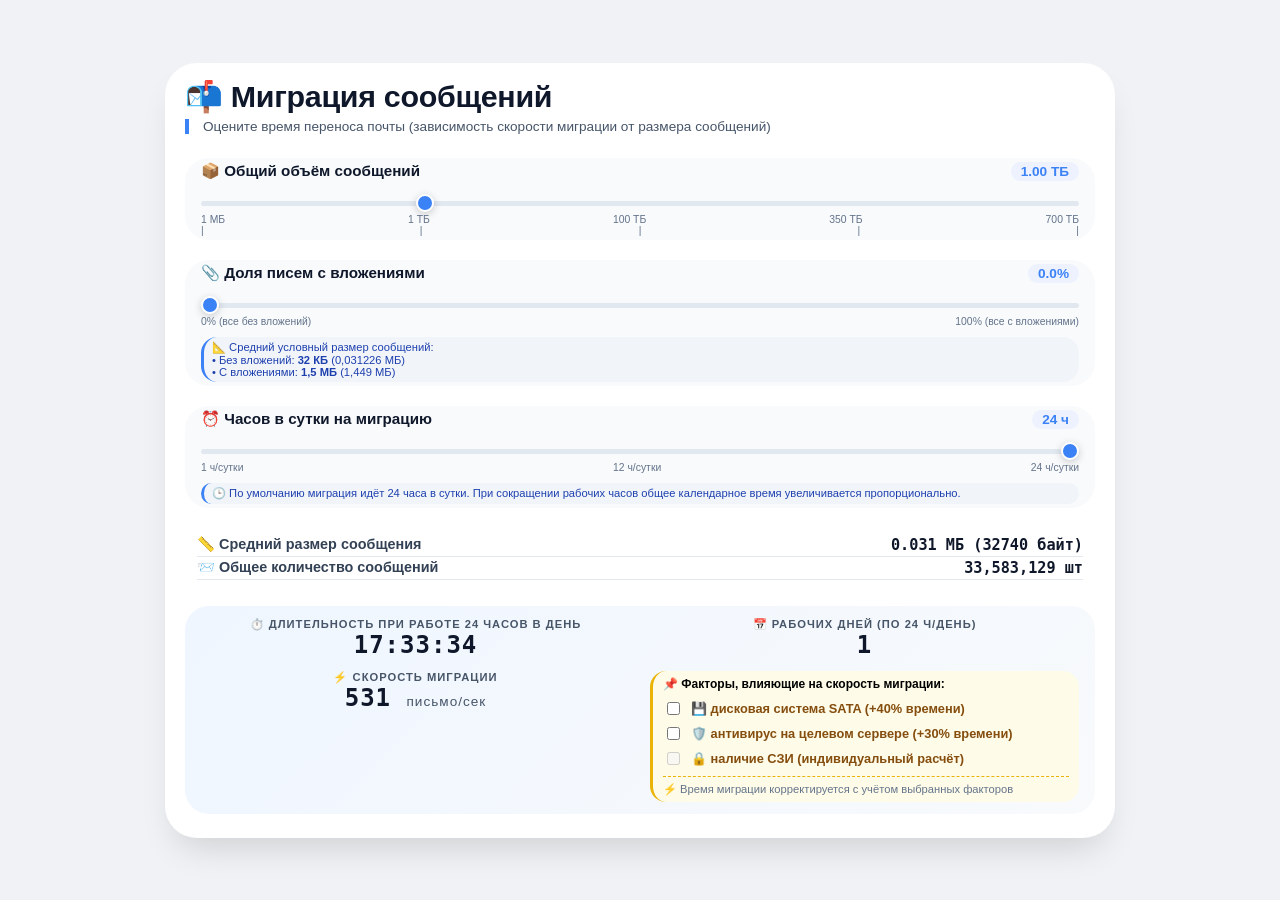
<file: calculator/calculator_v2_4_02.html>
<!DOCTYPE html>
<html lang="ru">
<head>
    <meta charset="UTF-8">
    <meta name="viewport" content="width=device-width, initial-scale=1.0, user-scalable=yes">
    <title>Калькулятор миграции сообщений</title>
    <style>
        * {
            box-sizing: border-box;
            font-family: -apple-system, BlinkMacSystemFont, 'Segoe UI', Roboto, 'Helvetica Neue', sans-serif;
        }
        body {
            background: #f0f2f5;
            display: flex;
            justify-content: center;
            align-items: center;
            min-height: 100vh;
            margin: 0;
            padding: 16px;
        }
        .calculator {
            max-width: 950px;
            width: 100%;
            background: white;
            border-radius: 32px;
            box-shadow: 0 20px 35px -12px rgba(0,0,0,0.15);
            padding: 16px 20px 24px;
            transition: all 0.2s;
        }
        h1 {
            font-size: 1.9rem;
            margin: 0 0 4px 0;
            color: #0f172a;
            font-weight: 700;
            letter-spacing: -0.3px;
        }
        .sub {
            color: #475569;
            margin-bottom: 24px;
            border-left: 4px solid #3b82f6;
            padding-left: 14px;
            font-size: 0.85rem;
        }
        .card {
            background: #f8fafc;
            border-radius: 24px;
            padding: 4px 16px;
            margin-bottom: 20px;
            transition: all 0.2s;
        }
        .param-label {
            display: flex;
            justify-content: space-between;
            font-weight: 700;
            color: #0f172a;
            margin-bottom: 8px;
            font-size: 0.95rem;
        }
        .param-value {
            color: #3b82f6;
            background: #eef2ff;
            padding: 2px 10px;
            border-radius: 40px;
            font-size: 0.85rem;
        }
        input[type="range"] {
            width: 100%;
            height: 5px;
            -webkit-appearance: none;
            background: #e2e8f0;
            border-radius: 10px;
            margin: 12px 0 6px;
        }
        input[type="range"]:focus {
            outline: none;
        }
        input[type="range"]::-webkit-slider-thumb {
            -webkit-appearance: none;
            width: 18px;
            height: 18px;
            background: #3b82f6;
            border-radius: 50%;
            cursor: pointer;
            box-shadow: 0 2px 8px rgba(0,0,0,0.2);
            border: 2px solid white;
        }
        .range-hint {
            display: flex;
            justify-content: space-between;
            font-size: 0.65rem;
            color: #64748b;
            margin-top: 2px;
        }
        .info-row {
            display: flex;
            justify-content: space-between;
            padding: 2px 0;
            border-bottom: 1px solid #e2e8f0;
            font-size: 0.9rem;
        }
        .info-label {
            font-weight: 600;
            color: #334155;
        }
        .info-value {
            font-weight: 700;
            color: #0f172a;
            font-family: monospace;
            font-size: 0.95rem;
        }
        .result-block {
            background: linear-gradient(135deg, #eff6ff 0%, #f8fafc 100%);
            border-radius: 24px;
            padding: 12px 16px;
            margin-top: 20px;
            text-align: center;
        }
        .result-item {
            margin: 4px 0;
        }
        .result-label {
            font-size: 0.7rem;
            text-transform: uppercase;
            letter-spacing: 1px;
            color: #475569;
            font-weight: 600;
        }
        .result-value {
            font-size: 1.5rem;
            font-weight: 800;
            color: #0f172a;
            font-family: monospace;
            letter-spacing: 1px;
        }
        .unit {
            font-size: 0.85rem;
            font-weight: normal;
            color: #475569;
        }
        .constant-note {
            background: #f1f5f9;
            border-left: 3px solid #3b82f6;
            padding: 4px 8px;
            border-radius: 16px;
            font-size: 0.7rem;
            color: #1e40af;
            margin-top: 10px;
        }
        .workdays-detail {
            background: #fefce8;
            border-radius: 16px;
            padding: 6px 10px;
            margin: 0;
            font-size: 0.75rem;
            text-align: left;
            border-left: 3px solid #eab308;
            width: auto;
            box-sizing: border-box;
        }
        .workdays-detail span {
            font-weight: 700;
            color: #854d0e;
        }
        .results-row {
            display: flex;
            justify-content: space-between;
            align-items: stretch;
            gap: 20px;
            margin: 0 0 12px 0;
        }
        .results-row .result-item {
            flex: 1;
            margin: 0;
            min-width: 0;
        }
        .bottom-row {
            display: flex;
            justify-content: space-between;
            align-items: flex-start;
            gap: 20px;
            margin-top: 4px;
        }
        .speed-wrapper {
            flex: 1;
            text-align: center;
        }
        .detail-wrapper {
            flex: 1;
            text-align: left;
        }
        @media (max-width: 700px) {
            body { padding: 12px; }
            .calculator { padding: 12px 14px 18px; }
            .result-value { font-size: 1.1rem; }
            .results-row { gap: 10px; }
            .bottom-row { flex-direction: column; gap: 10px; }
            .workdays-detail { font-size: 0.65rem; }
            .card { padding: 4px 12px; margin-bottom: 14px; }
            h1 { font-size: 1.6rem; }
        }
    </style>
</head>
<body>
<div class="calculator">
    <h1>📬 Миграция сообщений</h1>
    <div class="sub">Оцените время переноса почты (зависимость скорости миграции от размера сообщений)</div>

    <!-- Ползунок: общий объём -->
    <div class="card">
        <div class="param-label">
            <span>📦 Общий объём сообщений</span>
            <span class="param-value" id="volumeDisplay">1.00 МБ</span>
        </div>
        <input type="range" id="volumeSlider" min="0" max="100" step="0.01" value="0">
        <div class="range-hint">
            <span>1 МБ</span>
            <span>1 ТБ</span>
            <span>100 ТБ</span>
            <span>350 ТБ</span>
            <span>700 ТБ</span>
        </div>
        <div class="range-hint" style="margin-top: 0;">
            <span>|</span><span>|</span><span>|</span><span>|</span><span>|</span>
        </div>
    </div>

    <!-- Ползунок: доля писем с вложениями -->
    <div class="card">
        <div class="param-label">
            <span>📎 Доля писем с вложениями</span>
            <span class="param-value" id="ratioDisplay">0.0%</span>
        </div>
        <input type="range" id="ratioSlider" min="0" max="100" step="0.1" value="0">
        <div class="range-hint">
            <span>0% (все без вложений)</span>
            <span>100% (все с вложениями)</span>
        </div>
        <div class="constant-note">
            📐 Средний условный размер сообщений:<br>
            • Без вложений: <strong>32 КБ</strong> (0,031226 МБ)<br>
            • С вложениями: <strong>1,5 МБ</strong> (1,449 МБ)
        </div>
    </div>

    <!-- Ползунок: количество часов в сутки -->
    <div class="card">
        <div class="param-label">
            <span>⏰ Часов в сутки на миграцию</span>
            <span class="param-value" id="hoursPerDayDisplay">24 ч</span>
        </div>
        <input type="range" id="hoursPerDaySlider" min="1" max="24" step="1" value="24">
        <div class="range-hint">
            <span>1 ч/сутки</span>
            <span>12 ч/сутки</span>
            <span>24 ч/сутки</span>
        </div>
        <div class="constant-note">
            🕒 По умолчанию миграция идёт 24 часа в сутки. При сокращении рабочих часов общее календарное время увеличивается пропорционально.
        </div>
    </div>

    <!-- Информационные блоки -->
    <div class="card" style="background: white; padding: 6px 12px;">
        <div class="info-row">
            <span class="info-label">📏 Средний размер сообщения</span>
            <span class="info-value" id="avgSizeInfo">— МБ</span>
        </div>
        <div class="info-row">
            <span class="info-label">📨 Общее количество сообщений</span>
            <span class="info-value" id="totalCountInfo">— шт</span>
        </div>
    </div>

    <!-- Результаты -->
    <div class="result-block">
        <div class="results-row">
            <div class="result-item">
                <div class="result-label" id="durationLabel">⏱️ Длительность при работе 24 часа в день</div>
                <div class="result-value" id="migrationTime">00:00:00</div>
            </div>
            <div class="result-item">
                <div class="result-label" id="workDaysLabel">📅 Рабочих дней (по 24 ч/день)</div>
                <div class="result-value" id="workDaysValue">0</div>
            </div>
        </div>
        
        <div class="bottom-row">
            <div class="speed-wrapper">
                <div class="result-label">⚡ Скорость миграции</div>
                <div class="result-value" id="migrationSpeed">0 <span class="unit">писем/сек</span></div>
            </div>
            <div class="detail-wrapper">
                <div class="workdays-detail">
                    <div style="margin-bottom: 8px; font-weight: 700;">📌 Факторы, влияющие на скорость миграции:</div>
                    <div style="font-size: 0.8rem;">
                        <label style="display: flex; align-items: center; gap: 8px; margin-bottom: 6px; cursor: pointer;">
                            <input type="checkbox" id="factorSATA"> 
                            <span>💾 дисковая система SATA <span style="color: #854d0e;">(+40% времени)</span></span>
                        </label>
                        <label style="display: flex; align-items: center; gap: 8px; margin-bottom: 6px; cursor: pointer;">
                            <input type="checkbox" id="factorAntivirus"> 
                            <span>🛡️ антивирус на целевом сервере <span style="color: #854d0e;">(+30% времени)</span></span>
                        </label>
                        <label style="display: flex; align-items: center; gap: 8px; margin-bottom: 6px; cursor: pointer;">
                            <input type="checkbox" id="factorSZI" disabled> 
                            <span>🔒 наличие СЗИ <span style="color: #854d0e;">(индивидуальный расчёт)</span></span>
                        </label>
                    </div>
                    <div style="font-size: 0.7rem; color: #64748b; margin-top: 8px; padding-top: 6px; border-top: 1px dashed #eab308;">
                        ⚡ Время миграции корректируется с учётом выбранных факторов
                    </div>
                </div>
            </div>
        </div>
    </div>
</div>

<script>
    (function() {
        // ---------- ФИКСИРОВАННЫЕ КОНСТАНТЫ ----------
        const MB_TO_BYTES = 1048576;
        const AVG_SIZE_NO_BYTES = 32740;
        const AVG_SIZE_ATT_BYTES = 1519608;
        const AVG_SIZE_NO_MB = AVG_SIZE_NO_BYTES / MB_TO_BYTES;
        const AVG_SIZE_ATT_MB = AVG_SIZE_ATT_BYTES / MB_TO_BYTES;
        
        const SPEED_NO_MBPS = 19905 / 1200;
        const SPEED_ATT_MBPS = 19451 / 180;
        
        // ----- КАСТОМНАЯ ЛОГАРИФМИЧЕСКАЯ ШКАЛА -----
        const CALIBRATION_POINTS = [
            { pos: 0,   volumeMB: 1 },
            { pos: 25,  volumeMB: 1024 * 1024 },
            { pos: 50,  volumeMB: 100 * 1024 * 1024 },
            { pos: 75,  volumeMB: 350 * 1024 * 1024 },
            { pos: 100, volumeMB: 700 * 1024 * 1024 }
        ];
        
        function findSegment(pos) {
            for (let i = 0; i < CALIBRATION_POINTS.length - 1; i++) {
                if (pos >= CALIBRATION_POINTS[i].pos && pos <= CALIBRATION_POINTS[i+1].pos) {
                    return { left: CALIBRATION_POINTS[i], right: CALIBRATION_POINTS[i+1] };
                }
            }
            return { left: CALIBRATION_POINTS[0], right: CALIBRATION_POINTS[CALIBRATION_POINTS.length-1] };
        }
        
        function sliderToVolume(sliderPos) {
            let seg = findSegment(sliderPos);
            let t = (sliderPos - seg.left.pos) / (seg.right.pos - seg.left.pos);
            let logLeft = Math.log10(seg.left.volumeMB);
            let logRight = Math.log10(seg.right.volumeMB);
            let logVolume = logLeft + t * (logRight - logLeft);
            return Math.pow(10, logVolume);
        }
        
        function formatVolume(megabytes) {
            if (megabytes < 1024) return megabytes.toFixed(2) + ' МБ';
            if (megabytes < 1024 * 1024) return (megabytes / 1024).toFixed(2) + ' ГБ';
            return (megabytes / (1024 * 1024)).toFixed(2) + ' ТБ';
        }
        
        function formatEmailsWord(count) {
            if (count % 10 === 1 && count % 100 !== 11) return "письмо";
            if (count % 10 >= 2 && count % 10 <= 4 && (count % 100 < 10 || count % 100 >= 20)) return "письма";
            return "писем";
        }
        
        function formatDaysWord(days) {
            if (days % 10 === 1 && days % 100 !== 11) return "день";
            if (days % 10 >= 2 && days % 10 <= 4 && (days % 100 < 10 || days % 100 >= 20)) return "дня";
            return "дней";
        }
        
        function formatTimeDetailed(seconds) {
            if (isNaN(seconds) || seconds < 0) return "00:00:00";
            let days = Math.floor(seconds / 86400);
            let remaining = seconds % 86400;
            let hours = Math.floor(remaining / 3600);
            let minutes = Math.floor((remaining % 3600) / 60);
            let secs = Math.floor(remaining % 60);
            let hh = hours.toString().padStart(2, '0');
            let mm = minutes.toString().padStart(2, '0');
            let ss = secs.toString().padStart(2, '0');
            if (days > 0) {
                return `${days} ${formatDaysWord(days)} и ${hh}:${mm}:${ss}`;
            }
            return `${hh}:${mm}:${ss}`;
        }
        
        // DOM элементы
        const volumeSlider = document.getElementById('volumeSlider');
        const volumeDisplay = document.getElementById('volumeDisplay');
        const ratioSlider = document.getElementById('ratioSlider');
        const ratioDisplay = document.getElementById('ratioDisplay');
        const avgSizeInfo = document.getElementById('avgSizeInfo');
        const totalCountInfo = document.getElementById('totalCountInfo');
        const migrationTimeSpan = document.getElementById('migrationTime');
        const migrationSpeedSpan = document.getElementById('migrationSpeed');
        const hoursPerDaySlider = document.getElementById('hoursPerDaySlider');
        const hoursPerDayDisplay = document.getElementById('hoursPerDayDisplay');
        const workDaysValueSpan = document.getElementById('workDaysValue');
        const workDaysLabel = document.getElementById('workDaysLabel');
        
        // ---- Факторы миграции (чеки) ----
        const factorSATA = document.getElementById('factorSATA');
        const factorAntivirus = document.getElementById('factorAntivirus');
        const factorSZI = document.getElementById('factorSZI');
        
        // Функция для округления рабочих дней вверх
        function getRoundedWorkDays(totalWorkSeconds, hoursPerDay) {
            if (hoursPerDay <= 0 || totalWorkSeconds <= 0) return 0;
            const secondsPerWorkDay = hoursPerDay * 3600;
            return Math.ceil(totalWorkSeconds / secondsPerWorkDay);
        }
        
        function calculate() {
            let sliderPos = parseFloat(volumeSlider.value);
            let totalVolumeMB = sliderToVolume(sliderPos);
            let ratio = parseFloat(ratioSlider.value) / 100;
            let activeHoursPerDay = parseInt(hoursPerDaySlider.value, 10);
            
            // ---- Расчёт коэффициента замедления от факторов ----
            let slowdownFactor = 1.0;
            if (factorSATA && factorSATA.checked) slowdownFactor *= 1.4;
            if (factorAntivirus && factorAntivirus.checked) slowdownFactor *= 1.3;
            // Для СЗИ пока используем фиксированный коэффициент, т.к. нет поля ввода
            if (factorSZI && factorSZI.checked) slowdownFactor *= 1.5;  // +50% по умолчанию
            
            hoursPerDayDisplay.textContent = activeHoursPerDay + ' ч';
            workDaysLabel.textContent = `📅 Рабочих дней (по ${activeHoursPerDay} ч/день)`;
            
			// Обновляем заголовок длительности
			const durationLabel = document.getElementById('durationLabel');
			durationLabel.textContent = `⏱️ Длительность при работе ${activeHoursPerDay} часов в день`;
			
            volumeDisplay.textContent = formatVolume(totalVolumeMB);
            ratioDisplay.textContent = (ratio * 100).toFixed(1) + '%';
            
            if (totalVolumeMB <= 0) {
                migrationTimeSpan.textContent = '00:00:00';
                migrationSpeedSpan.innerHTML = '0 <span class="unit">писем/сек</span>';
                avgSizeInfo.textContent = '— МБ';
                totalCountInfo.textContent = '— шт';
                workDaysValueSpan.textContent = '0';
                return;
            }
            
            // Расчёт количества сообщений
            let totalCount = totalVolumeMB / (AVG_SIZE_NO_MB * (1 - ratio) + AVG_SIZE_ATT_MB * ratio);
            let countNo = totalCount * (1 - ratio);
            let countAtt = totalCount * ratio;
            
            let avgSizeMB = (countNo * AVG_SIZE_NO_MB + countAtt * AVG_SIZE_ATT_MB) / totalCount;
            avgSizeInfo.textContent = avgSizeMB.toFixed(3) + ' МБ (' + (avgSizeMB * MB_TO_BYTES).toFixed(0) + ' байт)';
            totalCountInfo.textContent = Math.round(totalCount).toLocaleString() + ' шт';
            
            let volumeNo = countNo * AVG_SIZE_NO_MB;
            let volumeAtt = countAtt * AVG_SIZE_ATT_MB;
            
            let timeNoSec = volumeNo / SPEED_NO_MBPS;
            let timeAttSec = volumeAtt / SPEED_ATT_MBPS;
            let netWorkSeconds = timeNoSec + timeAttSec;  // чистое время при 24 часах в день
            
			// Календарное время с учётом рабочих часов и факторов замедления
			let workSecondsPerDay = activeHoursPerDay * 3600;
			let totalWorkSeconds = netWorkSeconds * slowdownFactor;  // общее время работы с учётом замедлений
			
			// Расчёт календарного времени через полные и неполные дни
//			if (totalWorkSeconds <= workSecondsPerDay) {
//				// Процесс укладывается в один рабочий день
//				calendarSeconds = totalWorkSeconds;
//			} else {
//				// Процесс длится больше одного рабочего дня
//				calendarSeconds = totalWorkSeconds * (24 / activeHoursPerDay);
//			}            
			let fullDays = Math.floor(totalWorkSeconds / workSecondsPerDay);
			let remainingSeconds = totalWorkSeconds % workSecondsPerDay;

			if (remainingSeconds === 0) {
				// Ровно укладывается в целое количество дней
				calendarSeconds = fullDays * 24 * 3600;
			} else {
				// Нужен ещё один неполный день (в нём будет отработано remainingSeconds часов)
				calendarSeconds = fullDays * 24 * 3600 + remainingSeconds;
			}

            let migrationSpeedVal = (totalCount / netWorkSeconds) / slowdownFactor;
            let roundedSpeed = Math.round(migrationSpeedVal);
            let speedWord = formatEmailsWord(roundedSpeed);
            
            migrationTimeSpan.textContent = formatTimeDetailed(calendarSeconds);
            migrationSpeedSpan.innerHTML = roundedSpeed.toLocaleString() + ' <span class="unit">' + speedWord + '/сек</span>';
            
            // ---- Отображение рабочих дней (округление вверх) ----
            const roundedWorkDays = getRoundedWorkDays(totalWorkSeconds, activeHoursPerDay);
            workDaysValueSpan.textContent = roundedWorkDays;
			
        }
        
        // Добавляем слушатели событий
        volumeSlider.addEventListener('input', calculate);
        ratioSlider.addEventListener('input', calculate);
        hoursPerDaySlider.addEventListener('input', calculate);
        
        if (factorSATA) factorSATA.addEventListener('change', calculate);
        if (factorAntivirus) factorAntivirus.addEventListener('change', calculate);
        if (factorSZI) factorSZI.addEventListener('change', calculate);
        
        // Начальные значения
        volumeSlider.value = 25;
        hoursPerDaySlider.value = 24;
        calculate();
    })();
</script>
</body>
</html>
</file>
<file: css/tokens.css>
:root {
  /* ---- Fluid scale: 1rem = 16px at the 1440px Figma design width ----
     Scales fluidly from 1200px to 1400px, then holds fixed from 1400px to 1920px+.
     clamp floor = 16px * (1200/1440), ceiling = 16px * (1400/1440) */
  --scale-vw: 1.11111vw;

  /* ---- Text colors ---- */
  --text-primary: #001331;
  --text-secondary: #627687;
  --text-tertiary: #849eb5;
  --text-inverse: #ffffff;
  --text-link: #2351e7;
  --text-error: #d92d20;

  /* ---- Surfaces ---- */
  --surface-white: #ffffff;
  --surface-light-blue-01: #f0f6ff;
  --surface-light-blue-02: #e6f0ff;
  --surface-dark-blue: #001331;
  --surface-purple-01: #efdfff;
  --surface-orange: #fbede6;
  --surface-yellow: #fff9e7;
  --surface-blue: #2351e7;
  --surface-blue-opacity: #2351e71a;
  --surface-neon: #5ae6ff;
  --surface-neon-opacity: #5ae6ff1a;

  /* ---- UI controls ---- */
  --ui-primary: #001331;
  --ui-secondary: #ffffff;
  --ui-tertiary: #849eb5;
  --ui-disable: #cdd3e3;

  /* ---- Type scale (px ÷ 16 = rem) ---- */
  --fs-h1: 4rem;        /* 64px */
  --fs-h2: 2.5rem;      /* 40px */
  --fs-lead: 1.25rem;   /* 20px */
  --fs-numbers: 3.75rem;/* 60px */
  --fs-body-24: 1.5rem; /* 24px */
  --fs-body-20: 1.25rem;/* 20px */
  --fs-body-18: 1.125rem;/* 18px */
  --fs-body-16: 1rem;   /* 16px */
  --fs-body-14: 0.875rem;/* 14px */
  --fs-ui-m: 1rem;      /* 16px */
  --fs-ui-xs: 0.875rem; /* 14px */
  --fs-ui-s: 0.75rem;   /* 12px */

  /* ---- Spacing scale (px ÷ 16 = rem) ---- */
  --sp-4: 0.25rem;
  --sp-8: 0.5rem;
  --sp-12: 0.75rem;
  --sp-16: 1rem;
  --sp-20: 1.25rem;
  --sp-24: 1.5rem;
  --sp-32: 2rem;
  --sp-40: 2.5rem;
  --sp-48: 3rem;
  --sp-64: 4rem;
  --sp-96: 6rem;
  --sp-120: 7.5rem;

  /* ---- Radii ---- */
  --radius-12: 0.75rem;
  --radius-16: 1rem;
  --radius-24: 1.5rem;
  --radius-40: 2.5rem;
  --radius-64: 4rem;

  /* ---- Layout ---- */
  --container-width: 90rem; /* 1440px at 1:1 scale */
  --container-pad: 2.5rem; /* 40px */

  /* Left/right inset that matches the centered-and-capped content column used by
     every other section (padding + extra centering gap once container-width binds).
     Hero has no such wrapper (its background must stay full-bleed), so its content
     uses this directly to stay aligned with the rest of the page past 1400px.
     Uses 100% (containing-block width, scrollbar excluded) rather than 100vw so the
     header/hero content edge lines up exactly with the centered content columns —
     100vw would include the vertical scrollbar and push them ~half a scrollbar inward. */
  --content-inset: calc(var(--container-pad) + max(0px, (100% - (2 * var(--container-pad)) - var(--container-width)) / 2));
}

html {
  font-size: clamp(13.333px, var(--scale-vw), 15.556px);
}
</file>
<file: css/base.css>
*,
*::before,
*::after {
  box-sizing: border-box;
}

html,
body {
  margin: 0;
  padding: 0;
}

html {
  scroll-behavior: smooth;
  /* Keep anchored sections from landing under the fixed header
     (~93px tall: 2×sp-20 vertical padding + the demo button). */
  scroll-padding-top: 6.5rem;
}

body {
  font-family: "Manrope", -apple-system, BlinkMacSystemFont, "Segoe UI", sans-serif;
  color: var(--text-primary);
  background: var(--surface-white);
  /* Desktop layout floor. Below 1200px css/mobile.css takes over and drops this. */
  min-width: 1200px;
  -webkit-font-smoothing: antialiased;
  -moz-osx-font-smoothing: grayscale;
  text-rendering: optimizeLegibility;
}

img,
svg {
  display: block;
  max-width: 100%;
}

a {
  color: inherit;
  text-decoration: none;
}

button {
  font-family: inherit;
  cursor: pointer;
}

ul {
  margin: 0;
  padding: 0;
  list-style: none;
}

p {
  margin: 0;
}

.container {
  width: var(--container-width);
  max-width: 100%;
  margin: 0 auto;
  padding: 0 var(--container-pad);
}

.section {
  position: relative;
}

.section-title {
  font-size: var(--fs-h2);
  font-weight: 600;
  line-height: 1.2;
  letter-spacing: -0.02em;
  color: var(--text-primary);
  text-align: center;
}

.section-title--inverse {
  color: var(--text-inverse);
}

.section-lead {
  font-size: var(--fs-lead);
  font-weight: 400;
  line-height: 1.4;
  color: var(--text-secondary);
  text-align: center;
  max-width: 40rem;
}

.section-lead--inverse {
  color: var(--text-tertiary);
}

.section-heading {
  display: flex;
  flex-direction: column;
  align-items: center;
  justify-content: flex-start;
  gap: 0;
  text-align: center;
}

/* ---- Buttons ---- */
.btn {
  display: inline-flex;
  align-items: center;
  justify-content: center;
  gap: var(--sp-8);
  padding: var(--sp-16) var(--sp-32);
  border-radius: var(--radius-12);
  font-size: var(--fs-ui-m);
  font-weight: 500;
  letter-spacing: -0.03em;
  line-height: 1;
  border: 1px solid transparent;
  white-space: nowrap;
  transition: opacity 0.15s ease;
}

.btn:hover {
  opacity: 0.85;
}

.btn--primary {
  background: var(--ui-primary);
  color: var(--text-inverse);
}

.btn--secondary {
  background: var(--ui-secondary);
  color: var(--text-primary);
}

.btn--outline {
  background: transparent;
  border-color: var(--ui-primary);
  color: var(--text-primary);
}

.btn--outline-inverse {
  background: transparent;
  border-color: var(--ui-secondary);
  color: var(--text-inverse);
}

.btn--block {
  width: 100%;
}

/* ---- Cards ---- */
.card {
  background: var(--surface-white);
  border-radius: var(--radius-12);
}

/* ---- Tooltip ---- */
.tooltip {
  position: relative;
  display: inline-flex;
  cursor: help;
}

.tooltip__bubble {
  position: absolute;
  bottom: calc(100% + var(--sp-8));
  right: 0;
  width: 14rem;
  padding: var(--sp-12);
  border-radius: var(--radius-12);
  background: var(--surface-dark-blue);
  color: var(--text-inverse);
  font-family: "Manrope", -apple-system, BlinkMacSystemFont, "Segoe UI", sans-serif;
  font-style: normal;
  font-weight: 400;
  font-size: var(--fs-ui-s);
  line-height: 1.4;
  opacity: 0;
  visibility: hidden;
  transform: translateY(4px);
  transition: opacity 0.15s ease, transform 0.15s ease;
  z-index: 10;
}

.tooltip:hover .tooltip__bubble,
.tooltip:focus-within .tooltip__bubble {
  opacity: 1;
  visibility: visible;
  transform: translateY(0);
}

/* ---- Checkbox ---- */
.checkbox {
  display: flex;
  align-items: center;
  gap: var(--sp-8);
  cursor: pointer;
  font-size: var(--fs-body-14);
}

.checkbox input[type="checkbox"] {
  appearance: none;
  width: 1rem;
  height: 1rem;
  flex-shrink: 0;
  border: 1.5px solid var(--ui-disable);
  border-radius: 0.25rem;
  position: relative;
  background: var(--surface-white);
}

.checkbox input[type="checkbox"]:checked {
  background: var(--ui-primary);
  border-color: var(--ui-primary);
}

.checkbox input[type="checkbox"]:checked::after {
  content: "";
  position: absolute;
  left: 0.25rem;
  top: 0.0625rem;
  width: 0.3rem;
  height: 0.55rem;
  border: solid var(--text-inverse);
  border-width: 0 2px 2px 0;
  transform: rotate(45deg);
}

.checkbox input[type="checkbox"]:disabled {
  cursor: not-allowed;
  background: var(--ui-disable);
  border-color: var(--ui-disable);
}

.checkbox--disabled {
  color: var(--text-secondary);
  cursor: not-allowed;
}

.checkbox__accent {
  color: var(--text-primary);
}

.checkbox__note {
  color: var(--text-secondary);
}
</file>
<file: css/sections/header.css>
.header {
  position: fixed;
  top: 0;
  left: 0;
  right: 0;
  z-index: 100;
  display: flex;
  align-items: center;
  justify-content: space-between;
  padding: var(--sp-20) var(--content-inset);
  transition: background-color 0.25s ease, box-shadow 0.25s ease;
}

.header__logo {
  display: block;
  line-height: 0;
}

.header__logo img {
  height: 2.43rem; /* 38.8px */
  width: auto;
}

/* White logo over the hero, navy logo once the header goes solid */
.header__logo-dark {
  display: none;
}

.header__menu {
  display: flex;
  align-items: center;
  gap: var(--sp-32);
  font-size: var(--fs-body-18);
  font-weight: 500;
  line-height: 1.6;
  letter-spacing: -0.006em;
  color: var(--text-inverse);
  white-space: nowrap;
  transition: color 0.25s ease;
}

.header__menu a:hover {
  color: #2351E7;
}

/* Solid state once the page is scrolled away from the hero (Figma HeaderScroll 296:1324) */
.header--scrolled {
  background-color: var(--surface-white);
  box-shadow: 0 1px 12px rgba(0, 19, 49, 0.08);
}

.header--scrolled .header__logo-light {
  display: none;
}

.header--scrolled .header__logo-dark {
  display: block;
}

.header--scrolled .header__menu {
  color: var(--text-primary);
}

.header--scrolled .header__menu a:hover {
  color: #2351E7;
}

.header--scrolled .btn--secondary {
  background: var(--ui-primary);
  color: var(--text-inverse);
}
</file>
<file: css/sections/hero.css>
.hero {
  position: relative;
  height: 40rem; /* 640px */
  border-bottom-left-radius: var(--radius-24);
  border-bottom-right-radius: var(--radius-24);
  overflow: hidden;
  display: flex;
  align-items: center;
  /* Banner colour fills any width the pinned image doesn't cover past 1440px */
  background-color: var(--surface-dark-blue);
}

/* Image is pinned to the right and locked to the banner height: its aspect
   (2.25) makes its width track the viewport across the fluid 1200–1400 range
   (100% fill), then freeze at ~1400px. The banner keeps growing; the extra
   width on the left shows the navy background instead of upscaling the art. */
.hero__bg {
  position: absolute;
  top: 0;
  right: 0;
  bottom: 0;
  z-index: 0;
}

.hero__bg img {
  height: 100%;
  width: auto;
  display: block;
}

.hero__bg::after {
  content: "";
  position: absolute;
  inset: 0;
  /* Solid navy at the very left edge blends the image into the banner fill
     seamlessly on wide viewports, then eases to the text-legibility shade. */
  background: linear-gradient(
    to right,
    #001331 0%,
    #001331 4%,
    rgba(0, 19, 49, 0.6) 12%,
    rgba(0, 19, 49, 0.6) 42.7%,
    rgba(0, 19, 49, 0) 61.2%
  );
}

.hero__content {
  position: relative;
  z-index: 1;
  display: flex;
  flex-direction: column;
  align-items: flex-start;
  gap: var(--sp-32);
  width: 42.2rem; /* 675px */
  margin-left: var(--content-inset);
}

.hero__title {
  display: flex;
  flex-direction: column;
  gap: var(--sp-20);
  color: var(--text-inverse);
}

.hero__title h1 {
  font-size: var(--fs-h1);
  font-weight: 600;
  line-height: 1;
  letter-spacing: -0.03em;
  margin: 0;
  white-space: nowrap;
}

.hero__title p {
  font-size: var(--fs-lead);
  font-weight: 400;
  line-height: 1.4;
}

.hero__buttons {
  display: flex;
  gap: var(--sp-8);
}
</file>
<file: css/sections/data.css>
.data {
  display: flex;
  flex-direction: column;
  align-items: center;
  gap: var(--sp-32);
  padding: var(--sp-96) var(--container-pad) var(--sp-48);
}

.data__grid {
  display: flex;
  align-items: flex-start;
  justify-content: space-between;
  width: 100%;
  max-width: var(--container-width);
  gap: var(--sp-8);
}

.data__item {
  display: flex;
  flex: 0 0 auto;
  width: 9rem; /* = icon width, so the outer icons align to the container edges */
  flex-direction: column;
  align-items: center;
  justify-content: center;
  gap: var(--sp-12);
}

.data__icon img {
  width: 9rem; /* 144px, badge + background baked into the export */
  height: 9rem;
}

.data__item p {
  font-size: var(--fs-body-20);
  font-weight: 600;
  line-height: 1.2;
  letter-spacing: -0.01em;
  color: var(--text-primary);
  text-align: center;
}
</file>
<file: css/sections/utp.css>
.utp {
  display: flex;
  gap: var(--sp-8);
  align-items: stretch;
  /* Padding sits inside this box (border-box), so widen the box by the padding
     to keep the content column equal to the standard --container-width used by
     every other content section (Data, Speed, Graph, …). */
  max-width: calc(var(--container-width) + 2 * var(--container-pad));
  margin: 0 auto;
  padding: var(--sp-48) var(--container-pad);
}

.utp__text {
  display: flex;
  flex-direction: column;
  gap: var(--sp-40);
  width: 52.9rem; /* 847px */
  padding: var(--sp-32) 4rem var(--sp-48) var(--sp-32);
  border-radius: var(--radius-12);
  background: var(--surface-light-blue-01);
}

.utp__text h2 {
  font-size: var(--fs-h2);
  font-weight: 600;
  line-height: 1.2;
  letter-spacing: -0.02em;
  color: var(--text-primary);
  margin: 0 0 var(--sp-20);
}

.utp__text p.utp__body {
  font-size: var(--fs-body-18);
  font-weight: 400;
  line-height: 1.6;
  letter-spacing: -0.006em;
  color: var(--text-primary);
}

.utp__buttons {
  display: flex;
  gap: var(--sp-8);
}

.utp__image {
  flex: 1 0 0;
  min-width: 0;
  height: 25rem; /* 400px */
  display: flex;
  align-items: center;
  justify-content: center;
  border-radius: var(--radius-12);
  background: var(--surface-light-blue-01);
  overflow: hidden;
}

.utp__image img {
  height: 100%;
  width: auto;
}
</file>
<file: css/sections/speed.css>
.speed {
  display: flex;
  flex-direction: column;
  align-items: center;
  gap: var(--sp-32);
  padding: var(--sp-48) var(--container-pad) var(--sp-96);
}

.speed__grid {
  display: flex;
  align-items: center;
  justify-content: center;
  gap: var(--sp-8);
  width: 100%;
  max-width: var(--container-width);
}

.speed__card {
  display: flex;
  flex: 1 0 0;
  min-width: 0;
  height: 16.25rem; /* 260px */
  align-items: flex-end;
  padding: var(--sp-16);
  border-radius: var(--radius-12);
}

.speed__card--blue-01 { background: var(--surface-light-blue-01); }
.speed__card--blue-02 { background: var(--surface-light-blue-02); }
.speed__card--purple { background: var(--surface-purple-01); }
.speed__card--orange { background: var(--surface-orange); }
.speed__card--yellow { background: var(--surface-yellow); }

.speed__card-inner {
  display: flex;
  flex-direction: column;
  justify-content: space-between;
  height: 100%;
  width: 100%;
}

.speed__card-inner img {
  width: 3.5rem; /* 56px */
  height: 3.5rem;
}

.speed__value {
  display: flex;
  flex-direction: column;
  gap: var(--sp-12);
}

.speed__number {
  font-size: var(--fs-numbers);
  font-weight: 600;
  line-height: 1;
  letter-spacing: -0.06em;
  color: var(--text-primary);
  white-space: nowrap;
}

.speed__label {
  font-size: var(--fs-body-20);
  font-weight: 600;
  line-height: 1.2;
  letter-spacing: -0.01em;
  color: var(--text-primary);
}
</file>
<file: css/sections/graph.css>
.graph {
  display: flex;
  flex-direction: column;
  align-items: center;
  gap: var(--sp-32);
  padding: var(--sp-64) var(--container-pad);
  background: var(--surface-dark-blue);
  border-radius: var(--radius-40) var(--radius-40) 0 0;
}

.graph__diagram {
  display: flex;
  flex-direction: column;
  align-items: stretch;
  width: 100%;
  max-width: var(--container-width);
}

.graph__block {
  display: flex;
  flex-direction: column;
  align-items: center;
  gap: var(--sp-16);
  padding: var(--sp-24) var(--sp-24) var(--sp-16);
  border-radius: var(--radius-12);
  background: var(--surface-blue-opacity);
  border: 2px dashed var(--surface-blue);
}

.graph__block--reverse {
  padding: var(--sp-16) var(--sp-24) var(--sp-24);
}

.graph__block-title {
  font-size: var(--fs-body-20);
  font-weight: 600;
  line-height: 1.2;
  letter-spacing: -0.01em;
  color: var(--text-inverse);
  text-align: center;
}

.graph__block-title strong {
  font-weight: 600;
}

.graph__row {
  display: flex;
  align-items: stretch;
  justify-content: center;
  gap: var(--sp-8);
  width: 100%;
}

.graph__item {
  flex: 1 0 0;
  min-width: 0;
  display: flex;
  align-items: center;
  justify-content: center;
  padding: var(--sp-8) var(--sp-24);
  border: 1px dashed var(--surface-blue);
  border-radius: var(--radius-12);
  font-size: var(--fs-body-14);
  font-weight: 500;
  line-height: 1.3;
  color: var(--text-inverse);
  text-align: center;
}

.graph__core {
  padding: var(--sp-16) var(--sp-24);
  border-radius: var(--radius-12);
  background: var(--surface-neon-opacity);
  border: 2px solid var(--surface-neon);
}

.graph__core-title {
  font-size: var(--fs-body-20);
  font-weight: 600;
  line-height: 1.2;
  letter-spacing: -0.01em;
  color: var(--surface-neon);
  text-align: center;
}

.graph__connectors {
  display: flex;
  align-items: center;
  justify-content: center;
  gap: var(--sp-8);
  padding: var(--sp-8) 1.625rem; /* 8px vertical gap to blocks; horizontal aligns arrows to columns */
}

.graph__connector {
  flex: 1 0 0;
  min-width: 0;
  display: flex;
  flex-direction: column;
  align-items: center;
}

.graph__connector-line {
  width: 0.25rem; /* 4px */
  height: 2rem; /* 32px, split above/below badge */
  background: var(--surface-blue);
  position: relative;
}

/* Arrowheads: the down arrow renders on every connector; the up arrow only on
   bidirectional connectors (columns 1/4/6/7 — see .graph__connector--bidir). */
.graph__connector-line--bottom::after,
.graph__connector--bidir .graph__connector-line--top::before {
  content: "";
  position: absolute;
  left: 50%;
  width: 0;
  height: 0;
  border-left: 0.8125rem solid transparent; /* 13px */
  border-right: 0.8125rem solid transparent; /* 13px */
  transform: translateX(-50%);
}

.graph__connector--bidir .graph__connector-line--top::before {
  top: -0.0188rem; /* -0.3px, чтобы стрелка не прилипала к границе блока */
  border-bottom: 1.25rem solid var(--surface-blue); /* 20px */
}

.graph__connector-line--bottom::after {
  bottom: -0.0625rem; /* -1px */
  border-top: 1.25rem solid var(--surface-blue); /* 20px */
}

.graph__badge {
  padding: var(--sp-8);
  width: 3.75rem; /* 60px */
  text-align: center;
  border-radius: var(--radius-12);
  background: var(--surface-blue);
  color: var(--text-inverse);
  font-size: var(--fs-body-14);
  font-weight: 500;
  margin: 0.25rem 0;
}

.graph__badge--strong {
  font-weight: 600;
}

/* Mobile-only CTA under the diagram (Figma 726:1384); see css/mobile.css. */
.graph__cta {
  display: none;
}
</file>
<file: css/sections/calculator.css>
.calculator {
  display: flex;
  flex-direction: column;
  align-items: center;
  gap: var(--sp-48);
  padding: var(--sp-96) 13.125rem; /* 210px */
  background: var(--surface-light-blue-01);
  border-radius: 0 0 var(--radius-40) var(--radius-40);
}

.calc {
  display: flex;
  gap: var(--sp-8);
  width: 100%;
  max-width: 63.75rem; /* 1020px = 1440px design width − 2×210px padding */
  align-items: stretch;
}

.calc__left {
  display: flex;
  flex-direction: column;
  gap: var(--sp-8);
  width: 42.3rem; /* 677px */
}

.calc__cell {
  background: var(--surface-white);
  border-radius: var(--radius-12);
  padding: var(--sp-12) var(--sp-16);
  display: flex;
  flex-direction: column;
  gap: var(--sp-8);
}

.calc__cell-title {
  display: flex;
  align-items: center;
  justify-content: space-between;
  font-size: var(--fs-body-14);
  font-weight: 500;
  color: var(--text-secondary);
}

.calc__cell-value {
  font-size: var(--fs-body-24);
  font-weight: 600;
  line-height: 1.2;
  letter-spacing: -0.01em;
  color: var(--text-primary);
  text-align: left;
}

/* Typeable readout — mobile only, see css/mobile.css and js/calculator-field.js. */
.calc__field {
  display: none;
}

/* ---- Range control ---- */
.calc__range {
  position: relative;
  padding-top: 0.5rem;
}

.calc__range input[type="range"] {
  appearance: none;
  width: 100%;
  height: 4px;
  border-radius: 999px;
  --fill: 0%;
  background: linear-gradient(
    to right,
    var(--surface-dark-blue) var(--fill),
    var(--ui-disable) var(--fill)
  );
  margin: 0;
  position: relative;
  z-index: 1;
}

.calc__range input[type="range"]::-webkit-slider-thumb {
  appearance: none;
  width: 1.125rem;
  height: 1.125rem;
  border-radius: 50%;
  background: var(--surface-dark-blue);
  border: 2px solid var(--surface-white);
  box-shadow: 0 1px 4px rgba(0, 19, 49, 0.25);
  cursor: pointer;
}

.calc__range input[type="range"]::-moz-range-thumb {
  width: 1.125rem;
  height: 1.125rem;
  border-radius: 50%;
  background: var(--surface-dark-blue);
  border: 2px solid var(--surface-white);
  box-shadow: 0 1px 4px rgba(0, 19, 49, 0.25);
  cursor: pointer;
}

.calc__range-ticks {
  display: flex;
  justify-content: space-between;
  margin-top: 0.5rem;
}

.calc__range-ticks span {
  width: 1px;
  height: 4px;
  background: var(--ui-disable);
}

.calc__range-labels {
  display: flex;
  justify-content: space-between;
  margin-top: 0.125rem;
  font-size: var(--fs-body-14);
  color: var(--text-secondary);
}

.calc__range-labels span:last-child {
  text-align: right;
}

/* ---- Tooltip icon (Figma 210:679) ---- */
.calc__tip {
  display: inline-flex;
  align-items: center;
  justify-content: center;
  width: 1.5rem;
  height: 1.5rem;
  flex-shrink: 0;
  color: var(--ui-tertiary);
}

.calc__tip svg {
  display: block;
  width: 100%;
  height: 100%;
}

/* ---- Factors card ---- */
.calc__factors-title {
  font-size: var(--fs-body-14);
  font-weight: 500;
  color: var(--text-secondary);
}

.calc__factors-list {
  display: flex;
  flex-direction: column;
  gap: 0.625rem;
}

/* ---- Right column ---- */
.calc__right {
  flex: 1 0 0;
  min-width: 0;
  display: flex;
  flex-direction: column;
  gap: var(--sp-8);
  background: var(--surface-white);
  border-radius: 0.625rem;
  padding: var(--sp-8);
}

.calc__panel {
  display: flex;
  flex-direction: column;
  gap: var(--sp-20);
  padding: var(--sp-20) var(--sp-16);
  border-radius: var(--radius-12);
}

.calc__panel--blue {
  background: var(--surface-light-blue-02);
}

.calc__panel--purple {
  background: var(--surface-purple-01);
  flex: 1 0 0;
}

.calc__panel-item p:first-child {
  font-size: var(--fs-body-14);
  font-weight: 500;
  color: var(--text-primary);
  margin-bottom: 0.25rem;
}

.calc__panel-item p:last-child {
  font-size: var(--fs-body-24);
  font-weight: 600;
  line-height: 1.2;
  letter-spacing: -0.01em;
  color: var(--text-primary);
}

.calc__buttons {
  display: flex;
  flex-direction: column;
  gap: var(--sp-8);
}
</file>
<file: css/sections/sync.css>
.sync {
  display: flex;
  flex-direction: column;
  align-items: center;
  gap: var(--sp-48);
  padding: var(--sp-96) var(--container-pad) var(--sp-48);
}

.sync__title {
  display: flex;
  flex-direction: column;
  align-items: center;
  gap: 0;
  text-align: center;
  max-width: 63.6rem; /* 1018px */
}

.sync__card {
  display: flex;
  gap: var(--sp-24);
  align-items: stretch;
  /* Same content column as every other section: full width inside the section
     padding, capped at --container-width — aligns with the info block below. */
  width: 100%;
  max-width: var(--container-width);
  padding: 0.25rem 0.25rem 0.25rem var(--sp-32);
  border-radius: var(--radius-12);
  background: var(--surface-light-blue-01);
}

.sync__text {
  flex: 1 0 0;
  min-width: 0;
  display: flex;
  flex-direction: column;
  justify-content: center;
  padding: var(--sp-32) 0;
  font-size: var(--fs-body-18);
  line-height: 1.6;
  letter-spacing: -0.006em;
  color: var(--text-primary);
}

.sync__text strong {
  font-weight: 600;
  line-height: 1.4;
}

.sync__text p {
  margin: 0 0 var(--sp-16);
}

.sync__table {
  display: flex;
  align-items: stretch;
  width: 40.5rem; /* 648px, 3 × 216px cols */
  border-radius: 0.5rem;
  overflow: hidden;
  background: var(--surface-white);
  padding: var(--sp-8);
  gap: 0;
}

.sync__col {
  display: flex;
  flex: 1 0 0;
  min-width: 0;
  flex-direction: column;
  align-items: center;
  gap: var(--sp-16);
  padding: var(--sp-16) var(--sp-12);
}

.sync__col--orange { background: var(--surface-orange); border-radius: 0.5rem 0 0 0.5rem; }
.sync__col--blue { background: var(--surface-light-blue-02); }
.sync__col--purple { background: var(--surface-purple-01); border-radius: 0 0.5rem 0.5rem 0; }

.sync__col-title {
  font-size: var(--fs-body-18);
  font-weight: 600;
  letter-spacing: -0.006em;
  line-height: 1.4;
  color: var(--text-primary);
  text-align: center;
}

.sync__col-rows {
  flex: 1 0 0;
  width: 100%;
  display: flex;
  flex-direction: column;
  align-items: center;
  justify-content: space-between;
}

.sync__divider {
  width: 9.5rem; /* 153px */
  height: 1px;
  background: var(--surface-white);
}

.sync__row-label {
  font-size: var(--fs-body-16);
  line-height: 1.4;
  color: var(--text-primary);
  text-align: center;
}

.sync__check {
  width: 2rem;
  height: 2rem;
  display: flex;
  align-items: center;
  justify-content: center;
  background: var(--surface-white);
  border-radius: 50%;
}

.sync__check::after {
  content: "";
  width: 0.625rem;
  height: 0.375rem;
  border: solid var(--text-primary);
  border-width: 0 0 2px 2px;
  transform: rotate(-45deg) translateY(-1px);
}

/* Duplicate row-label column, used only by the stacked mobile table layout. */
.sync__col--repeat {
  display: none;
}
</file>
<file: css/sections/info.css>
.info {
  display: flex;
  gap: var(--sp-8);
  align-items: stretch;
  /* Padding sits inside this box (border-box), so widen the box by the padding
     to keep the content column equal to the standard --container-width used by
     every other content section (Data, Speed, Graph, …). */
  max-width: calc(var(--container-width) + 2 * var(--container-pad));
  margin: 0 auto;
  padding: var(--sp-48) var(--container-pad);
}

.info__text {
  display: flex;
  flex-direction: column;
  gap: var(--sp-40);
  align-items: flex-start;
  width: 52.9rem; /* 847px */
  padding: var(--sp-32) var(--sp-32) var(--sp-48);
  border-radius: var(--radius-12);
  background: var(--surface-dark-blue);
  color: var(--text-inverse);
}

.info__content {
  display: flex;
  flex-direction: column;
  gap: var(--sp-32);
  align-items: flex-start;
  width: 100%;
}

.info__text h2 {
  font-size: var(--fs-h2);
  font-weight: 600;
  line-height: 1.2;
  letter-spacing: -0.02em;
  margin: 0;
}

.info__columns {
  display: flex;
  gap: var(--sp-32);
  align-items: flex-start;
  justify-content: center;
  width: 100%;
}

.info__col {
  display: flex;
  flex-direction: column;
  gap: var(--sp-12);
}

.info__col:first-child {
  width: 20.8rem; /* 333px */
  flex-shrink: 0;
}

.info__col:last-child {
  flex: 1 0 0;
  min-width: 0;
}

.info__col-title {
  font-size: var(--fs-body-18);
  font-weight: 600;
  line-height: 1.5;
  width: 100%;
}

.info__col ul {
  list-style: disc;
  padding-left: 1.6875rem; /* 27px */
  font-size: var(--fs-body-18);
  font-weight: 400;
  line-height: 1.5;
}

.info__buttons {
  display: flex;
  gap: var(--sp-8);
}

.info__image {
  flex: 1 0 0;
  min-width: 0;
  height: 26.375rem; /* 422px */
  display: flex;
  align-items: center;
  justify-content: center;
  border-radius: var(--radius-12);
  overflow: hidden;
}

.info__image img {
  width: 100%;
  height: 100%;
  object-fit: cover;
}
</file>
<file: css/sections/table.css>
.table-section {
  display: flex;
  flex-direction: column;
  align-items: center;
  gap: var(--sp-32);
  padding: var(--sp-48) var(--container-pad) var(--sp-96);
}

.table__wrap {
  display: flex;
  gap: var(--sp-8);
  width: 100%;
  max-width: var(--container-width);
  align-items: stretch;
}

.table__labels {
  display: flex;
  flex-direction: column;
  gap: var(--sp-16);
  width: 15.875rem; /* 254px */
  flex-shrink: 0;
  background: var(--surface-purple-01);
  border-radius: var(--radius-12);
  padding: var(--sp-16) var(--sp-12);
}

.table__labels-spacer {
  height: 3.125rem; /* 50px, aligns with header pill row */
  flex-shrink: 0;
}

.table__label-rows {
  flex: 1 1 auto;
  display: flex;
  flex-direction: column;
}

.table__label-row {
  display: flex;
  align-items: center;
  justify-content: center;
  text-align: center;
  font-size: var(--fs-body-18);
  font-weight: 600;
  line-height: 1.4;
  letter-spacing: -0.006em;
  color: var(--text-primary);
  border-top: 1px solid var(--surface-white);
  flex-shrink: 0;
}

.table__label-row--fill {
  flex: 65 1 0;
  min-height: 0;
}

/* Tracks the restrictions bar's height; retuned from 120 when that bar went
   from 7.5rem to 5.125rem. */
.table__label-row--wide {
  flex-grow: 82;
}

.table__values {
  flex: 1 0 0;
  min-width: 0;
  display: flex;
  flex-direction: column;
  gap: 0.25rem;
}

.table__bar {
  background: var(--surface-light-blue-02);
  border-radius: var(--radius-12);
  height: 3.25rem; /* 52px */
  display: flex;
  align-items: center;
  justify-content: center;
  text-align: center;
  font-size: var(--fs-body-14);
  font-weight: 700;
  color: var(--text-primary);
  padding: 0 var(--sp-16);
}

/* Three lines of text plus padding — the tallest the copy gets, at 1200px
   where the cell is narrowest. A rem min-height rather than a content-driven
   height keeps the ratio to the plain bars the same at every width, so the
   label column stays level with it (see .table__label-row--wide); the base
   rule's fixed height has to be released for it to apply. */
.table__bar--restrictions {
  height: auto;
  min-height: 5.125rem; /* 82px */
  padding: 0;
}

.table__bar-cols {
  display: flex;
  width: 100%;
  height: 100%;
}

.table__bar-cols > div {
  flex: 1 0 0;
  display: flex;
  align-items: center;
  justify-content: center;
  padding: 0 var(--sp-12);
}

.table__bar-cols > div.is-muted {
  font-weight: 500;
  color: var(--text-primary);
}

.table__bar-cols > div + div {
  border-left: 1px solid var(--surface-white);
}

.table__bar-cols > div.span-2 {
  flex: 2 0 0;
}

/* The first value column is the fixed-width single group, not an equal share
   of the row — same width as .table__group--single so the cells below the
   heads line up with them. */
.table__bar-cols > div.is-single {
  flex: 0 0 15.875rem; /* 254px */
}

.data-table__head-pill {
  background: var(--surface-white);
  border-radius: var(--radius-12);
  padding: var(--sp-8) var(--sp-12);
  font-size: var(--fs-body-14);
  font-weight: 700;
  color: var(--text-primary);
  text-align: center;
  line-height: 1.2;
}

.table__groups {
  display: flex;
  gap: var(--sp-4);
  width: 100%;
}

.table__group {
  background: var(--surface-light-blue-02);
  border-radius: var(--radius-12);
  display: flex;
  flex-direction: column;
  gap: var(--sp-16);
  padding: var(--sp-16) var(--sp-12) 0;
}

.table__group--single {
  width: 15.875rem; /* 254px */
  flex-shrink: 0;
}

.table__group--double {
  flex: 1 0 0;
  min-width: 0;
}

.table__group-head {
  display: flex;
  gap: var(--sp-8);
}

.table__group-head .data-table__head-pill {
  flex: 1 0 0;
  min-width: 0;
}

.table__group-body {
  display: flex;
  flex-direction: column;
  border-top: 1px solid var(--surface-white);
}

.table__group-row {
  display: flex;
  align-items: center;
  justify-content: center;
  text-align: center;
  font-size: var(--fs-body-14);
  font-weight: 700;
  color: var(--text-primary);
  line-height: 1.2;
  border-top: 1px solid var(--surface-white);
  padding: var(--sp-16) 0.75rem;
}

.table__group-body > .table__group-row:first-child {
  border-top: none;
}

.table__group-row--split {
  gap: 0.75rem;
  padding-left: 0;
  padding-right: 0;
}

.table__group-row--split > div {
  flex: 1 0 0;
  min-width: 0;
  padding: 0 0.75rem;
}

.table__group-row--split > div + div {
  border-left: 1px solid var(--surface-white);
}

.table__group-row ul {
  list-style: none;
  text-align: center;
  font-weight: 700;
  padding: 0;
  margin: 0;
}

/* Bullets are drawn inline (::before) rather than as list markers so each
   wrapped line stays centred inside the cell, matching the Figma frame. */
.table__group-row li::before {
  content: "•";
  margin-right: 0.375rem;
}

.table__group-row p {
  margin: 0 0 0.25rem;
}

.table__group-row p:last-child {
  margin-bottom: 0;
}

.table__buttons {
  display: flex;
  gap: var(--sp-8);
  justify-content: center;
}

.table__buttons .btn {
  width: 15rem; /* 240px */
}

/* Per-module mobile view of this table (Figma 770:1826); see css/mobile.css. */
.table__modules {
  display: none;
}
</file>
<file: css/sections/video.css>
.video {
  display: flex;
  flex-direction: column;
  align-items: center;
  gap: var(--sp-48);
  padding: var(--sp-96) var(--container-pad);
  background: var(--surface-dark-blue);
  border-radius: var(--radius-24);
}

.video__stage {
  position: relative;
  display: flex;
  align-items: center;
  justify-content: center;
  width: 100%;
  max-width: var(--container-width);
  height: 23.75rem; /* 380px */
}

/* Every slide is positioned by the horizontal center of its slot (left) plus a
   constant translate(-50%, -50%). Navigation animates left/width/height/opacity
   between slots, so the whole set physically slides one step. transform stays
   constant, so it never fights the position transition. */
.video__slide {
  position: absolute;
  top: 50%;
  left: 50%;
  transform: translate(-50%, -50%);
  width: 22rem; /* 352px — side/off-stage default */
  height: 17.5rem; /* 280px */
  border-radius: var(--radius-12);
  overflow: hidden;
  border: 1px solid var(--surface-blue);
  transition: left 0.45s ease, width 0.45s ease, height 0.45s ease, opacity 0.45s ease;
  will-change: left, width, height, opacity;
  cursor: pointer;
}

.video__slide img {
  width: 100%;
  height: 100%;
  object-fit: cover;
}

.video__slide::after {
  content: "";
  position: absolute;
  inset: 0;
  background: rgba(0, 19, 49, 0.6);
}

/* Center — large, opaque, on top */
.video__slide.pos-active {
  left: 50%;
  width: 42.25rem; /* 676px */
  height: 23.75rem; /* 380px */
  opacity: 1;
  z-index: 3;
  cursor: default;
}

/* Left peek — center sits 11rem (half its width) from the left edge */
.video__slide.pos-prev {
  left: 11rem;
  opacity: 0.5;
  z-index: 2;
}

/* Right peek — center sits 11rem from the right edge */
.video__slide.pos-next {
  left: calc(100% - 11rem);
  opacity: 0.5;
  z-index: 2;
}

/* Off-stage staging slots (fully hidden just past each edge) */
.video__slide.pos-offleft {
  left: -11rem;
  opacity: 0;
  z-index: 1;
}

.video__slide.pos-offright {
  left: calc(100% + 11rem);
  opacity: 0;
  z-index: 1;
}

.video__play {
  position: absolute;
  top: 50%;
  left: 50%;
  transform: translate(-50%, -50%);
  display: flex;
  align-items: center;
  justify-content: center;
  width: 4.5rem; /* 72px */
  height: 4.5rem;
  border-radius: 50%;
  background: rgba(255, 255, 255, 0.2);
  z-index: 4;
  cursor: pointer;
  transition: background 0.2s ease, transform 0.2s ease;
}

.video__play:hover {
  background: rgba(255, 255, 255, 0.35);
  transform: translate(-50%, -50%) scale(1.06);
}

.video__play svg {
  width: 3rem;
  height: 3rem;
}

/* Caption swaps in sync with the slide; JS re-triggers the fade on navigation. */
@keyframes video-caption-in {
  from { opacity: 0; transform: translateY(0.4rem); }
  to   { opacity: 1; transform: translateY(0); }
}

.video__caption.is-changing { animation: video-caption-in 0.45s ease; }

@media (prefers-reduced-motion: reduce) {
  .video__slide { transition: none; }
  .video__caption.is-changing { animation: none; }
}

.video__footer {
  display: flex;
  align-items: center;
  justify-content: space-between;
  width: 42.25rem; /* 676px, matches active slide */
  max-width: 100%;
  padding-left: var(--sp-16);
}

.video__caption {
  font-size: var(--fs-body-16);
  line-height: 1.4;
  color: var(--text-inverse);
}

.video__nav {
  display: flex;
  gap: var(--sp-8);
  flex-shrink: 0;
}

.video__nav-btn {
  display: flex;
  align-items: center;
  justify-content: center;
  width: 2.5rem; /* 40px */
  height: 2.5rem;
  border-radius: 50%;
  border: 1px solid var(--surface-blue);
  background: transparent;
  color: var(--text-inverse);
}

.video__nav-btn:hover {
  background: var(--surface-blue-opacity);
}

.video__nav-btn svg {
  width: 1.25rem;
  height: 1.25rem;
}
</file>
<file: css/sections/cost.css>
.cost {
  display: flex;
  flex-direction: column;
  align-items: center;
  gap: var(--sp-48);
  padding: var(--sp-96) 13.125rem; /* 210px */
  border-radius: var(--radius-24);
}

/* Cards and the two notices form one 8px-gapped stack under the title. */
.cost__content {
  display: flex;
  flex-direction: column;
  gap: var(--sp-8);
  width: 100%;
  max-width: var(--container-width);
}

.cost__cards {
  display: flex;
  gap: var(--sp-8);
  align-items: stretch;
  width: 100%;
}

.cost__card {
  flex: 1 0 0;
  min-width: 0;
  display: flex;
  flex-direction: column;
  justify-content: space-between;
  gap: var(--sp-24);
  padding: var(--sp-24);
  border-radius: 0.5rem;
}

.cost__card--blue { background: var(--surface-light-blue-01); }
.cost__card--purple { background: var(--surface-purple-01); }
.cost__card--orange { background: var(--surface-orange); }

.cost__card-title {
  font-size: var(--fs-body-20);
  font-weight: 600;
  line-height: 1.2;
  letter-spacing: -0.01em;
  color: var(--text-primary);
  margin: 0 0 var(--sp-12);
}

.cost__card-desc {
  font-size: var(--fs-body-14);
  font-weight: 500;
  line-height: 1.3;
  color: var(--text-primary);
}

.cost__buy-actions {
  display: flex;
  flex-direction: column;
  align-items: center;
  gap: var(--sp-16);
  width: 100%;
}

.cost__link {
  font-size: var(--fs-body-14);
  font-weight: 500;
  color: var(--text-link);
  text-decoration: underline;
}

.cost__link--hidden {
  visibility: hidden;
}

.cost__alert {
  display: flex;
  gap: 1.0625rem; /* 17px */
  align-items: flex-start;
  width: 100%;
  padding: var(--sp-20) var(--sp-24);
  border-radius: 0.5rem;
  background: var(--surface-yellow);
}

.cost__alert-icon {
  flex-shrink: 0;
  width: 1.5rem;
  height: 1.5rem;
  border-radius: 50%;
  background: var(--text-primary);
  color: var(--surface-yellow);
  display: flex;
  align-items: center;
  justify-content: center;
  font-size: 0.875rem;
  font-weight: 700;
  font-style: italic;
  font-family: Georgia, serif;
}

.cost__alert p {
  flex: 1 0 0;
  min-width: 0;
  font-size: var(--fs-body-14);
  font-weight: 500;
  line-height: 1.3;
  color: var(--text-primary);
}
</file>
<file: css/sections/form.css>
.contact-form {
  display: flex;
  flex-direction: column;
  align-items: center;
  gap: var(--sp-32);
  padding: var(--sp-64) 23.875rem; /* 382px */
  background: var(--surface-light-blue-02);
  border-radius: var(--radius-40);
}

.contact-form form {
  display: flex;
  flex-direction: column;
  align-items: center;
  gap: var(--sp-32);
  width: 100%;
  max-width: var(--container-width);
}

.contact-form__fields {
  display: flex;
  flex-direction: column;
  gap: var(--sp-16);
  width: 100%;
}

.contact-form__row {
  display: flex;
  gap: var(--sp-16);
  width: 100%;
}

.contact-form__field {
  flex: 1 0 0;
  min-width: 0;
  display: flex;
  flex-direction: column;
  gap: var(--sp-8);
}

.contact-form__field input {
  width: 100%;
  height: 3.5rem; /* 56px */
  padding: 0 var(--sp-16);
  border: none;
  border-radius: var(--radius-12);
  background: var(--surface-white);
  font-family: inherit;
  font-size: 1.125rem;
  color: var(--text-primary);
}

.contact-form__field input::placeholder {
  color: var(--text-secondary);
}

.contact-form__field input.is-invalid {
  outline: 2px solid var(--text-error);
}

.contact-form__error {
  font-size: var(--fs-body-14);
  line-height: 1.3;
  color: var(--text-error);
  padding-left: var(--sp-16);
}

.contact-form__error[hidden] {
  display: none;
}


.contact-form__textarea {
  width: 100%;
  display: flex;
  flex-direction: column;
  gap: 0.375rem;
  padding: 0.375rem var(--sp-16);
  border-radius: var(--radius-12);
  background: var(--surface-white);
}

.contact-form__textarea label {
  font-size: var(--fs-ui-s);
  color: var(--text-secondary);
}

.contact-form__textarea textarea {
  width: 100%;
  min-height: 4.25rem;
  border: none;
  resize: vertical;
  font-family: inherit;
  font-size: 1.125rem;
  line-height: 1.6;
  letter-spacing: -0.006em;
  color: var(--text-primary);
  padding: 0;
}

.contact-form__field input:focus,
.contact-form__textarea:focus-within {
  outline: 2px solid var(--surface-blue);
}

.contact-form__textarea textarea:focus {
  outline: none;
}

.contact-form__status {
  font-size: var(--fs-body-14);
  color: var(--text-secondary);
  min-height: 1.2em;
}
</file>
<file: css/sections/faq.css>
.faq {
  display: flex;
  flex-direction: column;
  align-items: center;
  gap: var(--sp-32);
  padding: var(--sp-96) 13.125rem; /* 210px */
  border-radius: var(--radius-24);
}

.faq__list {
  display: flex;
  flex-direction: column;
  gap: var(--sp-8);
  width: 100%;
  max-width: var(--container-width);
}

.faq__item {
  background: var(--surface-light-blue-01);
  border-radius: var(--radius-12);
  padding: var(--sp-24);
}

.faq__item summary {
  display: flex;
  align-items: center;
  gap: var(--sp-16);
  cursor: pointer;
  list-style: none;
  font-size: var(--fs-body-20);
  font-weight: 600;
  letter-spacing: -0.01em;
  color: var(--text-primary);
}

.faq__item summary::-webkit-details-marker {
  display: none;
}

.faq__icon {
  flex-shrink: 0;
  width: 2.5rem;
  height: 2.5rem;
  border-radius: 50%;
  background: var(--surface-white);
  position: relative;
}

.faq__icon::before,
.faq__icon::after {
  content: "";
  position: absolute;
  top: 50%;
  left: 50%;
  background: var(--text-primary);
  transform: translate(-50%, -50%);
}

.faq__icon::before {
  width: 0.75rem;
  height: 2px;
}

.faq__icon::after {
  width: 2px;
  height: 0.75rem;
  transition: opacity 0.15s ease;
}

.faq__item[open] .faq__icon::after {
  opacity: 0;
}

.faq__answer {
  margin: var(--sp-8) 0 0;
  font-size: var(--fs-body-16);
  line-height: 1.4;
  color: var(--ui-primary);
}
</file>
<file: css/sections/footer.css>
.footer {
  display: flex;
  flex-direction: column;
  align-items: center;
  gap: var(--sp-32);
  padding: var(--sp-48) var(--container-pad) var(--sp-32);
  background: var(--surface-dark-blue);
  border-top-left-radius: var(--radius-24);
  border-top-right-radius: var(--radius-24);
}

.footer__row {
  display: flex;
  align-items: center;
  justify-content: space-between;
  width: 100%;
  max-width: var(--container-width);
  gap: var(--sp-24);
}

.footer__logo img {
  height: 3.3125rem; /* 53px */
  width: auto;
}

.footer__block {
  display: flex;
  flex-direction: column;
  gap: var(--sp-4);
  font-size: var(--fs-body-14);
  white-space: nowrap;
}

.footer__block-label {
  font-weight: 500;
  color: var(--text-tertiary);
}

.footer__block-value {
  font-weight: 400;
  color: var(--text-inverse);
}

.footer__block-link {
  transition: color 0.15s ease;
}

.footer__block-link:hover {
  color: var(--surface-neon);
}

.footer__contact {
  display: flex;
  flex-direction: column;
  gap: var(--sp-4);
  align-items: flex-end;
  text-align: right;
}

.footer__phone {
  font-size: var(--fs-body-18);
  font-weight: 600;
  letter-spacing: -0.02em;
  color: var(--text-inverse);
}

.footer__email {
  font-size: var(--fs-body-14);
  color: var(--text-tertiary);
}

.footer__bottom {
  display: flex;
  flex-direction: column;
  align-items: flex-start;
  gap: var(--sp-24);
  width: 100%;
  max-width: var(--container-width);
}

.footer__divider {
  width: 100%;
  height: 1px;
  background: rgba(132, 158, 181, 0.3);
}

.footer__copy {
  font-size: var(--fs-body-14);
  color: var(--text-tertiary);
}
</file>
<file: css/mobile.css>
/* ==========================================================================
   Mobile layer — one media query, loaded last so it wins over every section file.

   Source of truth: Figma frame 724:582 «Main» (360px wide) in the same file as
   the 1440px desktop frame. Values below are that frame's px ÷ 16, matching the
   rem convention documented in CLAUDE.md.

   Breakpoint is 1199px, not 767px: the design set has only 360 and 1440 frames,
   so tablets get the mobile composition with the content column capped and
   centred (--m-inset) rather than a third, undesigned layout.

   Section order mirrors index.html / css/sections/*.css.
   ========================================================================== */

/* .98 rather than 1199: viewport widths can land on a fraction (zoom, scrollbar
   rounding), and a whole-pixel bound leaves a sliver where neither layer wins. */
@media (max-width: 1199.98px) {

  /* ---- Scale & layout tokens ------------------------------------------- */
  :root {
    /* 4.4444vw = 16px at the 360px design width; capped there so the type
       stops growing on tablets, floored at 320px-wide phones. */
    --scale-vw: 4.4444vw;
    --container-pad: 1rem;

    /* Horizontal inset for every section: 16px gutters on phones, growing to
       centre a 35rem (560px) column once the viewport is wider than that.
       Same trick as the desktop --content-inset. */
    --m-inset: max(1rem, calc((100% - 35rem) / 2));

    --fs-h1: 2rem;         /* 32px */
    --fs-h2: 1.75rem;      /* 28px */
    --fs-lead: 1.125rem;   /* 18px */
    --fs-numbers: 3rem;    /* 48px */
  }

  html {
    font-size: clamp(14.222px, var(--scale-vw), 16px);
    scroll-padding-top: 5.5rem; /* 74px mobile header + breathing room */
  }

  body {
    min-width: 0;
    overflow-x: hidden;
  }

  .section-lead {
    max-width: none;
  }

  /* ---- Header (724:592) — logo + demo button, no nav -------------------- */
  .header {
    padding: 1.25rem var(--m-inset); /* 20 + 34 + 20 = 74px tall */
  }

  .header__logo img {
    height: 1.65rem; /* 26.5px */
  }

  .header__menu {
    display: none;
  }

  .header > .btn {
    padding: var(--sp-8) var(--sp-16);
    font-size: var(--fs-ui-xs);
    line-height: 1.125rem;
  }

  /* ---- Hero (724:583) — art on top, navy text block below --------------- */
  .hero {
    display: block;
    height: auto;
    padding-bottom: var(--sp-32);
  }

  .hero__bg {
    position: static;
    height: 17.9375rem; /* 287px */
    overflow: hidden;
  }

  /* The banner art is 2.25:1; this crop window keeps both racks and the transfer
     arc in frame instead of centring on empty background. */
  .hero__bg img {
    width: 100%;
    height: 100%;
    object-fit: cover;
    object-position: right center;
  }

  /* The legibility gradient only exists to darken text over the art; on mobile
     the text sits on solid navy underneath it. */
  .hero__bg::after {
    display: none;
  }

  .hero__content {
    width: auto;
    margin-left: 0;
    gap: var(--sp-24);
    padding: var(--sp-24) var(--m-inset) 0;
  }

  .hero__title h1 {
    white-space: normal;
  }

  /* The desktop lead breaks after "данные"; at 328px it needs to rewrap freely. */
  .hero__title p br {
    display: none;
  }

  .hero__buttons {
    flex-direction: column;
    width: 100%;
  }

  .hero__buttons .btn {
    width: 100%;
  }

  /* ---- Data (724:601) — 3-per-row grid, 72px chips ---------------------- */
  .data {
    gap: var(--sp-40);
    padding: var(--sp-64) var(--m-inset) var(--sp-32);
  }

  .data__grid {
    flex-wrap: wrap;
    justify-content: center;
    row-gap: var(--sp-20);
    column-gap: 0;
  }

  .data__item {
    width: 33.3333%;
  }

  .data__icon img {
    width: 4.5rem; /* 72px */
    height: 4.5rem;
  }

  .data__item p {
    font-size: var(--fs-body-14);
  }

  /* ---- UTP (724:639) — image stacked above the card --------------------- */
  .utp {
    flex-direction: column;
    gap: var(--sp-8);
    max-width: none;
    padding: var(--sp-32) var(--m-inset);
  }

  .utp__image {
    order: -1;
    flex: 0 0 auto; /* desktop's flex-basis:0 would collapse it in a column */
    width: 100%;
    height: 16.25rem; /* 260px */
  }

  .utp__image img {
    width: 100%;
    height: 100%;
    object-fit: cover;
  }

  .utp__text {
    width: 100%;
    gap: var(--sp-32);
    padding: var(--sp-24) var(--sp-16);
  }

  .utp__text p.utp__body {
    font-size: var(--fs-body-16);
  }

  .utp__buttons {
    flex-direction: column;
  }

  .utp__buttons .btn {
    width: 100%;
  }

  /* ---- Speed (724:649) — stacked cards, icon beside the number ---------- */
  .speed {
    gap: var(--sp-40);
    padding: var(--sp-32) var(--m-inset) var(--sp-64);
  }

  .speed__grid {
    flex-direction: column;
    align-items: stretch;
  }

  .speed__card {
    flex: 0 0 auto;
    height: 7.3125rem; /* 117px */
    align-items: center;
  }

  .speed__card-inner {
    flex-direction: row;
    align-items: flex-start;
    justify-content: flex-start;
    gap: var(--sp-24);
    height: auto;
  }

  .speed__card-inner img {
    width: 3rem; /* 48px */
    height: 3rem;
    flex-shrink: 0;
  }

  .speed__label {
    font-size: var(--fs-lead);
    line-height: 1.4;
  }

  /* ---- Graph (724:702) — data chips and protocol badges drop out -------- */
  .graph {
    gap: var(--sp-32);
    padding: var(--sp-64) var(--m-inset);
  }

  .graph__block {
    padding: var(--sp-16) var(--sp-24);
  }

  .graph__block--reverse {
    padding: var(--sp-16) var(--sp-24) var(--sp-24);
  }

  .graph__block-title,
  .graph__core-title {
    font-size: var(--fs-lead);
    line-height: 1.4;
  }

  .graph__row {
    display: none;
  }

  .graph__core {
    padding: var(--sp-16) var(--sp-24);
  }

  /* One centred bidirectional arrow stands in for the seven per-data-type
     connectors; the protocol badges go with them. */
  .graph__connectors {
    padding: var(--sp-8) 0;
  }

  .graph__connector:not(:first-child) {
    display: none;
  }

  .graph__connector {
    flex: 0 0 auto;
  }

  .graph__badge {
    display: none;
  }

  .graph__cta {
    display: inline-flex;
    width: 100%;
    margin-top: var(--sp-32);
  }

  /* ---- Calculator (724:813) — single column, value on the title row ----- */
  .calculator {
    gap: var(--sp-32);
    padding: var(--sp-64) var(--m-inset);
  }

  .calc {
    flex-direction: column;
    max-width: none;
  }

  .calc__left {
    width: 100%;
  }

  /* The three slider cells collapse to a 2-column grid so the readout sits
     next to its label instead of on a line of its own (Figma 724:819). */
  .calc__left > .calc__cell:not(:last-child) {
    display: grid;
    grid-template-columns: minmax(0, 1fr) auto;
    align-items: center;
    column-gap: var(--sp-8);
    row-gap: var(--sp-12);
    padding: var(--sp-8) var(--sp-12);
  }

  /* The static readout gives way to the typeable field (Figma 724:817); the <p>
     stays in the DOM because js/calculator.js writes the formatted value there
     and js/calculator-field.js mirrors it into the input. */
  .calc__left > .calc__cell:not(:last-child) > .calc__cell-value {
    display: none;
  }

  .calc__left > .calc__cell:not(:last-child) > .calc__field {
    grid-row: 1;
    grid-column: 2;
    display: inline-flex;
    align-items: baseline;
    justify-content: flex-end;
    gap: 0.25rem;
    min-width: 4.625rem; /* 74px */
    padding: 0.25rem var(--sp-8);
    border: 1px solid var(--ui-disable);
    border-radius: var(--sp-8);
    background: var(--surface-white);
  }

  .calc__left > .calc__cell:not(:last-child) > .calc__field:focus-within {
    border-color: var(--surface-blue);
  }

  .calc__field--tight {
    gap: 0;
  }

  .calc__field-input {
    width: 3.75rem; /* 60px — fits "100.00" */
    min-width: 0;
    border: none;
    padding: 0;
    background: transparent;
    font-family: inherit;
    font-size: var(--fs-body-16);
    font-weight: 600;
    line-height: 1.2;
    letter-spacing: -0.01em;
    color: var(--text-primary);
    text-align: right;
  }

  .calc__field-input:focus {
    outline: none;
  }

  .calc__field-unit {
    flex-shrink: 0;
    font-size: var(--fs-body-14);
    font-weight: 500;
    color: var(--text-secondary);
  }

  .calc__left > .calc__cell:not(:last-child) > .calc__range {
    grid-column: 1 / -1;
    padding-top: 0;
  }

  .calc__cell-title {
    font-size: var(--fs-body-14);
    line-height: 1.3;
  }

  /* The hint bubbles need a hover/pointer to reach; the labels carry the same
     information on the range itself. */
  .calc__tip {
    display: none;
  }

  .calc__range-ticks {
    margin-top: 0.375rem;
  }

  .calc__range-labels {
    font-size: var(--fs-ui-s);
  }

  .calc__cell:last-child {
    padding: var(--sp-12) var(--sp-16);
  }

  .calc__right {
    flex: 0 0 auto;
  }

  .calc__panel {
    gap: var(--sp-12);
    padding: var(--sp-20) var(--sp-16);
  }

  /* Figma 724:872 keeps only two readouts on mobile: the migration speed and the
     working-day count. The message-count/average-size panel and the duration row
     stay in the DOM — js/calculator.js writes to them — but are not shown. */
  .calc__panel--blue {
    display: none;
  }

  .calc__panel--purple .calc__panel-item:nth-child(2) {
    display: none;
  }

  .calc__panel-item p:last-child {
    font-size: var(--fs-body-20);
  }

  .calc__buttons .btn {
    width: 100%;
  }

  /* ---- Sync (724:894) — two stacked 2-column tables --------------------- */
  .sync {
    gap: var(--sp-40);
    padding: var(--sp-64) var(--m-inset) var(--sp-32);
  }

  .sync__title {
    max-width: none;
  }

  /* Figma 724:898: 4px card inset, 24px between the copy and the white table
     block (the desktop card puts them side by side, so it has no such gap). */
  .sync__card {
    flex-direction: column;
    gap: var(--sp-24);
    padding: var(--sp-4);
  }

  .sync__text {
    padding: var(--sp-16);
    font-size: var(--fs-body-16);
  }

  .sync__text p:last-child {
    margin-bottom: 0;
  }

  .sync__table {
    width: 100%;
    flex-wrap: wrap;
    row-gap: var(--sp-4);
  }

  .sync__col {
    flex: 0 0 50%;
    padding: var(--sp-16) var(--sp-12);
  }

  .sync__col--repeat {
    display: flex;
  }

  /* Each row is its own rounded table, so the corners follow the pair, not the
     original three-across strip. */
  .sync__col--orange { border-radius: 0.5rem 0 0 0.5rem; }
  .sync__col--blue,
  .sync__col--purple { border-radius: 0 0.5rem 0.5rem 0; }

  .sync__col-title {
    font-size: var(--fs-body-16);
  }

  /* Equal fr rows so the dividers line up across the label and check columns —
     space-between drifts once the labels wrap to two lines at this width. */
  .sync__col-rows {
    display: grid;
    grid-template-rows: auto 1fr auto 1fr auto 1fr;
    align-items: center;
    justify-items: center;
    /* The desktop rule sets space-between for its flex layout; left in place it
       would size this grid's single track to its content (32px in the check
       columns) and park it at the start, so the ticks and their rules end up
       flush left instead of centred (Figma 739:96). */
    justify-content: normal;
  }

  .sync__divider {
    width: 100%;
    justify-self: stretch;
  }

  .sync__row-label {
    font-size: var(--fs-body-14);
  }

  /* ---- Info (724:934) — image stacked above the navy card -------------- */
  .info {
    flex-direction: column;
    gap: var(--sp-8);
    max-width: none;
    padding: var(--sp-32) var(--m-inset);
  }

  .info__image {
    order: -1;
    flex: 0 0 auto; /* desktop's flex-basis:0 would collapse it in a column */
    width: 100%;
    height: 16.25rem; /* 260px */
  }

  .info__text {
    width: 100%;
    gap: var(--sp-40);
    padding: var(--sp-32) var(--sp-16);
  }

  .info__columns {
    flex-direction: column;
    gap: var(--sp-32);
  }

  .info__col:first-child,
  .info__col:last-child {
    width: 100%;
    flex: 0 0 auto;
  }

  .info__col-title,
  .info__col ul {
    font-size: var(--fs-body-16);
  }

  .info__buttons {
    flex-direction: column;
    width: 100%;
  }

  .info__buttons .btn {
    width: 100%;
  }

  /* ---- Table (724:950) — sticky label column + sideways scroll ---------- */
  .table-section {
    gap: var(--sp-40);
    padding: var(--sp-32) var(--m-inset) var(--sp-64);
  }

  /* The desktop table shares cells across two modules at a time and cannot be
     reflowed into per-module columns, so mobile swaps in its own markup. */
  .table__wrap {
    display: none;
  }

  .table__modules {
    display: block;
    width: 100%;
  }

  .table__module {
    display: none;
  }

  .table__module.is-active {
    display: block;
  }

  /* 120px label column + the module column. Auto rows keep the two sides
     aligned without the hard-coded heights the desktop table needs. */
  .table__module-grid {
    display: grid;
    grid-template-columns: 7.5rem minmax(0, 1fr);
    column-gap: var(--sp-8);
    align-items: stretch;
  }

  .table__module-label {
    display: flex;
    align-items: center;
    justify-content: center;
    padding: var(--sp-8) var(--sp-12);
    background: var(--surface-purple-01);
    border-top: 1px solid var(--surface-white);
    font-size: var(--fs-body-14);
    font-weight: 600;
    line-height: 1.3;
    letter-spacing: -0.006em;
    color: var(--text-primary);
    text-align: center;
  }

  /* One continuous purple block: only the outer corners are rounded and the
     head cell carries no divider. */
  .table__module-label--head {
    border-top: none;
    border-radius: var(--radius-12) var(--radius-12) 0 0;
    padding-top: var(--sp-16);
  }

  /* Rows are label+cell pairs, so the closing label is the second-to-last child.
     (:last-of-type would count every div in the grid and land on a cell.) */
  .table__module-grid > .table__module-label:nth-last-child(2) {
    border-radius: 0 0 var(--radius-12) var(--radius-12);
  }

  /* Figma 770:1875: the name pill fills the head (176 of the 200 module, 12px
     inset) and the arrows are laid over it, so the head is a positioning
     context rather than a flex row — a flex row would shrink the pill by the
     width of both arrows and push the name onto a third line. */
  .table__module-head {
    position: relative;
    padding: var(--sp-16) var(--sp-12) var(--sp-16);
    background: var(--surface-light-blue-02);
    border-radius: var(--radius-12) var(--radius-12) 0 0;
  }

  .table__module-name {
    background: var(--surface-white);
    border-radius: var(--radius-12);
    /* Wider than the 8px of the Figma frame: the arrows are laid over the pill
       and their tips reach 21px in from its edges, so the text column is inset
       past them (24px leaves a 3px gap). Two of the five names take a third
       line at this width — the alternative is letters touching the arrows. */
    padding: var(--sp-8) var(--sp-24);
    font-size: var(--fs-body-14);
    font-weight: 700;
    line-height: 1.2;
    color: var(--text-primary);
    text-align: center;
    /* Held at the height of the longest name (three lines + the 8px padding),
       so switching modules moves neither the arrows nor the rows below. */
    display: flex;
    align-items: center;
    justify-content: center;
    min-height: calc(3 * 1.2em + var(--sp-16));
  }

  /* 24×24 box, 16px in from the module edge, centred on the 50px pill
     (Figma Nav x=16 / y=29). The right arrow's 184 in the file is left over
     from a 224-wide draft — 23px and 201px from the two edges are symmetric
     only at that width — so it is mirrored off the same 16px inset here. */
  .table__module-nav {
    position: absolute;
    /* Centred on the pill rather than offset from the head's top: the head's
       16px padding is symmetric, so 50% is the pill's middle whatever height
       the name takes, and the arrow stays put across modules. At the two-line
       height of the Figma frame this lands on its 29px. */
    top: 50%;
    transform: translateY(-50%);
    display: flex;
    align-items: center;
    justify-content: center;
    width: 1.5rem;
    height: 1.5rem;
    padding: 0;
    border: none;
    background: transparent;
    color: var(--text-primary);
  }

  .table__module-nav[data-dir="-1"] { left: var(--sp-16); }
  .table__module-nav[data-dir="1"] { right: var(--sp-16); }

  /* At the ends the arrow is absent in the design rather than dimmed; keeping
     the box reserved stops the module name from shifting. */
  .table__module-nav:disabled {
    visibility: hidden;
  }

  .table__module-nav svg {
    width: 1.5rem;
    height: 1.5rem;
  }

  .table__module-cell {
    display: flex;
    flex-direction: column;
    align-items: center;
    justify-content: center;
    padding: var(--sp-16) var(--sp-12);
    background: var(--surface-light-blue-02);
    border-top: 1px solid var(--surface-white);
    font-size: var(--fs-body-14);
    font-weight: 700;
    line-height: 1.2;
    color: var(--text-primary);
    text-align: center;
  }

  .table__module-cell ul {
    list-style: none;
    margin: 0;
    padding: 0;
  }

  .table__module-cell li::before {
    content: "•";
    margin-right: 0.375rem;
  }

  /* Rows 4–8 are separate bars in the design, split off from the module card. */
  .table__module-cell--bar {
    margin-top: var(--sp-4);
    border-top: none;
    border-radius: var(--radius-12);
  }

  /* Head + the first three rows are one card; child 8 is that third row's cell
     and closes it before the separate bars start. */
  .table__module-grid > .table__module-cell:nth-child(8) {
    border-radius: 0 0 var(--radius-12) var(--radius-12);
  }

  .table__buttons {
    flex-direction: column;
    width: 100%;
  }

  .table__buttons .btn {
    width: 100%;
  }

  /* ---- Video (724:1090) — one slide, centred nav ------------------------ */
  .video {
    gap: var(--sp-40);
    padding: var(--sp-48) var(--m-inset);
  }

  .video__stage {
    height: 13.5625rem; /* 217px */
    /* The off-stage staging slots sit a slide-width past each edge; with no peek
       slots to reveal them they would only widen the page. */
    overflow: hidden;
  }

  /* The peek slots have nowhere to go at this width, so only the active slide
     renders. JS keeps swapping the same three slots underneath. */
  .video__slide.pos-prev,
  .video__slide.pos-next,
  .video__slide.pos-offleft,
  .video__slide.pos-offright {
    opacity: 0;
  }

  .video__slide.pos-active {
    width: 100%;
    height: 100%;
  }

  .video__play {
    width: 2.5625rem; /* 41px */
    height: 2.5625rem;
  }

  .video__play svg {
    width: 1.75rem;
    height: 1.75rem;
  }

  .video__footer {
    flex-direction: column;
    align-items: center;
    gap: var(--sp-24);
    width: 100%;
    padding-left: 0;
  }

  .video__caption {
    text-align: center;
  }

  /* ---- Cost (724:1110) — cards stacked ---------------------------------- */
  .cost {
    gap: var(--sp-40);
    padding: var(--sp-64) var(--m-inset);
  }

  .cost__cards {
    flex-direction: column;
  }

  .cost__card {
    flex: 0 0 auto;
    gap: var(--sp-24);
  }

  /* The spacer link only exists to keep the three desktop cards the same
     height; stacked, it is just an empty gap. */
  .cost__link--hidden {
    display: none;
  }

  .cost__alert {
    gap: var(--sp-16);
    padding: var(--sp-20) var(--sp-16);
  }

  /* ---- Form (724:1157) — fields stacked --------------------------------- */
  .contact-form {
    gap: var(--sp-40);
    padding: var(--sp-48) var(--m-inset);
    border-radius: var(--radius-24);
  }

  .contact-form form {
    gap: var(--sp-32);
  }

  .contact-form__row {
    flex-direction: column;
  }

  .contact-form__field input,
  .contact-form__textarea textarea {
    font-size: var(--fs-body-16);
  }

  .contact-form button[type="submit"] {
    width: 100%;
  }

  /* ---- FAQ (724:1168) --------------------------------------------------- */
  .faq {
    gap: var(--sp-40);
    padding: var(--sp-64) var(--m-inset);
  }

  .faq__item {
    padding: var(--sp-16);
  }

  .faq__item summary {
    gap: var(--sp-12);
    font-size: var(--fs-body-16);
  }

  .faq__icon {
    width: 2rem;
    height: 2rem;
  }

  .faq__answer {
    font-size: var(--fs-body-14);
  }

  /* ---- Footer (724:1178) — single left-aligned column ------------------- */
  .footer {
    align-items: stretch;
    gap: var(--sp-32);
    padding: var(--sp-48) var(--m-inset) var(--sp-48);
  }

  .footer__row {
    flex-direction: column;
    align-items: flex-start;
    gap: var(--sp-32);
  }

  .footer__logo img {
    height: 3.3125rem; /* 53px */
  }

  .footer__block {
    white-space: normal;
  }

  .footer__contact {
    align-items: flex-start;
    text-align: left;
  }

  .footer__phone {
    font-size: var(--fs-lead);
  }
}
</file>
<file: css/scheme.css>
/* Standalone full-screen scheme page (graph.html).

   The diagram is laid out at its natural desktop size (1360px wide, Figma
   739:1014) and then scaled — and on portrait screens rotated — to fill the
   viewport, so a phone shows the whole scheme instead of a 25% thumbnail.
   js/scheme.js writes the transform; everything here is the frame around it. */

.scheme {
  /* base.css pins a 1200px desktop floor; this page fits itself instead. */
  min-width: 0;
  height: 100dvh;
  margin: 0;
  overflow: hidden;
  background: var(--surface-dark-blue);
  color: var(--text-inverse);
  display: flex;
  flex-direction: column;
}

/* Fixed root size: the diagram must keep its 1440-design proportions no matter
   how wide the screen is — fitting is done by the scale transform, not by rem. */
.scheme,
html:has(.scheme) {
  font-size: 16px;
}

.scheme__bar {
  flex: 0 0 auto;
  display: flex;
  align-items: center;
  justify-content: space-between;
  gap: var(--sp-16);
  padding: var(--sp-12) var(--sp-16);
  border-bottom: 1px solid rgba(132, 158, 181, 0.25);
}

.scheme__title {
  font-size: var(--fs-body-16);
  font-weight: 600;
  letter-spacing: -0.01em;
  min-width: 0;
  overflow: hidden;
  text-overflow: ellipsis;
  white-space: nowrap;
}

.scheme__actions {
  display: flex;
  gap: var(--sp-8);
  flex-shrink: 0;
}

.scheme__btn {
  display: flex;
  align-items: center;
  justify-content: center;
  width: 2.5rem;
  height: 2.5rem;
  border-radius: 50%;
  border: 1px solid var(--surface-blue);
  background: transparent;
  color: var(--text-inverse);
}

.scheme__btn:hover {
  background: var(--surface-blue-opacity);
}

.scheme__btn svg {
  width: 1.25rem;
  height: 1.25rem;
}

.scheme__stage {
  flex: 1 1 auto;
  position: relative;
  overflow: hidden;
}

.scheme__fit {
  position: absolute;
  top: 50%;
  left: 50%;
  width: 85rem; /* 1360px — the Figma Graph frame */
  transform-origin: center center;
  /* translate(-50%, -50%) is applied together with the scale by scheme.js. */
  transform: translate(-50%, -50%);
}

/* Undo the section-level width cap: here the diagram *is* the page. */
.scheme .graph__diagram {
  width: 100%;
  max-width: none;
}
</file>
<file: css/sections/legal.css>
/* Legal document pages (License, Reglament) — solid header, left-aligned title,
   single text column (~847px wide, matching the pr-513 text frame in Figma). */

.legal {
  /* Clear the fixed 80px header, then the 96px top inset from the Figma COST frame. */
  padding-top: calc(5rem + var(--sp-96));
  padding-bottom: var(--sp-96);
}

.legal__inner {
  width: var(--container-width);
  max-width: 100%;
  margin: 0 auto;
  padding: 0 var(--container-pad);
  display: flex;
  flex-direction: column;
  gap: var(--sp-48);
}

.legal__title {
  font-size: var(--fs-h2);
  font-weight: 600;
  line-height: 1.2;
  letter-spacing: -0.02em;
  color: var(--text-primary);
}

.legal__body {
  /* 847px text column from Figma (1360 − 513px right pad). */
  max-width: 52.9375rem;
  display: flex;
  flex-direction: column;
  gap: var(--sp-8);
  color: var(--text-primary);
}

.legal__body p {
  font-size: var(--fs-body-16);
  font-weight: 400;
  line-height: 1.4;
}

/* Numbered section headings (18px Bold). */
.legal__body .legal__heading {
  font-size: var(--fs-body-18);
  font-weight: 700;
  line-height: 1.2;
  letter-spacing: -0.01em;
  margin-top: var(--sp-24);
}

.legal__body > .legal__heading:first-child {
  margin-top: 0;
}

/* Sub-labels (18px Medium) — e.g. criticality levels in the Reglament. */
.legal__body .legal__subhead {
  font-size: var(--fs-body-18);
  font-weight: 500;
  line-height: 1.6;
  letter-spacing: -0.006em;
  margin-top: var(--sp-16);
}

/* Dashed list items — hanging indent so wrapped lines align past the dash. */
.legal__dash {
  padding-left: var(--sp-24);
  text-indent: calc(-1 * var(--sp-24));
}

.legal__body a {
  color: inherit;
  text-decoration: underline;
  text-underline-offset: 0.15em;
  word-break: break-word;
}

.legal__body a:hover {
  color: var(--text-link);
}
</file>
